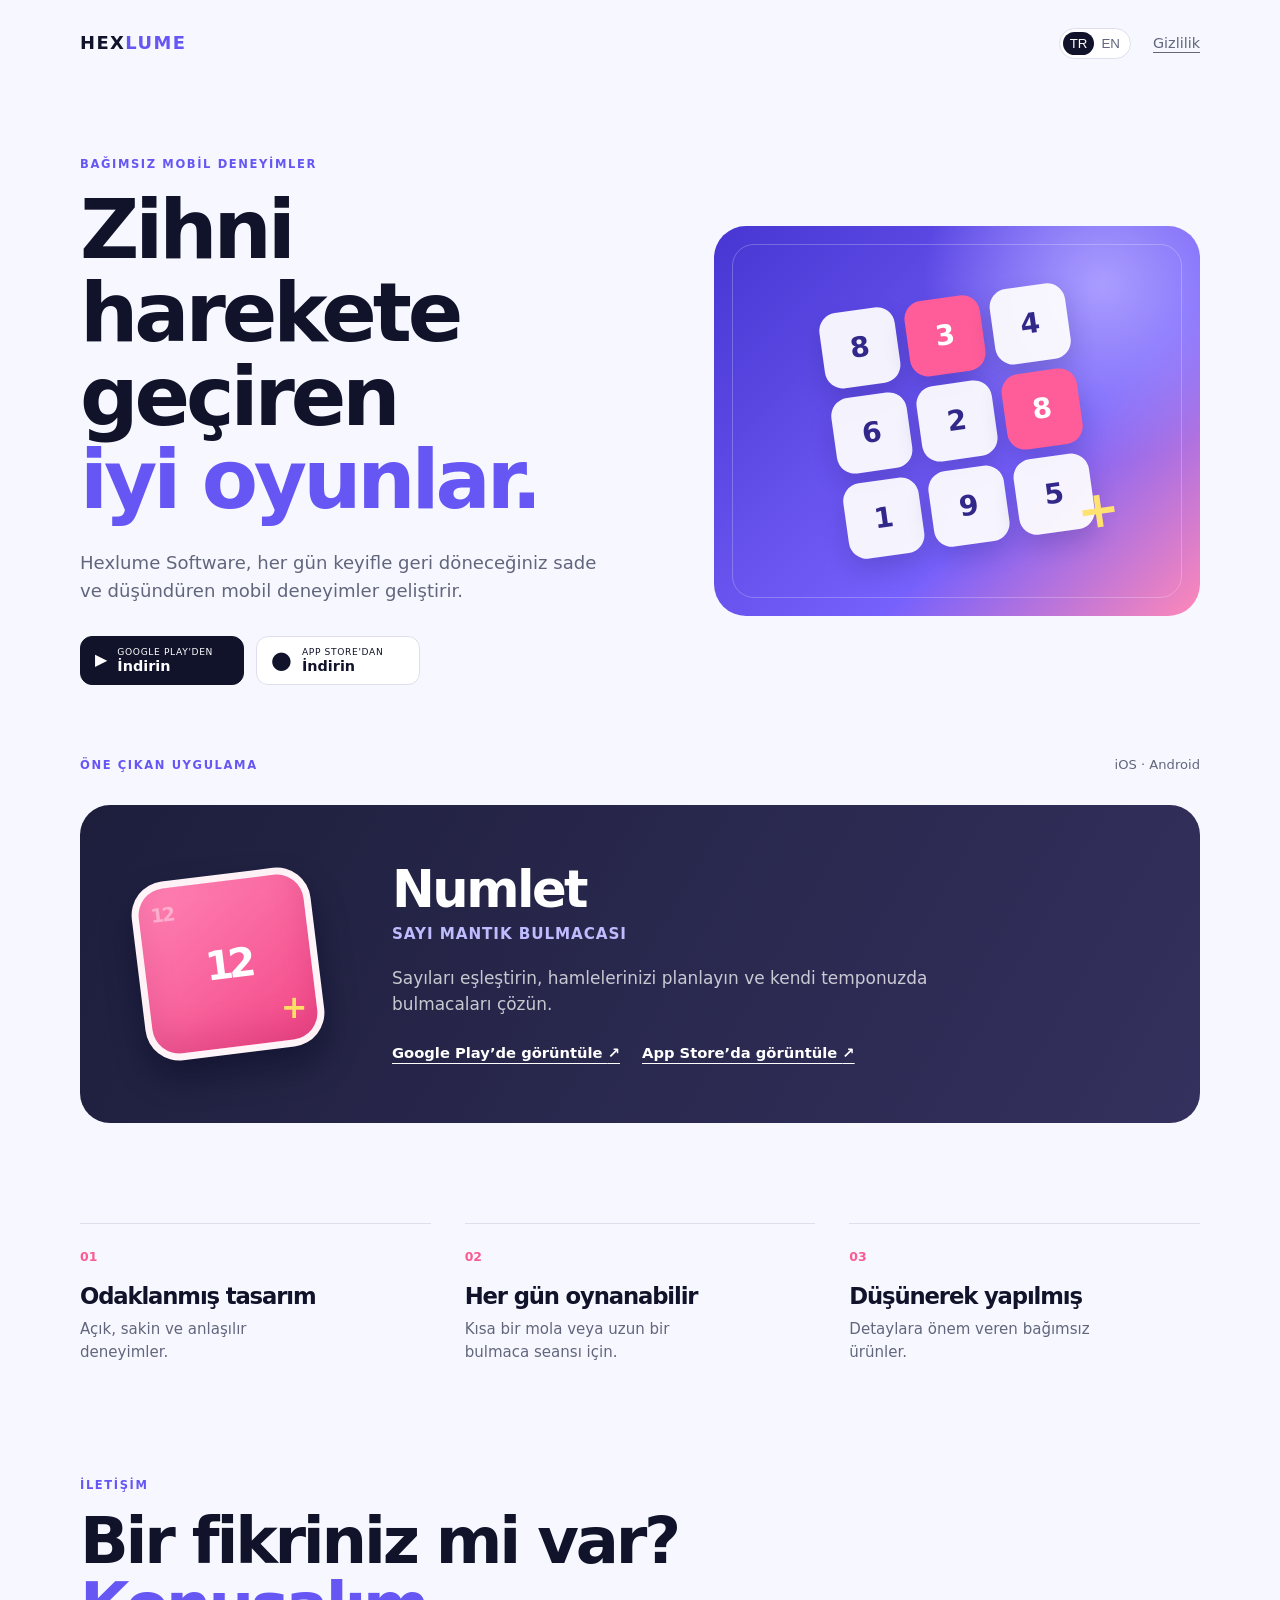
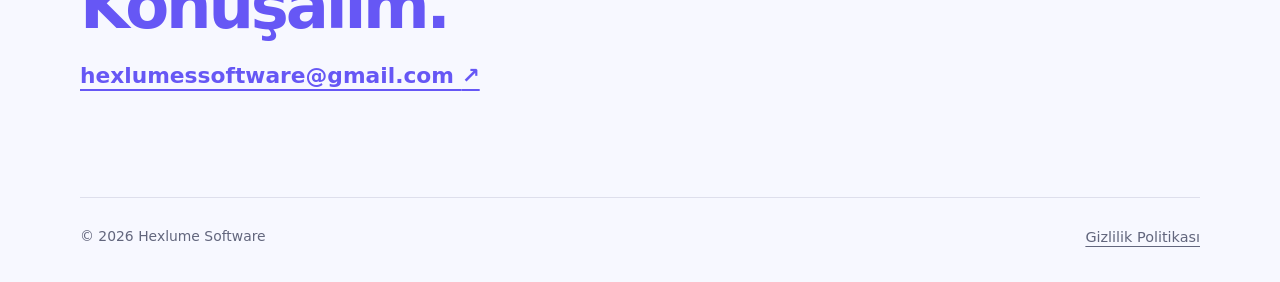
<file: index.html>
<!doctype html>
<html lang="tr">
  <head>
    <meta charset="utf-8">
    <meta name="viewport" content="width=device-width, initial-scale=1">
    <meta name="description" content="Hexlume Software — thoughtful mobile games and apps.">
    <title>Hexlume Software — Numlet</title>
    <link rel="stylesheet" href="styles.css">
  </head>
  <body>
    <header class="site-header">
      <a class="brand" href="index.html" aria-label="Hexlume Software home">HEX<span>LUME</span></a>
      <div class="header-actions">
        <div class="language-switcher" role="group" aria-label="Language selection">
          <button class="language active" type="button" data-language="tr" aria-pressed="true">TR</button>
          <button class="language" type="button" data-language="en" aria-pressed="false">EN</button>
        </div>
        <a class="header-link" href="privacy.html" data-i18n="privacyNav">Gizlilik</a>
      </div>
    </header>
    <main>
      <section class="hero" aria-labelledby="page-title">
        <div class="hero-copy">
          <p class="eyebrow" data-i18n="eyebrow">BAĞIMSIZ MOBİL DENEYİMLER</p>
          <h1 id="page-title" data-i18n-html="headline">Zihni harekete geçiren<br><em>iyi oyunlar.</em></h1>
          <p class="intro" data-i18n="intro">Hexlume Software, her gün keyifle geri döneceğiniz sade ve düşündüren mobil deneyimler geliştirir.</p>
          <div class="store-row" aria-label="Download Numlet">
            <a class="store-button primary" href="https://play.google.com/store/apps/details?id=com.numbermatchpuzzle.app" target="_blank" rel="noopener noreferrer"><span class="store-mark">▶</span><span><small data-i18n="googleSmall">GOOGLE PLAY'DEN</small><strong data-i18n="googleName">İndirin</strong></span></a>
            <a class="store-button" href="https://apps.apple.com/cy/app/numlet-number-logic-puzzle/id6760181329?l=tr" target="_blank" rel="noopener noreferrer"><span class="apple-mark">●</span><span><small data-i18n="appleSmall">APP STORE'DAN</small><strong data-i18n="appleName">İndirin</strong></span></a>
          </div>
        </div>
        <div class="hero-art" aria-hidden="true"><div class="number-grid"><span>8</span><span>3</span><span>4</span><span>6</span><span>2</span><span>8</span><span>1</span><span>9</span><span>5</span><i>+</i></div></div>
      </section>
      <section class="app-section" aria-labelledby="app-title">
        <div class="section-heading"><p class="eyebrow" data-i18n="featured">ÖNE ÇIKAN UYGULAMA</p><span data-i18n="available">iOS · Android</span></div>
        <article class="app-card">
          <div class="app-icon" aria-hidden="true"><span>12</span><b>+</b><em>12</em></div>
          <div class="app-copy">
            <h2 id="app-title">Numlet</h2>
            <p class="app-subtitle" data-i18n="appSubtitle">Sayı Mantık Bulmacası</p>
            <p data-i18n="appDescription">Sayıları eşleştirin, hamlelerinizi planlayın ve kendi temponuzda bulmacaları çözün.</p>
            <div class="card-links"><a href="https://play.google.com/store/apps/details?id=com.numbermatchpuzzle.app" target="_blank" rel="noopener noreferrer" data-i18n-html="googleLink">Google Play’de görüntüle <span aria-hidden="true">↗</span></a><a href="https://apps.apple.com/cy/app/numlet-number-logic-puzzle/id6760181329?l=tr" target="_blank" rel="noopener noreferrer" data-i18n-html="appleLink">App Store’da görüntüle <span aria-hidden="true">↗</span></a></div>
          </div>
        </article>
      </section>
      <section class="values" aria-label="Hexlume approach">
        <div><span>01</span><h2 data-i18n="valueOneTitle">Odaklanmış tasarım</h2><p data-i18n="valueOneText">Açık, sakin ve anlaşılır deneyimler.</p></div>
        <div><span>02</span><h2 data-i18n="valueTwoTitle">Her gün oynanabilir</h2><p data-i18n="valueTwoText">Kısa bir mola veya uzun bir bulmaca seansı için.</p></div>
        <div><span>03</span><h2 data-i18n="valueThreeTitle">Düşünerek yapılmış</h2><p data-i18n="valueThreeText">Detaylara önem veren bağımsız ürünler.</p></div>
      </section>
      <section class="contact" aria-labelledby="contact-title"><p class="eyebrow" data-i18n="contactEyebrow">İLETİŞİM</p><h2 id="contact-title" data-i18n-html="contactTitle">Bir fikriniz mi var?<br><em>Konuşalım.</em></h2><a class="email" href="mailto:hexlumessoftware@gmail.com">hexlumessoftware@gmail.com <span aria-hidden="true">↗</span></a></section>
    </main>
    <footer><span>© <span id="year"></span> Hexlume Software</span><a href="privacy.html" data-i18n="privacyFooter">Gizlilik Politikası</a></footer>
    <script src="script.js"></script>
  </body>
</html>
</file>
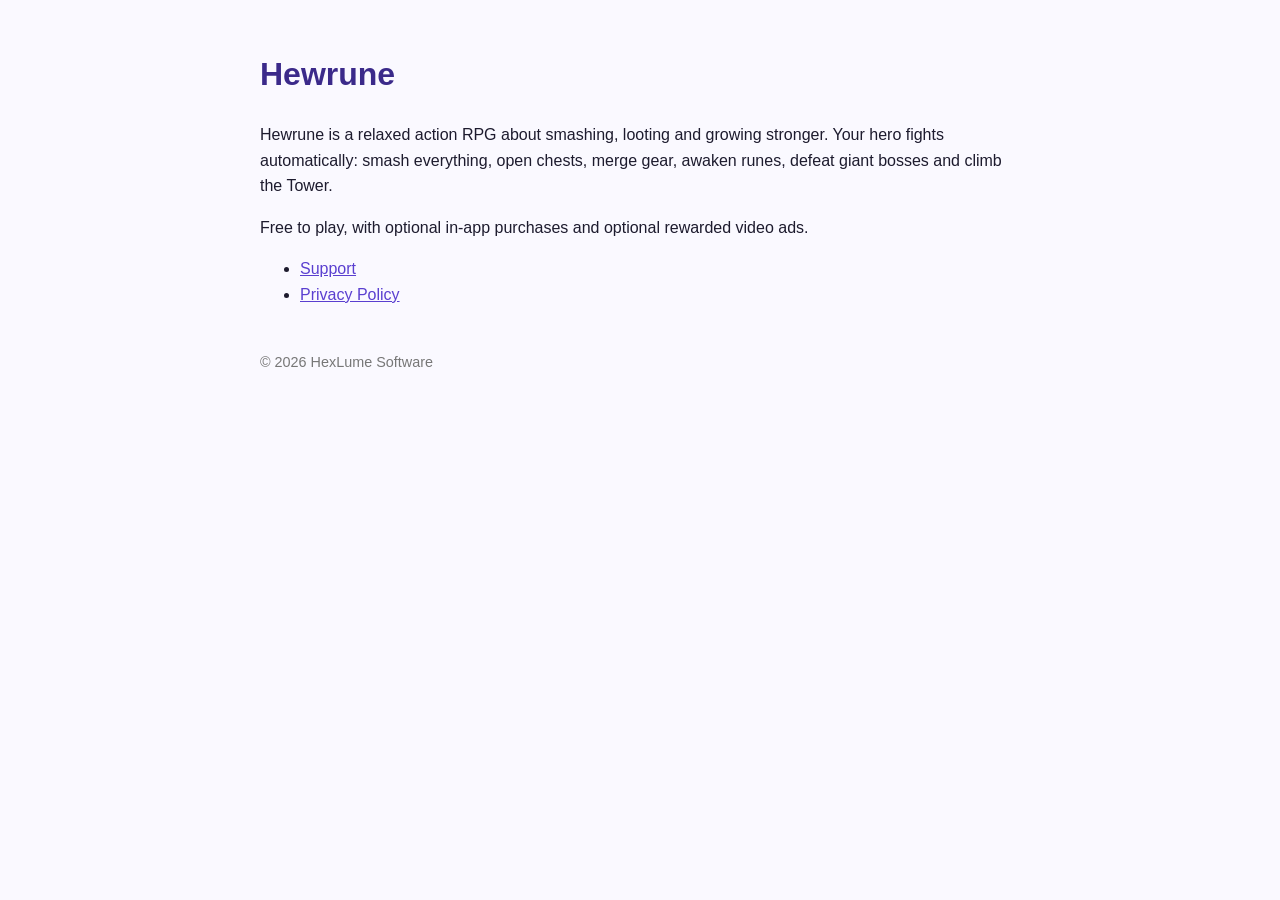
<file: hewrune/index.html>
<!doctype html><html lang="en"><head><meta charset="utf-8"><meta name="viewport" content="width=device-width,initial-scale=1"><title>Hewrune</title><style>body{font-family:-apple-system,Segoe UI,Roboto,sans-serif;max-width:760px;margin:0 auto;padding:28px 18px;line-height:1.6;color:#1d1b2e;background:#faf9ff}h1,h2{color:#3b2a8a}h2{margin-top:1.6em}a{color:#5a3fd0}footer{margin-top:3em;color:#777;font-size:.9em}</style></head><body><h1>Hewrune</h1>
<p>Hewrune is a relaxed action RPG about smashing, looting and growing stronger. Your hero fights automatically: smash everything, open chests, merge gear, awaken runes, defeat giant bosses and climb the Tower.</p>
<p>Free to play, with optional in-app purchases and optional rewarded video ads.</p>
<ul><li><a href="support/">Support</a></li><li><a href="privacy/">Privacy Policy</a></li></ul><footer>&copy; 2026 HexLume Software</footer></body></html>
</file>
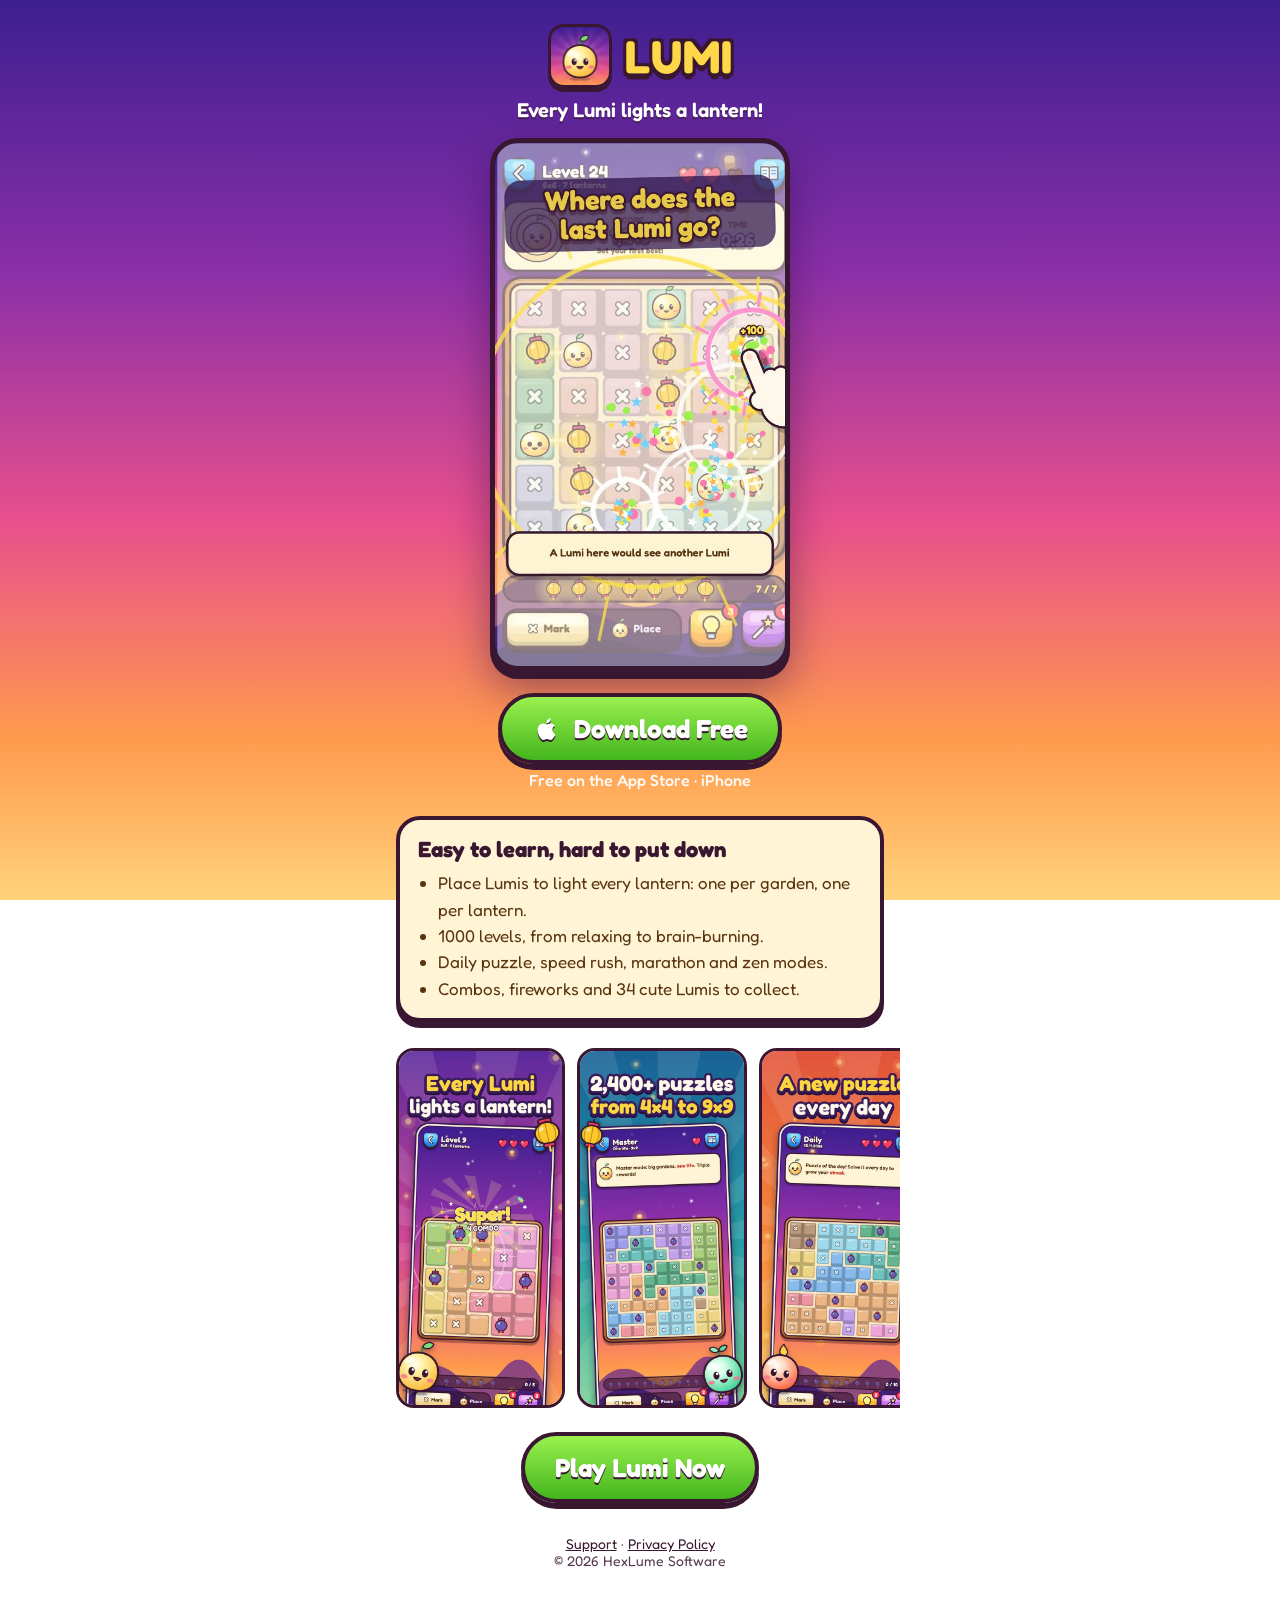
<file: lumi/index.html>
<!doctype html>
<html lang="en">
<head>
<meta charset="utf-8">
<meta name="viewport" content="width=device-width,initial-scale=1,viewport-fit=cover">
<title>Lumi: Lantern Logic Puzzle</title>
<meta name="description" content="Every Lumi lights a lantern! A cozy daily logic puzzle that is easy to learn and hard to put down. Free on the App Store.">
<meta property="og:title" content="Lumi: Lantern Logic Puzzle">
<meta property="og:description" content="Every Lumi lights a lantern! Free on the App Store.">
<meta property="og:image" content="https://feridunkarakas.github.io/hexlume-software/lumi/assets/poster_en.jpg">
<meta name="apple-itunes-app" content="app-id=6833493516">
<link rel="icon" href="assets/icon.png">
<link rel="preconnect" href="https://fonts.googleapis.com">
<link rel="preconnect" href="https://fonts.gstatic.com" crossorigin>
<link href="https://fonts.googleapis.com/css2?family=Fredoka:wght@500;600;700&display=swap" rel="stylesheet">
<style>
:root{--ink:#3a1730;--cream:#fff4d6;--green1:#9bf04f;--green2:#43b61d}
*{box-sizing:border-box}
html,body{margin:0}
body{font-family:Fredoka,-apple-system,Segoe UI,Roboto,sans-serif;color:#fff;min-height:100vh;
  background:linear-gradient(180deg,#3d1f8f 0%,#8a2fa8 30%,#e8508c 58%,#ff9a4d 82%,#ffd27a 100%) fixed}
.wrap{max-width:520px;margin:0 auto;padding:20px 16px 40px;text-align:center}
.top{display:flex;align-items:center;justify-content:center;gap:12px;margin-top:4px}
.top img{width:64px;height:64px;border-radius:16px;border:3px solid var(--ink);box-shadow:0 4px 0 var(--ink)}
.top h1{margin:0;font-size:46px;font-weight:700;color:#ffd84a;letter-spacing:1px;
  text-shadow:0 0 0 var(--ink),-3px -3px 0 var(--ink),3px -3px 0 var(--ink),-3px 3px 0 var(--ink),3px 3px 0 var(--ink),0 6px 0 var(--ink)}
.tag{font-size:20px;font-weight:600;margin:10px 0 16px;text-shadow:0 2px 0 rgba(58,23,48,.6)}
.phone{width:min(300px,78vw);aspect-ratio:9/16;margin:0 auto;border-radius:28px;overflow:hidden;
  border:5px solid var(--ink);box-shadow:0 8px 0 var(--ink),0 18px 40px rgba(40,10,60,.45);background:#2a1450}
.phone video{width:100%;height:100%;object-fit:cover;display:block}
.cta{display:inline-flex;align-items:center;gap:12px;margin:22px auto 6px;padding:16px 30px;border-radius:999px;
  background:linear-gradient(180deg,var(--green1),var(--green2));color:#fff;text-decoration:none;font-size:26px;font-weight:700;
  border:4px solid var(--ink);box-shadow:0 6px 0 var(--ink);text-shadow:0 2px 0 var(--ink);animation:pulse 1.6s ease-in-out infinite}
.cta svg{width:30px;height:30px;fill:#fff;filter:drop-shadow(0 2px 0 var(--ink))}
.cta:active{transform:translateY(4px);box-shadow:0 2px 0 var(--ink)}
@keyframes pulse{50%{transform:scale(1.05)}}
.free{font-size:16px;font-weight:500;opacity:.95;margin-bottom:26px}
.feat{background:var(--cream);color:#5a3410;border:4px solid var(--ink);border-radius:24px;box-shadow:0 6px 0 var(--ink);
  padding:16px 18px;text-align:left;margin:0 0 22px}
.feat h2{margin:0 0 8px;font-size:22px;color:var(--ink)}
.feat ul{margin:0;padding-left:20px;font-size:17px;line-height:1.55}
.shots{display:flex;gap:12px;overflow-x:auto;scroll-snap-type:x mandatory;padding:4px 2px 14px;margin:0 -16px;padding-left:16px}
.shots img{height:360px;border-radius:18px;border:3px solid var(--ink);scroll-snap-align:center;flex:none}
.cta2{margin-top:10px}
footer{margin-top:26px;font-size:14px;color:rgba(58,23,48,.85)}
footer a{color:var(--ink)}
</style>
</head>
<body>
<div class="wrap">
  <div class="top"><img src="assets/icon.png" alt="Lumi"><h1>LUMI</h1></div>
  <div class="tag" data-t="tag">Every Lumi lights a lantern!</div>
  <div class="phone"><video id="tr" autoplay muted loop playsinline preload="auto" poster="assets/poster_en.jpg"><source src="assets/trailer_en.mp4" type="video/mp4"></video></div>
  <a class="cta" href="https://apps.apple.com/app/id6833493516" id="dl">
    <svg viewBox="0 0 24 24" aria-hidden="true"><path d="M16.37 12.6c-.02-2.2 1.8-3.26 1.88-3.31-1.03-1.5-2.62-1.7-3.18-1.73-1.35-.14-2.65.8-3.33.8-.7 0-1.75-.78-2.88-.76-1.48.02-2.85.86-3.61 2.19-1.54 2.67-.39 6.62 1.1 8.79.74 1.06 1.61 2.25 2.75 2.2 1.11-.04 1.52-.71 2.86-.71 1.33 0 1.71.71 2.88.69 1.19-.02 1.94-1.07 2.66-2.14.84-1.23 1.19-2.42 1.2-2.48-.03-.01-2.31-.89-2.33-3.54zM14.18 6.13c.6-.74 1.01-1.75.9-2.77-.87.04-1.94.59-2.56 1.32-.56.64-1.05 1.68-.92 2.67.98.08 1.97-.49 2.58-1.22z"/></svg>
    <span data-t="cta">Download Free</span>
  </a>
  <div class="free" data-t="free">Free on the App Store · iPhone</div>
  <div class="feat">
    <h2 data-t="h">Easy to learn, hard to put down</h2>
    <ul>
      <li data-t="f1">Place Lumis to light every lantern: one per garden, one per lantern.</li>
      <li data-t="f2">1000 levels, from relaxing to brain-burning.</li>
      <li data-t="f3">Daily puzzle, speed rush, marathon and zen modes.</li>
      <li data-t="f4">Combos, fireworks and 34 cute Lumis to collect.</li>
    </ul>
  </div>
  <div class="shots" id="shots"></div>
  <a class="cta cta2" href="https://apps.apple.com/app/id6833493516"><span data-t="cta2">Play Lumi Now</span></a>
  <footer><a href="support/" data-t="sup">Support</a> · <a href="privacy/" data-t="priv">Privacy Policy</a><br>&copy; 2026 HexLume Software</footer>
</div>
<script>
(function(){
  var T={tr:{tag:"Her Lumi bir fener yakar!",cta:"Ücretsiz İndir",free:"App Store'da ücretsiz · iPhone",h:"Öğrenmesi kolay, bırakması zor",
    f1:"Lumileri yerleştir, bütün fenerleri yak: her bahçeye bir, her fenere bir Lumi.",f2:"Rahatlatıcıdan beyin yakana 1000 bölüm.",
    f3:"Günlük bulmaca, Hız Turu, Maraton ve Rahat mod.",f4:"Kombolar, havai fişekler ve toplanacak 34 sevimli Lumi.",cta2:"Hemen Oyna",sup:"Destek",priv:"Gizlilik Politikası"}};
  var q=new URLSearchParams(location.search).get("lang");
  var lang=q||((navigator.language||"en").toLowerCase().indexOf("tr")===0?"tr":"en");
  if(lang==="tr"){document.documentElement.lang="tr";
    document.querySelectorAll("[data-t]").forEach(function(e){var k=e.getAttribute("data-t");if(T.tr[k])e.textContent=T.tr[k];});
    var v=document.getElementById("tr");v.poster="assets/poster_tr.jpg";v.querySelector("source").src="assets/trailer_tr.mp4";v.load();}
  var s=document.getElementById("shots");
  ["1_fener","2_bulmaca","3_gunluk","6_koleksiyon"].forEach(function(n){var i=new Image();i.loading="lazy";i.alt="Lumi";i.src="assets/"+(lang==="tr"?"tr":"en")+"_"+n+".jpg";s.appendChild(i);});
})();
</script>
</body>
</html>
</file>
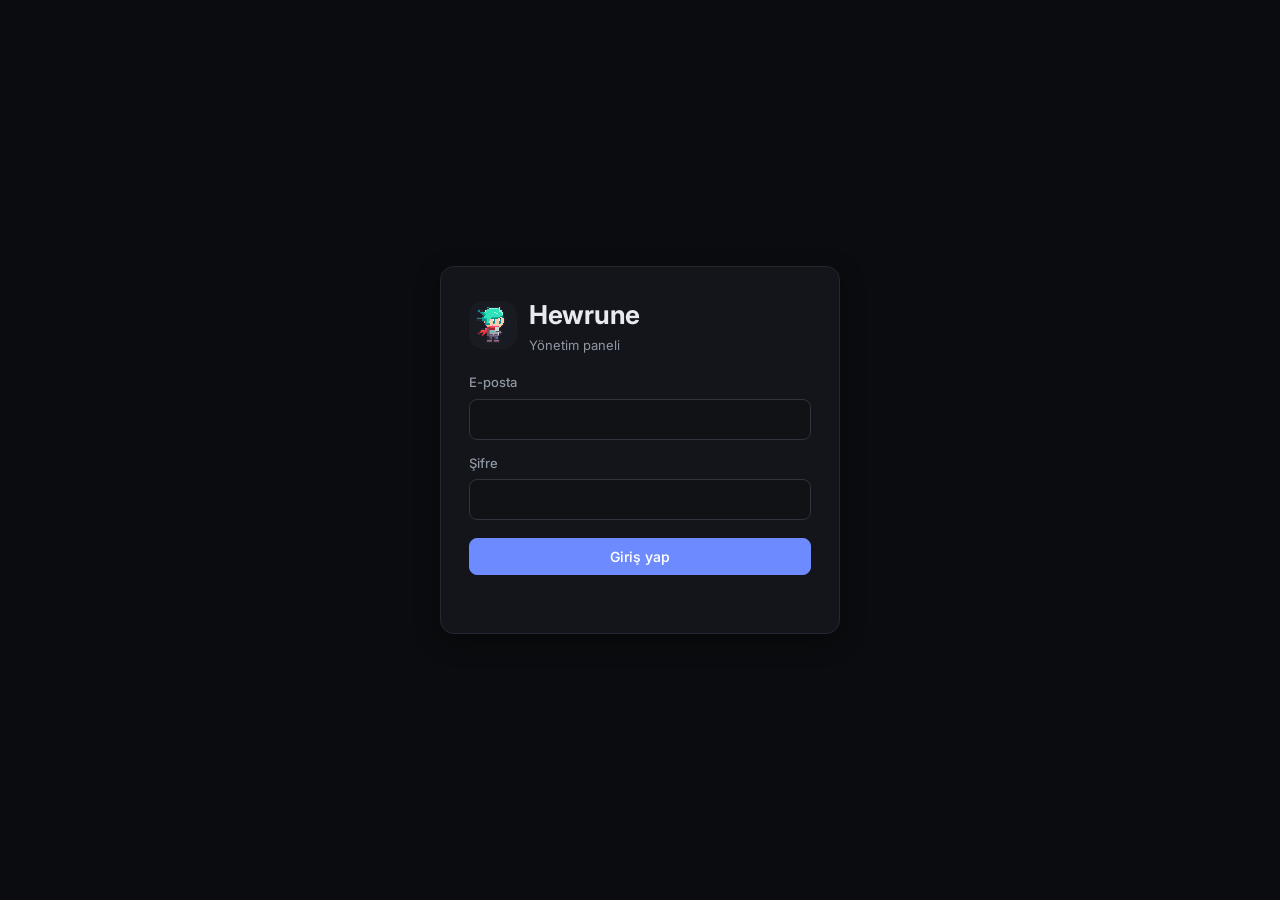
<file: hewrune/admin/index.html>
<!doctype html>
<html lang="tr">
<head>
<meta charset="utf-8">
<meta name="viewport" content="width=device-width, initial-scale=1">
<meta name="robots" content="noindex, nofollow">
<title>Hewrune Admin</title>
<!-- Tur 74: Hewrune admin paneli; Tur 76: yeni görünüm (yan menü, görsel etkinlik kartları, modal onaylar) + 3 yeni etkinlik türü.
     Kaynak: rune-hunter/docs/admin/index.html; yayın: hexlume-software/hewrune/admin/.
     Sunucu: supabase/migrations/0007_admin_liveops.sql + 0011_more_events.sql (her işlem sunucuda rh_is_admin ile denetlenir).
     Harici betik yok: Supabase Auth + REST uçlarına doğrudan fetch. Kullanıcı verisi yalnız textContent ile yazılır.
     İkonlar oyunun kendi çizimleri (data URI). -->
<link rel="preconnect" href="https://fonts.googleapis.com">
<link rel="preconnect" href="https://fonts.gstatic.com" crossorigin>
<link href="https://fonts.googleapis.com/css2?family=Fredoka:wght@500;600;700&family=Inter:wght@400;500;600&display=swap" rel="stylesheet">
<style>
:root {
	--bg: #0f0b1a; --bg2: #151025; --panel: #1b1530; --panel2: #231b3d; --panel3: #2c2350; --line: #342a55; --line2: #463a70;
	--text: #efeafc; --muted: #a39bc2; --dim: #776f96;
	--accent: #8b5cf6; --accent2: #5ab4ff; --good: #3fcf7f; --bad: #f05d5d; --gold: #f9c22b;
	--radius: 18px; --shadow: 0 10px 30px rgba(0, 0, 0, .35);
}
* { box-sizing: border-box; }
html, body { margin: 0; }
body { background: radial-gradient(1200px 600px at 80% -10%, #2a1a52 0%, transparent 60%), var(--bg); color: var(--text);
	font: 15px/1.5 Inter, -apple-system, BlinkMacSystemFont, "Segoe UI", Roboto, sans-serif; min-height: 100vh; }
h1, h2, h3, .brand, .stat b, .ev-name { font-family: Fredoka, Inter, sans-serif; letter-spacing: .2px; }
img.px { image-rendering: pixelated; }
button { font: inherit; font-weight: 600; color: var(--text); background: var(--panel2); border: 1px solid var(--line2); border-radius: 12px;
	padding: 9px 16px; cursor: pointer; transition: transform .08s, border-color .15s, background .15s; }
button:hover { border-color: var(--accent); }
button:active { transform: translateY(1px); }
button.primary { background: linear-gradient(180deg, #9a6cff, #7646e8); border-color: #9a6cff; box-shadow: 0 4px 14px rgba(139, 92, 246, .35); }
button.danger { background: linear-gradient(180deg, #e8555c, #c23a45); border-color: #f06a70; }
button.ghost { background: transparent; }
button.soft-danger { background: rgba(240, 93, 93, .12); border-color: rgba(240, 93, 93, .5); color: #ffb3b3; }
button.soft-ok { background: rgba(63, 207, 127, .12); border-color: rgba(63, 207, 127, .5); color: #a6f0c6; }
button:disabled { opacity: .5; cursor: default; transform: none; }
input, select { font: inherit; color: var(--text); background: var(--bg2); border: 1px solid var(--line2); border-radius: 12px; padding: 10px 12px; width: 100%; }
input:focus, select:focus { outline: none; border-color: var(--accent); box-shadow: 0 0 0 3px rgba(139, 92, 246, .25); }
label { display: block; color: var(--muted); font-size: 13px; font-weight: 500; margin: 14px 0 6px; }
.hidden { display: none !important; }
.muted { color: var(--muted); }
.small { font-size: 13px; }

/* giriş */
#login { min-height: 100vh; display: grid; place-items: center; padding: 16px; }
.login-card { width: 100%; max-width: 400px; background: var(--panel); border: 1px solid var(--line); border-radius: 24px; padding: 28px; box-shadow: var(--shadow); }
.login-card .logo { display: flex; align-items: center; gap: 12px; margin-bottom: 18px; }
.login-card .logo img { width: 48px; height: 48px; background: var(--panel2); border-radius: 14px; padding: 6px; }
.login-card h1 { margin: 0; font-size: 26px; }

/* iskelet */
.shell { display: grid; grid-template-columns: 250px 1fr; min-height: 100vh; }
aside { background: rgba(21, 16, 37, .85); border-right: 1px solid var(--line); padding: 20px 14px; position: sticky; top: 0; height: 100vh; display: flex; flex-direction: column; gap: 6px; }
.brand { display: flex; align-items: center; gap: 10px; font-size: 22px; font-weight: 700; padding: 0 8px 18px; }
.brand img { width: 38px; height: 38px; background: var(--panel2); border-radius: 12px; padding: 5px; }
.brand small { display: inline-block; font: 600 11px Inter, sans-serif; color: #d9c8ff; background: rgba(139, 92, 246, .25); border: 1px solid rgba(139, 92, 246, .5); padding: 2px 8px; border-radius: 99px; margin-left: 2px; }
nav#tabs { display: flex; flex-direction: column; gap: 4px; }
nav#tabs button { display: flex; align-items: center; gap: 12px; text-align: left; background: transparent; border: 1px solid transparent; color: var(--muted); padding: 11px 12px; }
nav#tabs button svg { width: 20px; height: 20px; flex: none; }
nav#tabs button:hover { color: var(--text); background: var(--panel); }
nav#tabs button.on { color: var(--text); background: var(--panel2); border-color: var(--line2); }
nav#tabs button.on svg { color: var(--accent); }
.side-foot { margin-top: auto; border-top: 1px solid var(--line); padding: 14px 8px 0; }
.side-foot .who { font-size: 13px; color: var(--muted); overflow: hidden; text-overflow: ellipsis; white-space: nowrap; margin-bottom: 10px; }
main { padding: 28px 32px 60px; max-width: 1080px; width: 100%; }
.page-head { display: flex; align-items: flex-end; justify-content: space-between; gap: 12px; flex-wrap: wrap; margin-bottom: 20px; }
.page-head h1 { font-size: 30px; margin: 0; }
.page-head p { margin: 2px 0 0; color: var(--muted); }

.card { background: var(--panel); border: 1px solid var(--line); border-radius: var(--radius); padding: 20px; margin-bottom: 18px; }
.card h2 { font-size: 19px; margin: 0 0 4px; }
.card .sub { color: var(--muted); font-size: 13px; margin: 0 0 14px; }
.card.danger-zone { border-color: rgba(240, 93, 93, .55); background: linear-gradient(180deg, rgba(240, 93, 93, .06), transparent 60%), var(--panel); }
.row { display: flex; gap: 10px; flex-wrap: wrap; align-items: flex-end; }
.row > * { flex: 1 1 160px; }
.row > .fit { flex: 0 0 auto; }
textarea { width: 100%; min-height: 70px; resize: vertical; font: inherit; color: inherit; background: var(--panel2); border: 1px solid var(--line2); border-radius: 10px; padding: 10px; }
.grant-grid { display: grid; grid-template-columns: repeat(auto-fill, minmax(130px, 1fr)); gap: 8px; }
.grant-grid label { margin: 0 0 4px; font-size: 12px; }

/* özet */
.stats { display: grid; grid-template-columns: repeat(auto-fit, minmax(170px, 1fr)); gap: 12px; margin-bottom: 18px; }
.stat { background: var(--panel); border: 1px solid var(--line); border-radius: 16px; padding: 16px; position: relative; overflow: hidden; }
.stat::before { content: ""; position: absolute; inset: 0 auto 0 0; width: 4px; background: var(--c, var(--accent)); }
.stat b { display: block; font-size: 30px; font-weight: 600; line-height: 1.1; }
.stat span { color: var(--muted); font-size: 13px; }
.live-box { display: flex; align-items: center; gap: 16px; flex-wrap: wrap; }
.live-box .ev-icon { width: 64px; height: 64px; }
.live-box .info { flex: 1 1 220px; }

/* etkinlik kartları */
.ev-grid { display: grid; grid-template-columns: repeat(auto-fill, minmax(160px, 1fr)); gap: 12px; }
.ev-card { text-align: left; display: flex; flex-direction: column; gap: 8px; padding: 14px; border-radius: 16px; background: var(--panel2); border: 2px solid var(--line); min-height: 150px; }
.ev-card:hover { border-color: var(--c); }
.ev-card.sel { border-color: var(--c); background: linear-gradient(180deg, color-mix(in srgb, var(--c) 18%, transparent), transparent 70%), var(--panel2); box-shadow: 0 0 0 4px color-mix(in srgb, var(--c) 18%, transparent); }
.ev-icon { width: 48px; height: 48px; border-radius: 50%; display: grid; place-items: center; background: color-mix(in srgb, var(--c) 22%, transparent); border: 2px solid color-mix(in srgb, var(--c) 70%, transparent); flex: none; }
.ev-icon img { width: 62%; height: 62%; object-fit: contain; }
.ev-name { font-size: 17px; font-weight: 600; }
.ev-desc { color: var(--muted); font-size: 13px; font-weight: 400; line-height: 1.4; }
.seg { display: flex; flex-wrap: wrap; gap: 6px; }
.seg button { padding: 8px 14px; border-radius: 99px; background: var(--bg2); }
.seg button.on { background: var(--accent); border-color: var(--accent); }
.preview { display: flex; align-items: center; gap: 14px; background: var(--bg2); border: 1px dashed var(--line2); border-radius: 16px; padding: 14px; margin-top: 18px; }
.preview .pill { display: flex; align-items: center; gap: 12px; background: #140e24; border: 3px solid var(--c); border-radius: 18px; padding: 8px 18px 8px 10px; box-shadow: 0 0 18px color-mix(in srgb, var(--c) 35%, transparent); }
.preview .pill .ev-icon { width: 40px; height: 40px; }
.preview .pill small { display: block; font-weight: 700; font-size: 11px; letter-spacing: .6px; color: color-mix(in srgb, var(--c) 60%, white); }
.preview .pill b { font-family: Fredoka, sans-serif; font-size: 18px; }

.list-item { display: flex; gap: 14px; align-items: flex-start; padding: 14px; border-radius: 14px; background: var(--panel2); border: 1px solid var(--line); margin-top: 10px; border-left: 4px solid var(--c, var(--line2)); }
.list-item .grow { flex: 1 1 auto; min-width: 0; }
.list-item .top { display: flex; justify-content: space-between; gap: 8px; flex-wrap: wrap; align-items: center; }
.list-item .meta { color: var(--muted); font-size: 13px; }
.actions { display: flex; gap: 6px; flex-wrap: wrap; margin-top: 10px; }
.actions button { padding: 6px 12px; font-size: 13px; border-radius: 10px; }
.badge { display: inline-flex; align-items: center; gap: 5px; font-size: 12px; font-weight: 600; padding: 2px 9px; border-radius: 99px; margin-left: 8px; background: var(--bg2); border: 1px solid var(--line2); vertical-align: middle; }
.badge.active { border-color: var(--good); color: #a6f0c6; }
.badge.active::before { content: ""; width: 7px; height: 7px; border-radius: 50%; background: var(--good); box-shadow: 0 0 8px var(--good); }
.badge.scheduled { border-color: var(--accent2); color: #b6dcff; }
.badge.ended { color: var(--dim); }
.badge.banned { border-color: var(--bad); color: #ffb3b3; }
.badge.hidden-b { border-color: var(--gold); color: #ffe08a; }
.badge.gc { border-color: var(--good); color: #a6f0c6; }
.section-title { font-size: 13px; font-weight: 600; text-transform: uppercase; letter-spacing: .8px; color: var(--dim); margin: 18px 0 2px; }
.avatar { width: 42px; height: 42px; border-radius: 12px; display: grid; place-items: center; font: 700 18px Fredoka, sans-serif; background: var(--panel3); flex: none; }
.empty { text-align: center; color: var(--muted); padding: 26px 10px; }
.chips { display: flex; flex-wrap: wrap; gap: 6px; margin-top: 12px; }
.chip { display: inline-flex; align-items: center; gap: 6px; background: var(--panel2); border: 1px solid var(--line2); border-radius: 99px; padding: 4px 6px 4px 12px; font-size: 13px; }
.chip button { padding: 0 8px; border-radius: 99px; font-size: 13px; line-height: 20px; }
.chip.allow { border-color: rgba(63, 207, 127, .5); }
.toggle { display: inline-flex; align-items: center; gap: 10px; }
.switch { width: 50px; height: 28px; border-radius: 99px; background: var(--line2); position: relative; border: none; padding: 0; }
.switch::after { content: ""; position: absolute; top: 3px; left: 3px; width: 22px; height: 22px; border-radius: 50%; background: white; transition: left .15s; }
.switch.on { background: var(--good); }
.switch.on::after { left: 25px; }
pre { white-space: pre-wrap; word-break: break-word; margin: 6px 0 0; font-size: 12px; color: var(--muted); background: var(--bg2); border-radius: 10px; padding: 8px 10px; }
.msg { min-height: 20px; margin-top: 10px; font-size: 14px; }
.msg.err { color: #ff9d8a; }
.msg.good { color: #a6f0c6; }

/* bildirim + modal */
#toast { position: fixed; left: 50%; bottom: 24px; transform: translateX(-50%) translateY(20px); background: var(--panel3); border: 1px solid var(--line2); border-radius: 14px; padding: 12px 18px; box-shadow: var(--shadow); opacity: 0; transition: .2s; pointer-events: none; z-index: 30; max-width: calc(100% - 32px); }
#toast.show { opacity: 1; transform: translateX(-50%); }
#toast.err { border-color: var(--bad); }
#toast.good { border-color: var(--good); }
#modal { position: fixed; inset: 0; background: rgba(8, 5, 16, .7); backdrop-filter: blur(4px); display: grid; place-items: center; padding: 16px; z-index: 40; }
#modal .box { width: 100%; max-width: 440px; background: var(--panel); border: 1px solid var(--line2); border-radius: 22px; padding: 22px; box-shadow: var(--shadow); }
#modal h3 { margin: 0 0 8px; font-size: 21px; }
#modal p { margin: 0; color: var(--muted); }
#modal .btns { display: flex; justify-content: flex-end; gap: 8px; margin-top: 20px; }

/* oyuncu incele (0016_save_history) */
#inspect { position: fixed; inset: 0; background: rgba(8, 5, 16, .7); backdrop-filter: blur(4px); z-index: 35; overflow-y: auto; padding: 24px 16px; }
#inspect .box { max-width: 860px; margin: 0 auto; background: var(--bg2); border: 1px solid var(--line2); border-radius: 22px; padding: 22px; box-shadow: var(--shadow); }
#inspect .head { display: flex; justify-content: space-between; align-items: flex-start; gap: 12px; margin-bottom: 14px; }
#inspect .head h2 { margin: 0; font-size: 24px; }
#inspect .stats { grid-template-columns: repeat(auto-fit, minmax(150px, 1fr)); }
#inspect .stat b { font-size: 22px; }
.tbl { width: 100%; border-collapse: collapse; font-size: 13px; }
.tbl th { text-align: left; color: var(--dim); font-weight: 600; padding: 6px 8px; border-bottom: 1px solid var(--line); }
.tbl td { padding: 7px 8px; border-bottom: 1px solid var(--line); vertical-align: top; }
.tbl-wrap { overflow-x: auto; }
.note { color: var(--dim); font-size: 12px; margin-top: 8px; }

@media (max-width: 820px) {
	.shell { grid-template-columns: 1fr; grid-template-rows: auto 1fr; align-content: start; }
	aside { position: sticky; top: 0; height: auto; z-index: 10; flex-direction: row; align-items: center; padding: 10px 12px; gap: 8px; border-right: 0; border-bottom: 1px solid var(--line); }
	.brand { padding: 0; font-size: 18px; }
	.brand img { width: 32px; height: 32px; }
	.brand span, .brand small { display: none; }
	nav#tabs { flex-direction: row; overflow-x: auto; flex: 1; scrollbar-width: none; }
	nav#tabs button { flex: none; padding: 8px 10px; gap: 6px; font-size: 14px; }
	nav#tabs button span { display: none; }
	nav#tabs button.on span { display: inline; }
	.side-foot { margin: 0; border: 0; padding: 0; }
	.side-foot .who { display: none; }
	.side-foot button { padding: 8px 10px; }
	main { padding: 18px 16px 50px; }
	.page-head h1 { font-size: 24px; }
}

/* ===== 2026-11-20 modern tema (Feridun: "admin paneli biraz daha modern olsun, karıştı") =====
   Nötr koyu yüzeyler, tek vurgu rengi, düz düğmeler, Inter; oyuncu satırında yalnız ana işlemler, gerisi "⋯" menüsünde. */
:root {
	--bg: #0b0c0f; --bg2: #101216; --panel: #13151a; --panel2: #181b21; --panel3: #20242c; --line: #23272f; --line2: #2e333d;
	--text: #e8eaef; --muted: #9097a3; --dim: #6b7280;
	--accent: #6d8bff; --accent2: #5ab4ff; --good: #34c38f; --bad: #ef5b5b; --gold: #e6b450;
	--radius: 12px; --shadow: 0 8px 24px rgba(0, 0, 0, .35);
}
body { background: var(--bg); font-size: 14px; }
h1, h2, h3, .brand, .stat b, .ev-name, .avatar, .preview .pill b { font-family: Inter, -apple-system, BlinkMacSystemFont, "Segoe UI", Roboto, sans-serif; letter-spacing: -.01em; }
button { border-radius: 8px; padding: 7px 13px; font-weight: 550; background: var(--panel2); border-color: var(--line2); }
button:hover { border-color: #3a404c; background: var(--panel3); }
button.primary { background: var(--accent); border-color: var(--accent); box-shadow: none; color: #fff; }
button.primary:hover { background: #5b7bff; }
button.danger { background: transparent; border-color: rgba(239, 91, 91, .45); color: #ff8f8f; }
button.danger:hover { background: rgba(239, 91, 91, .12); border-color: var(--bad); }
#modal button.danger, #mYes.danger { background: var(--bad); border-color: var(--bad); color: #fff; }
button.soft-danger { background: transparent; border-color: rgba(239, 91, 91, .35); color: #ff9c9c; }
button.soft-ok { background: transparent; border-color: rgba(52, 195, 143, .4); color: #8fe3c2; }
button.ghost { border-color: transparent; color: var(--muted); }
button.ghost:hover { color: var(--text); background: var(--panel2); }
input, select, textarea { border-radius: 8px; background: var(--bg2); border-color: var(--line2); padding: 9px 11px; }
input:focus, select:focus, textarea:focus { border-color: var(--accent); box-shadow: 0 0 0 3px rgba(109, 139, 255, .2); }
.login-card, #modal .box, #inspect .box { border-radius: 14px; }
aside { background: var(--bg2); padding: 18px 12px; }
.brand { font-size: 16px; font-weight: 650; padding: 0 8px 16px; }
.brand img { width: 30px; height: 30px; border-radius: 8px; padding: 3px; }
.brand small { background: var(--panel3); border-color: var(--line2); color: var(--muted); font-weight: 600; }
nav#tabs { gap: 2px; }
nav#tabs button { padding: 8px 10px; gap: 10px; font-weight: 500; border-radius: 8px; }
nav#tabs button svg { width: 17px; height: 17px; }
nav#tabs button.on { background: var(--panel3); border-color: transparent; }
main { padding: 28px 36px 60px; max-width: 1160px; }
.page-head { margin-bottom: 18px; padding-bottom: 14px; border-bottom: 1px solid var(--line); }
.page-head h1 { font-size: 22px; font-weight: 650; }
.page-head p { font-size: 13px; }
.card { border-radius: var(--radius); padding: 18px 20px; }
.card h2 { font-size: 15px; font-weight: 650; }
.card.danger-zone { background: var(--panel); border-color: rgba(239, 91, 91, .35); }
.stats { gap: 10px; }
.stat { border-radius: 10px; padding: 14px 16px; }
.stat::before { display: none; }
.stat b { font-size: 24px; font-weight: 650; }
.stat span { font-size: 12px; text-transform: uppercase; letter-spacing: .04em; }
.list-item { border-radius: 10px; background: var(--panel); border-left-width: 1px; border-left-color: var(--line); padding: 14px 16px; gap: 14px; position: relative; }
.list-item::before { content: ""; position: absolute; left: -1px; top: 12px; bottom: 12px; width: 3px; border-radius: 3px; background: var(--c); opacity: .9; }
.list-item .top b { font-size: 14px; font-weight: 650; }
.list-item .meta { font-size: 12.5px; }
.avatar { width: 36px; height: 36px; border-radius: 50%; font-size: 14px; background: var(--panel3); color: var(--muted); }
.actions { gap: 6px; margin-top: 10px; align-items: center; }
.actions button { padding: 5px 11px; font-size: 12.5px; border-radius: 7px; }
.badge { font-size: 11px; font-weight: 600; padding: 1px 8px; background: transparent; }
.ev-card { border-radius: 10px; border-width: 1px; }
.ev-card.sel { box-shadow: 0 0 0 2px color-mix(in srgb, var(--c) 60%, transparent); }
.seg button { border-radius: 8px; }
.seg button.on { background: var(--accent); }
.tbl th { font-size: 11.5px; text-transform: uppercase; letter-spacing: .04em; }
.tbl tbody tr:hover td { background: var(--panel2); }
#toast { border-radius: 10px; background: var(--panel2); }
/* "⋯" işlem menüsü */
.more { position: relative; }
.more > summary { list-style: none; cursor: pointer; padding: 4px 10px; border: 1px solid var(--line2); border-radius: 7px; color: var(--muted); font-weight: 700; line-height: 20px; user-select: none; }
.more > summary::-webkit-details-marker { display: none; }
.more > summary:hover { color: var(--text); background: var(--panel3); }
.more[open] > summary { color: var(--text); background: var(--panel3); }
.more .menu { position: absolute; right: 0; top: calc(100% + 6px); z-index: 20; min-width: 210px; background: var(--panel2); border: 1px solid var(--line2); border-radius: 10px; padding: 6px; box-shadow: var(--shadow); display: flex; flex-direction: column; gap: 2px; }
.more .menu button { text-align: left; border: 0; background: transparent; padding: 8px 10px; border-radius: 6px; font-size: 13px; color: var(--text); }
.more .menu button:hover { background: var(--panel3); }
.more .menu hr { border: 0; border-top: 1px solid var(--line); margin: 4px 2px; }
.more .menu button.danger { color: #ff8f8f; }
.more .menu button.danger:hover { background: rgba(239, 91, 91, .12); }
</style>
</head>
<body>

<section id="login">
	<div class="login-card">
		<div class="logo"><img class="px" id="loginLogo" alt=""><div><h1>Hewrune</h1><span class="muted small">Yönetim paneli</span></div></div>
		<label for="email">E-posta</label>
		<input id="email" type="email" autocomplete="username">
		<label for="password">Şifre</label>
		<input id="password" type="password" autocomplete="current-password">
		<div style="margin-top:18px"><button class="primary" id="loginBtn" style="width:100%">Giriş yap</button></div>
		<div class="msg" id="loginMsg"></div>
	</div>
</section>

<div id="app" class="shell hidden">
	<aside>
		<div class="brand"><img class="px" id="brandLogo" alt=""><span>Hewrune</span><small>Admin</small></div>
		<nav id="tabs">
			<button data-tab="overview" class="on"><svg viewBox="0 0 24 24" fill="none" stroke="currentColor" stroke-width="2" stroke-linecap="round" stroke-linejoin="round"><rect x="3" y="3" width="7" height="9" rx="2"/><rect x="14" y="3" width="7" height="5" rx="2"/><rect x="14" y="12" width="7" height="9" rx="2"/><rect x="3" y="16" width="7" height="5" rx="2"/></svg><span>Özet</span></button>
			<button data-tab="events"><svg viewBox="0 0 24 24" fill="none" stroke="currentColor" stroke-width="2" stroke-linecap="round" stroke-linejoin="round"><path d="M12 2l2.9 6.3 6.9.7-5.2 4.6 1.5 6.8L12 17l-6.1 3.4 1.5-6.8L2.2 9l6.9-.7z"/></svg><span>Etkinlikler</span></button>
			<button data-tab="players"><svg viewBox="0 0 24 24" fill="none" stroke="currentColor" stroke-width="2" stroke-linecap="round" stroke-linejoin="round"><circle cx="9" cy="8" r="4"/><path d="M2 21c0-3.9 3.1-7 7-7s7 3.1 7 7"/><path d="M16 4.5a4 4 0 0 1 0 7"/><path d="M19 14.5c1.8 1 3 3.1 3 5.5"/></svg><span>Oyuncular</span></button>
			<button data-tab="settings"><svg viewBox="0 0 24 24" fill="none" stroke="currentColor" stroke-width="2" stroke-linecap="round" stroke-linejoin="round"><circle cx="12" cy="12" r="3"/><path d="M19.4 15a1.7 1.7 0 0 0 .3 1.8l.1.1a2 2 0 1 1-2.8 2.8l-.1-.1a1.7 1.7 0 0 0-1.8-.3 1.7 1.7 0 0 0-1 1.5V21a2 2 0 1 1-4 0v-.1a1.7 1.7 0 0 0-1.1-1.5 1.7 1.7 0 0 0-1.8.3l-.1.1a2 2 0 1 1-2.8-2.8l.1-.1a1.7 1.7 0 0 0 .3-1.8 1.7 1.7 0 0 0-1.5-1H3a2 2 0 1 1 0-4h.1a1.7 1.7 0 0 0 1.5-1.1 1.7 1.7 0 0 0-.3-1.8l-.1-.1a2 2 0 1 1 2.8-2.8l.1.1a1.7 1.7 0 0 0 1.8.3H9a1.7 1.7 0 0 0 1-1.5V3a2 2 0 1 1 4 0v.1a1.7 1.7 0 0 0 1 1.5 1.7 1.7 0 0 0 1.8-.3l.1-.1a2 2 0 1 1 2.8 2.8l-.1.1a1.7 1.7 0 0 0-.3 1.8V9a1.7 1.7 0 0 0 1.5 1H21a2 2 0 1 1 0 4h-.1a1.7 1.7 0 0 0-1.5 1z"/></svg><span>Ayarlar</span></button>
			<button data-tab="mail"><svg viewBox="0 0 24 24" fill="none" stroke="currentColor" stroke-width="2" stroke-linecap="round" stroke-linejoin="round"><rect x="2" y="4" width="20" height="16" rx="2"/><path d="m22 6-10 7L2 6"/></svg><span>Kodlar</span></button>
			<button data-tab="feedback"><svg viewBox="0 0 24 24" fill="none" stroke="currentColor" stroke-width="2" stroke-linecap="round" stroke-linejoin="round"><path d="M21 15a2 2 0 0 1-2 2H7l-4 4V5a2 2 0 0 1 2-2h14a2 2 0 0 1 2 2z"/><path d="M8 9h8"/><path d="M8 13h5"/></svg><span>Geri bildirim</span><b class="badge hidden" id="fbBadge" style="margin-left:auto">0</b></button>
			<button data-tab="logs"><svg viewBox="0 0 24 24" fill="none" stroke="currentColor" stroke-width="2" stroke-linecap="round" stroke-linejoin="round"><path d="M12 9v4"/><path d="M12 17h.01"/><path d="M10.3 3.9 1.8 18a2 2 0 0 0 1.7 3h17a2 2 0 0 0 1.7-3L13.7 3.9a2 2 0 0 0-3.4 0z"/></svg><span>Loglar</span></button>
			<button data-tab="log"><svg viewBox="0 0 24 24" fill="none" stroke="currentColor" stroke-width="2" stroke-linecap="round" stroke-linejoin="round"><path d="M14 2H6a2 2 0 0 0-2 2v16a2 2 0 0 0 2 2h12a2 2 0 0 0 2-2V8z"/><path d="M14 2v6h6"/><path d="M8 13h8M8 17h5"/></svg><span>İşlem kaydı</span></button>
		</nav>
		<div class="side-foot">
			<div class="who" id="who"></div>
			<button id="logout" class="ghost" title="Çıkış">Çıkış</button>
		</div>
	</aside>

	<main>
		<!-- ÖZET -->
		<section data-page="overview">
			<div class="page-head"><div><h1>Özet</h1><p>Oyunun şu anki durumu</p></div><button id="refreshStats" class="ghost">Yenile</button></div>
			<div class="stats" id="stats"></div>
			<div class="card">
				<h2>Şu an oyunda</h2>
				<p class="sub">Süren etkinlik oyunda Menü panelinin en üstünde görünür</p>
				<div id="liveNow"></div>
			</div>
		</section>

		<!-- ETKİNLİKLER -->
		<section data-page="events" class="hidden">
			<div class="page-head"><div><h1>Etkinlikler</h1><p>Başlat, planla, bitir</p></div></div>
			<div class="card">
				<h2>Yeni etkinlik</h2>
				<p class="sub">1. Etkinliği seç</p>
				<div class="ev-grid" id="evKinds"></div>
				<p class="sub" style="margin-top:20px">2. Gücünü ve süresini ayarla</p>
				<label>Çarpan</label>
				<div class="row">
					<div class="seg" id="multSeg" style="flex:3 1 260px"></div>
					<input id="evMult" type="number" min="1" max="10" step="1" value="2" class="fit" style="width:90px" aria-label="Çarpan">
				</div>
				<label>Süre</label>
				<div class="seg" id="durSeg"></div>
				<div class="row">
					<div><label for="evStart">Başlangıç (boş = hemen)</label><input id="evStart" type="datetime-local"></div>
					<div><label for="evNote">Not (yalnız panelde görünür)</label><input id="evNote" maxlength="200" placeholder="ör. 1 Kasım kampanyası"></div>
				</div>
				<div class="preview" id="evPreview"></div>
				<div class="row" style="margin-top:16px;align-items:center">
					<p class="muted small" style="margin:0;flex:3 1 260px">Oyuncular oyunu açınca ya da en geç 10 dakika içinde görür. Panel etkinliği sürerken hafta sonu takvimindeki etkinliğin yerine geçer.</p>
					<button class="primary fit" id="evSave">Etkinliği başlat</button>
				</div>
				<div class="msg" id="evMsg"></div>
			</div>
			<div class="card"><h2>Etkinlik listesi</h2><div id="events"></div></div>
		</section>

		<!-- OYUNCULAR -->
		<section data-page="players" class="hidden">
			<div class="page-head"><div><h1>Oyuncular</h1><p>Ara, yasakla, sıralamadan gizle</p></div></div>
			<div class="card">
				<div class="row">
					<input id="q" placeholder="Ad parçası ya da RH-XXXXXX (boş = son görülenler)" style="flex:3 1 240px">
					<button class="primary fit" id="qBtn">Ara</button>
				</div>
				<div class="msg" id="plMsg"></div>
				<div id="players"><div class="empty">Son görülen oyuncular için boş bırakıp Ara'ya bas.</div></div>
			</div>
		</section>

		<!-- AYARLAR -->
		<section data-page="settings" class="hidden">
			<div class="page-head"><div><h1>Ayarlar</h1><p>Oyun genelindeki kurallar</p></div></div>
			<div class="card">
				<h2>Hafta sonu takvimi</h2>
				<p class="sub">Açıkken her cumartesi-pazar sırayla 2x Boss Ödülü ya da Altın Ağaç Festivali otomatik başlar.</p>
				<div class="toggle"><button class="switch" id="calBtn" aria-label="Hafta sonu takvimi"></button><span id="calText" class="muted"></span></div>
			</div>
			<div class="card">
				<h2>Ad değiştirme</h2>
				<p class="sub">İki ücretsiz ad değişikliği arasındaki süre. Arada değiştirmek isteyen 500 elmas öder.</p>
				<div class="row">
					<div><label for="nickD">Bekleme (gün)</label><input id="nickD" type="number" min="0" step="1"></div>
					<button id="nickSave" class="fit">Kaydet</button>
				</div>
				<div class="msg" id="setMsg"></div>
			</div>
			<div class="card">
				<h2>Yasaklı kelimeler</h2>
				<p class="sub">Oyuncu adlarında. Yalnız a-z harfleri; "izin ver" bir kelimeyi listeden muaf tutar.</p>
				<div class="row">
					<input id="word" placeholder="kelime" style="flex:3 1 200px">
					<select id="wordMode" style="flex:1 1 150px">
						<option value="contains">içinde geçerse</option><option value="exact">tam eşleşme</option><option value="allow">izin ver</option>
					</select>
					<button id="wordAdd" class="fit">Ekle</button>
				</div>
				<div class="msg" id="wordMsg"></div>
				<div class="chips" id="words"></div>
			</div>
			<div class="card danger-zone">
				<h2>Oyunu sıfırla</h2>
				<p class="sub">Admin hesapları dışındaki bütün oyuncular silinir: hesaplar, profiller, sıralama skorları, Game Center bağlantıları, bulut kayıtları, yasaklar. Oyuncunun telefonundaki oyun da bir sonraki açılışta baştan başlar (build 19 ve sonrası; satın alımlar kalır). Etkinlikler, ayarlar, yasaklı kelimeler ve işlem kaydı kalır. Geri alınamaz.</p>
				<div class="row">
					<div><label for="resetConfirm">Onaylamak için SIFIRLA yaz</label><input id="resetConfirm" autocomplete="off"></div>
					<button class="danger fit" id="resetBtn">Oyunu sıfırla</button>
				</div>
				<div class="msg" id="resetMsg"></div>
			</div>
		</section>

		<!-- İŞLEM KAYDI -->
		<!-- PROMOSYON KODLARI (2026-11-03, supabase/migrations/0014_mailbox.sql; Feridun: panelden tek oyuncuya / herkese doğrudan ödül
		     gönderilmez, yalnız kod oluşturulur, kod paylaşılır, kodu giren ödülü alır) -->
		<section data-page="mail" class="hidden">
			<div class="page-head"><div><h1>Promosyon kodları</h1><p>Kod oluştur, ödülünü belirle, kodu paylaş; kodu giren oyuncu ödülü alır</p></div><button id="refreshMail" class="ghost">Yenile</button></div>
			<div class="card">
				<h2>Yeni kod</h2>
				<p class="sub">Oyuncu kodu oyunda Profil &gt; Ayarlar &gt; Promosyon Kodu &gt; Kod Gir ile yazar; ödül Posta Kutusu'na düşer, "Al" ile alır. Her oyuncu bir kodu bir kez kullanabilir.</p>
				<div class="row">
					<div style="flex:2 1 280px"><label for="pcCode">Kod (A-Z, 0-9, _ -)</label><div class="row" style="gap:8px;flex-wrap:nowrap"><input id="pcCode" maxlength="24" placeholder="ör. HEWRUNE2026" style="text-transform:uppercase;flex:1 1 auto;min-width:0"><button class="ghost fit" id="pcRandom" type="button" title="Rastgele kod">Rastgele</button></div></div>
					<div><label for="pcMax">Kaç kişi kullanabilir (0 = sınırsız)</label><input id="pcMax" type="number" min="0" value="0"></div>
					<div><label for="pcDays">Kaç gün geçerli (0 = süresiz)</label><input id="pcDays" type="number" min="0" max="365" value="30"></div>
				</div>
				<label for="pcTitle">Oyuncunun göreceği başlık</label><input id="pcTitle" maxlength="80" placeholder="Promosyon hediyesi">
				<label for="pcBody">Mesaj metni</label><textarea id="pcBody" maxlength="600" placeholder="İsteğe bağlı, ör. Facebook grubumuza hoş geldin!"></textarea>
				<label>Ödül (en az biri)</label><div class="grant-grid" id="pcGrant"></div>
				<div class="row" style="margin-top:16px;align-items:center">
					<p class="muted small" style="margin:0;flex:3 1 260px" id="pcPreview"></p>
					<button class="primary fit" id="pcCreate">Kodu oluştur</button>
				</div>
				<div class="msg" id="pcMsg"></div>
			</div>
			<div class="card"><h2>Kodlar</h2><div id="promoList"></div></div>
		</section>

		<!-- GERİ BİLDİRİM (2026-11-03, supabase/migrations/0015_feedback.sql; oyunda Profil > Ayarlar > Hata / Öneri > Bildir) -->
		<section data-page="feedback" class="hidden">
			<div class="page-head"><div><h1>Geri bildirim</h1><p>Oyuncuların oyundan gönderdiği hata ve öneriler</p></div><button id="refreshFb" class="ghost">Yenile</button></div>
			<div class="card">
				<div class="row" style="align-items:center">
					<div class="seg" id="fbStatus" style="flex:2 1 300px"><button data-s="new" class="on">Yeni</button><button data-s="read">Okundu</button><button data-s="done">Çözüldü</button><button data-s="">Hepsi</button></div>
					<div class="seg" id="fbKind" style="flex:1 1 260px;justify-content:flex-end"><button data-k="" class="on">Tümü</button><button data-k="bug">Hata</button><button data-k="idea">Öneri</button><button data-k="other">Diğer</button></div>
				</div>
				<div id="fbList" style="margin-top:14px"></div>
			</div>
		</section>

		<!-- LOGLAR (2026-11-02, supabase/migrations/0012_client_logs.sql) -->
		<section data-page="logs" class="hidden">
			<div class="page-head"><div><h1>Loglar</h1><p>Oturumlar, hatalar, çökmeler ve oyuncuların nerede bıraktığı</p></div><button id="refreshLogs" class="ghost">Yenile</button></div>
			<div class="card">
				<div class="row">
					<select id="logKind" style="flex:1 1 160px"><option value="sessions" selected>Oturumlar</option><option value="error">Hatalar</option><option value="crash">Çökmeler</option><option value="event">Olaylar</option></select>
					<select id="logDays" style="flex:1 1 140px"><option value="1">Son 24 saat</option><option value="7" selected>Son 7 gün</option><option value="30">Son 30 gün</option></select>
				</div>
				<div class="msg" id="logsMsg"></div>
				<div id="logStats"></div>
				<div id="logGroups"></div>
			</div>
			<div class="card"><h3 style="margin:0 0 6px">Oyuncular nerede bırakıyor</h3><p class="muted" style="margin:0 0 10px">Her oyuncunun ulaştığı en yüksek bölüm</p><div id="logChapters"></div></div>
		</section>

		<section data-page="log" class="hidden">
			<div class="page-head"><div><h1>İşlem kaydı</h1><p>Paneldeki son 100 işlem</p></div><button id="refreshLog" class="ghost">Yenile</button></div>
			<div class="card"><div id="log"></div></div>
		</section>
	</main>
</div>

<div id="toast"></div>
<div id="inspect" class="hidden">
	<div class="box">
		<div class="head"><div><h2 id="inName"></h2><div class="meta" id="inSub" style="color:var(--muted);font-size:13px"></div></div><button class="ghost fit" id="inClose">Kapat</button></div>
		<div class="msg" id="inMsg"></div>
		<div id="inBody"></div>
	</div>
</div>
<div id="modal" class="hidden">
	<div class="box">
		<h3 id="mTitle"></h3>
		<p id="mText"></p>
		<input id="mInput" class="hidden" style="margin-top:14px">
		<div class="btns"><button id="mNo" class="ghost">Vazgeç</button><button id="mYes" class="primary">Tamam</button></div>
	</div>
</div>

<script>
"use strict";
const URL_BASE = "https://ritbwgflitrirtxwtuqw.supabase.co";
const KEY = "sb_publishable_sjep8e4_UVK3cj9QSbmAtg_IMZKjmfC";  // oyunla aynı herkese açık anahtar (data/backend.json > anon_key)
const STORE = "hewrune_admin_session";
const ICONS = {"boss_x2": "[data-uri]", "golden_tree": "[data-uri]", "coin_rain": "[data-uri]", "egg_hunt": "[data-uri]", "rune_fest": "[data-uri]", "events": "[data-uri]", "hero": "[data-uri]"};
// Oyundaki karşılığı: data/economy.json > weekend_event > events (sınırlar sunucuda: 0011_more_events.sql > rh_event_params_ok)
const KINDS = {
	coin_rain: { name: "Altın Yağmuru", param: "coin_mult", max: 10, def: 2, presets: [2, 3, 5], card: "Kırılan nesnelerden daha çok coin düşer.", color: "#ffd84a",
		desc: (m) => `Nesnelerden ${m} kat coin düşer.` },
	egg_hunt: { name: "Yumurta Avı", param: "egg_mult", max: 10, def: 3, presets: [2, 3, 5], card: "Boss ve kule katlarında Pet Yumurtası daha sık düşer.", color: "#7ee07a",
		desc: (m) => `Boss ve kule katlarında Pet Yumurtası şansı ${m} katı (normalde %5).` },
	rune_fest: { name: "Rün Festivali", param: "rune_mult", max: 5, def: 2, presets: [2, 3], card: "Doğuşta (rebirth) daha çok rün kazanılır.", color: "#b98cff",
		desc: (m) => `Doğuşta kazanılan rün ${m} katı.` },
	boss_x2: { name: "Boss Ödülü", param: "mult", max: 10, def: 2, presets: [2, 3, 5], card: "Boss ödülleri (elmas, taş, coin) katlanır.", color: "#ff7a5c",
		desc: (m) => `Boss ödülleri (elmas, taş, coin) ${m} katı.` },
	golden_tree: { name: "Altın Ağaç", param: "golden_mult", max: 20, def: 5, presets: [3, 5, 10], card: "Altın ağaçlar daha sık çıkar.", color: "#f9c22b",
		desc: (m) => `Altın ağaçlar ${m} kat sık çıkar.` },
};
const DURATIONS = [[1, "1 saat"], [3, "3 saat"], [6, "6 saat"], [24, "1 gün"], [48, "2 gün"], [72, "3 gün"], [168, "7 gün"]];
let session = null;
let evKind = "coin_rain";
let evDur = 24;

const $ = (id) => document.getElementById(id);
function el(tag, cls, text) { const e = document.createElement(tag); if (cls) e.className = cls; if (text != null) e.textContent = text; return e; }
function say(id, text, kind) { const m = $(id); m.textContent = text || ""; m.className = "msg" + (kind ? " " + kind : ""); }
function fmt(ts) { if (!ts) return "-"; return new Date(ts).toLocaleString("tr-TR", { dateStyle: "medium", timeStyle: "short" }); }
function ago(ts) {
	if (!ts) return "-";
	const s = (Date.now() - new Date(ts).getTime()) / 1000;
	if (s < 120) return "az önce";
	if (s < 7200) return Math.round(s / 60) + " dk önce";
	if (s < 172800) return Math.round(s / 3600) + " sa önce";
	return Math.round(s / 86400) + " gün önce";
}
function left(ts) {
	const s = Math.max(0, (new Date(ts).getTime() - Date.now()) / 1000);
	const d = Math.floor(s / 86400), h = Math.floor((s % 86400) / 3600), m = Math.floor((s % 3600) / 60);
	return d ? `${d} gün ${h} sa` : h ? `${h} sa ${m} dk` : `${m} dk`;
}
// Tur 86: oyunun hafta sonu takvimi (economy.json > weekend_event: TR saati, cumartesi-pazar, haftalar sırayla boss_x2 / golden_tree).
function weekendNow() {
	const day = Math.floor((Date.now() / 1000 + 3 * 3600) / 86400);
	const wd = ((day + 3) % 7 + 7) % 7;
	if (wd !== 5 && wd !== 6) return null;
	const rot = ["boss_x2", "golden_tree"];
	const kind = rot[((Math.floor((day + 3) / 7)) % rot.length + rot.length) % rot.length];
	const endDay = day + (6 - wd) + 1;
	return { kind, ends: new Date((endDay * 86400 - 3 * 3600) * 1000) };
}
function multOf(e) { const k = KINDS[e.kind]; const p = e.params || {}; return k ? Number(p[k.param] ?? k.def) : null; }
function evTitle(kind, m) { const k = KINDS[kind]; return k ? `${m}x ${k.name}` : kind; }
function evIcon(kind, size) {
	const k = KINDS[kind];
	const box = el("div", "ev-icon");
	box.style.setProperty("--c", k ? k.color : "#8b5cf6");
	if (size) { box.style.width = box.style.height = size + "px"; }
	const img = el("img", "px"); img.alt = ""; img.src = ICONS[kind] || ICONS.events;
	box.append(img);
	return box;
}

// --- bildirim + modal (tarayıcının confirm/prompt kutuları yerine) ---
let toastT = 0;
function toast(text, kind) {
	const t = $("toast"); t.textContent = text; t.className = "show" + (kind ? " " + kind : "");
	clearTimeout(toastT); toastT = setTimeout(() => t.className = "", 2600);
}
function ask(title, text, { yes = "Tamam", danger = false, input = null, placeholder = "Sebep (oyuncuya gösterilir, boş bırakılabilir)" } = {}) {
	return new Promise((resolve) => {
		$("mTitle").textContent = title; $("mText").textContent = text || "";
		$("mInput").classList.toggle("hidden", input === null);
		$("mInput").value = input ?? ""; $("mInput").placeholder = placeholder;
		$("mYes").textContent = yes; $("mYes").className = danger ? "danger" : "primary";
		$("modal").classList.remove("hidden");
		if (input !== null) $("mInput").focus();
		const done = (v) => { $("modal").classList.add("hidden"); $("mYes").onclick = $("mNo").onclick = null; resolve(v); };
		$("mYes").onclick = () => done(input !== null ? $("mInput").value : true);
		$("mNo").onclick = () => done(input !== null ? null : false);
	});
}
document.addEventListener("keydown", (e) => { if (e.key === "Escape" && !$("modal").classList.contains("hidden")) $("mNo").click(); });
document.addEventListener("click", (e) => { document.querySelectorAll("details.more[open]").forEach((d) => { if (!d.contains(e.target)) d.open = false; }); });

function loadSession() { try { session = JSON.parse(localStorage.getItem(STORE) || "null"); } catch (e) { session = null; } }
function saveSession() { try { session ? localStorage.setItem(STORE, JSON.stringify(session)) : localStorage.removeItem(STORE); } catch (e) {} }

// 2026-11-03 (Feridun: "panel sürekli girişe atıyor"): Supabase yenileme anahtarı tek kullanımlık. Aynı anda birkaç istek
// (sekme açılınca Promise.all) ya da iki sekme aynı anahtarı yenileyince ikincisi reddediliyor, start() de her hatada çıkış
// yapıyordu. Artık: yenileme tek seferde (paylaşılan söz), önce başka sekmenin yazdığı yeni oturum okunur, 401'de bir kez yenilenip
// tekrar denenir, süre dolmadan arka planda yenilenir; yalnız sunucu oturumu kesin reddederse girişe dönülür.
class AuthError extends Error {}
async function auth(grant, body) {
	let r;
	try {
		r = await fetch(`${URL_BASE}/auth/v1/token?grant_type=${grant}`, {
			method: "POST", headers: { apikey: KEY, "Content-Type": "application/json" }, body: JSON.stringify(body) });
	} catch (e) { throw new Error("Bağlantı hatası, tekrar dene."); }
	const d = await r.json().catch(() => ({}));
	if (!r.ok || !d.access_token) {
		const m = d.error_description || d.msg || d.error || ("HTTP " + r.status);
		throw r.status >= 400 && r.status < 500 ? new AuthError(m) : new Error(m);
	}
	session = { access_token: d.access_token, refresh_token: d.refresh_token, expires_at: d.expires_at || (Date.now() / 1000 + (d.expires_in || 3600)), email: d.user && d.user.email };
	saveSession();
	scheduleRefresh();
}

let refreshing = null;
function refreshNow() {
	if (!refreshing) refreshing = (async () => {
		const used = session && session.refresh_token;
		loadSession();  // başka sekme yenilemiş olabilir
		if (!session) throw new AuthError("Oturum yok");
		if (session.refresh_token !== used && session.expires_at - 60 > Date.now() / 1000) return scheduleRefresh();
		try { await auth("refresh_token", { refresh_token: session.refresh_token }); }
		catch (e) {
			// Yarış: o arada başka sekme yeni anahtar yazdıysa onu kullan.
			const mine = session && session.refresh_token;
			loadSession();
			if (session && session.refresh_token !== mine && session.expires_at - 60 > Date.now() / 1000) return scheduleRefresh();
			throw e;
		}
	})().finally(() => { refreshing = null; });
	return refreshing;
}
let refreshT = 0;
function scheduleRefresh() {
	clearTimeout(refreshT);
	if (!session) return;
	const ms = Math.max(5000, (session.expires_at - 120) * 1000 - Date.now());
	refreshT = setTimeout(() => refreshNow().catch(onAuthFail), ms);
}
function onAuthFail(e) {
	if (e instanceof AuthError) { say("loginMsg", "Oturum süresi doldu, tekrar giriş yap.", "err"); logout(false); }
}
document.addEventListener("visibilitychange", () => {
	if (document.visibilityState === "visible" && session && session.expires_at - 120 < Date.now() / 1000) refreshNow().catch(onAuthFail);
});
window.addEventListener("storage", (e) => { if (e.key === STORE) { loadSession(); if (session) scheduleRefresh(); else showLogin(); } });

async function ensureToken() {
	if (!session) loadSession();
	if (!session) throw new AuthError("Oturum yok");
	if (session.expires_at - 60 > Date.now() / 1000) return;
	await refreshNow();
}

async function rpc(fn, args, retried = false) {
	await ensureToken().catch((e) => { onAuthFail(e); throw e; });
	let r;
	try {
		r = await fetch(`${URL_BASE}/rest/v1/rpc/${fn}`, {
			method: "POST",
			headers: { apikey: KEY, Authorization: "Bearer " + session.access_token, "Content-Type": "application/json", Accept: "application/json" },
			body: JSON.stringify(args || {}) });
	} catch (e) { throw new Error("Bağlantı hatası, tekrar dene."); }
	const d = await r.json().catch(() => null);
	if (r.status === 401 && !retried) {
		await refreshNow().catch((e) => { onAuthFail(e); throw e; });
		return rpc(fn, args, true);
	}
	if (!r.ok) {
		const m = d && (d.message || d.hint) || ("HTTP " + r.status);
		throw new Error(m === "forbidden" ? "Bu işlem için admin yetkisi gerekiyor" : m);
	}
	return d;
}

function errText(d) {
	const map = { no_player: "Oyuncu bulunamadı", bad_kind_or_params: "Tür ya da çarpan geçersiz (sunucu bu etkinliği tanımıyorsa 0011 SQL'i çalıştırılmalı)",
		bad_time: "Bitiş başlangıçtan sonra olmalı", too_long: "En çok 31 gün sürebilir ve 90 gün içinde bitmeli", no_event: "Etkinlik bulunamadı",
		bad_value: "Geçersiz değer", no_key: "Böyle bir ayar yok", bad_word: "Kelime yalnız a-z harfleri olmalı (2-32)", exhausted: "Yeni ad bulunamadı",
		admin: "Admin hesabı silinemez", not_found: "Oyuncu bulunamadı", confirm: "Onay kodu oyuncunun ID'siyle aynı değil" };
	return map[d && d.error] || (d && d.error) || "Bilinmeyen hata";
}

// --- giriş ---
async function start() {
	loadSession();
	if (!session) return showLogin();
	scheduleRefresh();
	try {
		const me = await rpc("admin_me");
		if (!me.admin) { say("loginMsg", "Bu hesap admin değil.", "err"); logout(false); return; }
		$("who").textContent = me.email || session.email || "";
		$("login").classList.add("hidden");
		$("app").classList.remove("hidden");
		openTab("overview");
		rpc("admin_feedback_list", { p_status: "new", p_limit: 1 }).then((r) => fbBadge(r.counts || {})).catch(() => {});
	} catch (e) {
		// Yalnız oturum kesin geçersizse çıkış; bağlantı / sunucu hatasında oturum korunur, sayfa yenilenince tekrar denenir.
		if (e instanceof AuthError) { say("loginMsg", "Oturum süresi doldu, tekrar giriş yap.", "err"); logout(false); }
		else { showLogin(); say("loginMsg", e.message, "err"); }
	}
}
function showLogin() { $("login").classList.remove("hidden"); $("app").classList.add("hidden"); $("who").textContent = ""; }
function logout(clearMsg = true) { clearTimeout(refreshT); session = null; saveSession(); if (clearMsg) say("loginMsg", ""); showLogin(); }

$("loginBtn").onclick = async () => {
	say("loginMsg", "Giriş yapılıyor…");
	try {
		await auth("password", { email: $("email").value.trim(), password: $("password").value });
		$("password").value = "";
		say("loginMsg", "");
		await start();
	} catch (e) { say("loginMsg", e.message === "Invalid login credentials" ? "E-posta ya da şifre hatalı." : e.message, "err"); }
};
$("password").addEventListener("keydown", (e) => { if (e.key === "Enter") $("loginBtn").click(); });
$("logout").onclick = () => logout();

// --- sekmeler ---
document.querySelectorAll("#tabs button").forEach((b) => b.onclick = () => openTab(b.dataset.tab));
function openTab(name) {
	document.querySelectorAll("#tabs button").forEach((b) => b.classList.toggle("on", b.dataset.tab === name));
	document.querySelectorAll("[data-page]").forEach((p) => p.classList.toggle("hidden", p.dataset.page !== name));
	({ overview: loadStats, events: loadEvents, players: () => {}, settings: loadSettings, logs: loadLogs, mail: loadMail, feedback: loadFeedback, log: loadLog })[name]();
	window.scrollTo(0, 0);
}

// --- özet ---
$("refreshStats").onclick = () => loadStats();
async function loadStats() {
	const box = $("stats");
	box.replaceChildren(el("span", "muted", "Yükleniyor…"));
	try {
		const s = await rpc("admin_stats");
		const items = [["players", "Toplam oyuncu", "#8b5cf6"], ["active_24h", "Son 24 saatte oynayan", "#3fcf7f"], ["active_7d", "Son 7 günde oynayan", "#5ab4ff"],
			["new_24h", "Yeni (24 saat)", "#f9c22b"], ["gc_linked", "Game Center bağlı", "#7ee07a"], ["live_events", "Süren etkinlik", "#ff7a5c"],
			["banned", "Yasaklı", "#f05d5d"], ["hidden", "Sıralamada gizli", "#a39bc2"]];
		box.replaceChildren(...items.map(([k, t, c]) => {
			const d = el("div", "stat"); d.style.setProperty("--c", c);
			d.append(el("b", null, Number(s[k] ?? 0).toLocaleString("tr-TR")), el("span", null, t)); return d;
		}));
	} catch (e) { box.replaceChildren(el("span", "msg err", e.message)); }
	loadLiveNow();
}
async function loadLiveNow() {
	const box = $("liveNow");
	try {
		const list = await rpc("admin_events");
		const act = list.find((e) => e.status === "active");
		const next = list.filter((e) => e.status === "scheduled").sort((a, b) => new Date(a.starts_at) - new Date(b.starts_at))[0];
		const wrap = el("div", "live-box");
		if (act) {
			const k = KINDS[act.kind];
			const info = el("div", "info");
			const t = el("h2", null, evTitle(act.kind, multOf(act))); t.append(el("span", "badge active", "Sürüyor"));
			info.append(t, el("div", "muted", (k ? k.desc(multOf(act)) : "") + ` Bitmesine ${left(act.ends_at)}.`));
			const b = el("button", "soft-danger fit", "Şimdi bitir");
			b.onclick = () => endEvent(act, () => loadStats());
			wrap.append(evIcon(act.kind, 64), info, b);
		} else if (weekendNow() && Number((await rpc("admin_settings")).calendar_events ?? 1) !== 0) {
			// Tur 86: hafta sonu takvimi etkinliği oyunda sürüyor (oyun aynı formülü kullanır: scripts/systems/weekend_event.gd)
			const w = weekendNow();
			const k = KINDS[w.kind];
			const info = el("div", "info");
			const t = el("h2", null, evTitle(w.kind, k.def)); t.append(el("span", "badge active", "Hafta sonu takvimi"));
			info.append(t, el("div", "muted", k.desc(k.def) + ` Bitmesine ${left(w.ends.toISOString())}. Panelden etkinlik başlatırsan onun yerine geçer; kapatmak için Ayarlar > Hafta sonu takvimi.`));
			const b = el("button", "primary fit", "Etkinlik başlat");
			b.onclick = () => openTab("events");
			wrap.append(evIcon(w.kind, 64), info, b);
		} else {
			const info = el("div", "info");
			info.append(el("h2", null, "Panel etkinliği yok"),
				el("div", "muted", "Hafta sonu takvimi açıksa cumartesi-pazar otomatik etkinlik olur." + (next ? ` Sıradaki: ${evTitle(next.kind, multOf(next))}, ${fmt(next.starts_at)}.` : "")));
			const b = el("button", "primary fit", "Etkinlik başlat");
			b.onclick = () => openTab("events");
			wrap.append(evIcon("events", 64), info, b);
		}
		box.replaceChildren(wrap);
	} catch (e) { box.replaceChildren(el("span", "msg err", e.message)); }
}

// --- etkinlikler ---
function buildEventForm() {
	$("evKinds").replaceChildren(...Object.entries(KINDS).map(([id, k]) => {
		const b = el("button", "ev-card" + (id === evKind ? " sel" : ""));
		b.style.setProperty("--c", k.color);
		b.append(evIcon(id), el("div", "ev-name", k.name), el("div", "ev-desc", k.card));
		b.onclick = () => { evKind = id; $("evMult").max = k.max; $("evMult").value = k.def; buildEventForm(); };
		return b;
	}));
	const k = KINDS[evKind];
	const m = Number($("evMult").value);
	$("multSeg").replaceChildren(...k.presets.map((p) => {
		const b = el("button", p === m ? "on" : "", "x" + p);
		b.onclick = () => { $("evMult").value = p; buildEventForm(); };
		return b;
	}));
	$("durSeg").replaceChildren(...DURATIONS.map(([h, t]) => {
		const b = el("button", h === evDur ? "on" : "", t);
		b.onclick = () => { evDur = h; buildEventForm(); };
		return b;
	}));
	renderPreview();
}
function renderPreview() {
	const k = KINDS[evKind];
	const m = Number($("evMult").value) || k.def;
	const pill = el("div", "pill"); pill.style.setProperty("--c", k.color);
	const txt = el("div"); txt.append(el("small", null, "ETKİNLİK AKTİF · " + DURATIONS.find(([h]) => h === evDur)[1]), el("b", null, evTitle(evKind, m)));
	pill.append(evIcon(evKind), txt);
	const note = el("div", "muted small"); note.style.flex = "1 1 200px";
	note.append(el("div", null, "Başlayınca ana ekranda kayan yazıyla duyurulur; sürdüğü boyunca Menü'nün en üstünde bu kart ve açıklaması durur:"),
		el("div", null, "“" + k.desc(m) + "”"));
	$("evPreview").replaceChildren(pill, note);
}
$("evMult").oninput = () => buildEventForm();
$("evSave").onclick = async () => {
	const k = KINDS[evKind];
	const mult = Number($("evMult").value);
	if (!(mult >= 1 && mult <= k.max)) return say("evMsg", `Çarpan 1-${k.max} arası olmalı.`, "err");
	const start = $("evStart").value ? new Date($("evStart").value) : new Date();
	const end = new Date(start.getTime() + evDur * 3600 * 1000);
	try {
		const r = await rpc("admin_event_save", { p_id: null, p_kind: evKind, p_starts: start.toISOString(), p_ends: end.toISOString(),
			p_params: { [k.param]: mult }, p_note: $("evNote").value || null });
		if (!r.ok) return say("evMsg", errText(r), "err");
		say("evMsg", "");
		toast(`${evTitle(evKind, mult)} kaydedildi: ${fmt(start)} – ${fmt(end)}`, "good");
		$("evNote").value = ""; $("evStart").value = "";
		loadEvents();
	} catch (e) { say("evMsg", e.message, "err"); }
};
async function endEvent(e, after) {
	const active = e.status === "active";
	if (!await ask(active ? "Etkinlik bitirilsin mi?" : "Planlanan etkinlik silinsin mi?", evTitle(e.kind, multOf(e)) + (active ? " hemen sona erer." : " hiç başlamaz."),
		{ yes: active ? "Bitir" : "Sil", danger: true })) return;
	try { await rpc("admin_event_end", { p_id: e.id }); toast(active ? "Etkinlik bitirildi." : "Etkinlik silindi.", "good"); after(); } catch (x) { toast(x.message, "err"); }
}

async function loadEvents() {
	buildEventForm();
	const box = $("events");
	box.replaceChildren(el("span", "muted", "Yükleniyor…"));
	try {
		const list = await rpc("admin_events");
		if (!list.length) return box.replaceChildren(el("div", "empty", "Henüz etkinlik yok. Yukarıdan ilkini başlat."));
		const status = { active: "Sürüyor", scheduled: "Planlandı", ended: "Bitti" };
		const groups = [["active", "Süren"], ["scheduled", "Planlanan"], ["ended", "Geçmiş"]];
		const out = [];
		for (const [st, title] of groups) {
			const rows = list.filter((e) => e.status === st);
			if (!rows.length) continue;
			out.push(el("div", "section-title", title));
			for (const e of rows) {
				const k = KINDS[e.kind];
				const it = el("div", "list-item");
				it.style.setProperty("--c", st === "ended" ? "var(--line2)" : (k ? k.color : "var(--accent)"));
				const g = el("div", "grow");
				const top = el("div", "top");
				const t = el("b", null, evTitle(e.kind, multOf(e)));
				t.append(el("span", "badge " + e.status, status[e.status] || e.status));
				top.append(t, el("span", "meta", st === "active" ? `${left(e.ends_at)} kaldı` : st === "scheduled" ? `${left(e.starts_at)} sonra başlar` : ""));
				g.append(top, el("div", "meta", `${fmt(e.starts_at)} – ${fmt(e.ends_at)}`));
				if (e.note) g.append(el("div", "meta", "Not: " + e.note));
				if (st !== "ended") {
					const a = el("div", "actions");
					const b = el("button", "soft-danger", st === "active" ? "Şimdi bitir" : "İptal et");
					b.onclick = () => endEvent(e, loadEvents);
					a.append(b); g.append(a);
				}
				it.append(evIcon(e.kind, 44), g);
				out.push(it);
			}
		}
		box.replaceChildren(...out);
	} catch (e) { box.replaceChildren(el("span", "msg err", e.message)); }
}

// --- oyuncular ---
$("qBtn").onclick = searchPlayers;
$("q").addEventListener("keydown", (e) => { if (e.key === "Enter") searchPlayers(); });
async function searchPlayers() {
	const box = $("players");
	say("plMsg", "Aranıyor…");
	try {
		const list = await rpc("admin_players", { p_query: $("q").value.trim(), p_limit: 50 });
		say("plMsg", list.length ? `${list.length} oyuncu` : "");
		box.replaceChildren(...(list.length ? list.map(playerItem) : [el("div", "empty", "Bu aramayla oyuncu bulunamadı.")]));
	} catch (e) { say("plMsg", e.message, "err"); }
}

function playerItem(p) {
	const it = el("div", "list-item");
	it.style.setProperty("--c", p.banned ? "var(--bad)" : p.hidden ? "var(--gold)" : "var(--line2)");
	const av = el("div", "avatar", (p.nickname || "?").slice(0, 1).toUpperCase());
	const g = el("div", "grow");
	const top = el("div", "top");
	const name = el("b", null, p.nickname);
	if (p.banned) name.append(el("span", "badge banned", "Yasaklı"));
	if (p.hidden) name.append(el("span", "badge hidden-b", "Gizli"));
	if (p.gc_linked) name.append(el("span", "badge gc", "Game Center"));
	top.append(name, el("span", "meta", p.public_id));
	g.append(top);
	const sc = p.scores || {};
	const scoreText = ["chapter", "tower", "sg", "boss"].filter((k) => sc[k] != null)
		.map((k) => {
			// Bölüm skoru = ulaşılan aşama sırası (index + 1); oyundaki gibi "3-4" yaz (bölüm başına 10 aşama, balance.json).
			if (k === "chapter") { const i = Math.max(Number(sc[k]) - 1, 0); return `Aşama ${Math.floor(i / 10) + 1}-${i % 10 + 1}`; }
			return ({ tower: "Kule", sg: "SG", boss: "Boss" })[k] + " " + Number(sc[k]).toLocaleString("tr-TR", { maximumFractionDigits: 0 });
		}).join(" · ");
	g.append(el("div", "meta", `Son görülme ${ago(p.last_seen_at)} · kayıt ${fmt(p.created_at)} · ${p.platform || "?"} ${p.app_version || ""}`));
	g.append(el("div", "meta", scoreText || "Skor yok"));
	if (p.reason) g.append(el("div", "meta", "Sebep: " + p.reason));
	const a = el("div", "actions");
	const act = (label, cls, fn) => { const b = el("button", cls, label); b.onclick = fn; a.append(b); };
	// 2026-11-20: satırda yalnız ana işlemler; diğerleri "⋯" menüsünde (panel karışık görünüyordu)
	const more = el("details", "more");
	more.append(el("summary", null, "⋯"));
	const menu = el("div", "menu");
	more.append(menu);
	const item = (label, cls, fn) => { if (label === "-") { menu.append(el("hr")); return; } const b = el("button", cls, label); b.onclick = () => { more.open = false; fn(); }; menu.append(b); };
	act("İncele", "primary", () => inspectPlayer(p));
	const done = async (promise, okText) => {
		try { const r = await promise; if (r && r.ok === false) return toast(errText(r), "err"); toast(okText, "good"); searchPlayers(); }
		catch (e) { toast(e.message, "err"); }
	};
	if (p.banned) act("Yasağı kaldır", "soft-ok", () => done(rpc("admin_set_flags", { p_user: p.user_id, p_banned: false, p_hidden: p.hidden, p_reason: null }), "Yasak kaldırıldı."));
	else act("Yasakla", "soft-danger", async () => {
		const why = await ask(`${p.nickname} yasaklansın mı?`, "Skorları silinir ve sıralamaya giremez.", { yes: "Yasakla", danger: true, input: "" });
		if (why === null) return;
		done(rpc("admin_set_flags", { p_user: p.user_id, p_banned: true, p_hidden: p.hidden, p_reason: why }), "Yasaklandı.");
	});
	item(p.hidden ? "Sıralamada göster" : "Sıralamada gizle", null, async () => {
		if (!p.hidden && !await ask(`${p.nickname} gizlensin mi?`, "Sıralamada görünmez, skorları silinir.", { yes: "Gizle" })) return;
		done(rpc("admin_set_flags", { p_user: p.user_id, p_banned: p.banned, p_hidden: !p.hidden, p_reason: p.reason }), "Güncellendi.");
	});
	item("Adı sıfırla", null, async () => {
		if (!await ask("Ad sıfırlansın mı?", `"${p.nickname}" rastgele bir adla değiştirilir.`, { yes: "Sıfırla" })) return;
		done(rpc("admin_reset_nickname", { p_user: p.user_id }), "Ad sıfırlandı.");
	});
	item("Skorları sil", null, async () => {
		if (!await ask("Skorlar silinsin mi?", `${p.nickname} oyuncusunun bütün sıralama skorları silinir.`, { yes: "Sil", danger: true })) return;
		done(rpc("admin_delete_scores", { p_user: p.user_id, p_kind: null }), "Skorlar silindi.");
	});
	item("-");
	// 2026-11-20 (Feridun): kullanıcı silme (sunucu: 0017_admin_delete_player.sql). Onay için oyuncunun ID'si yazılır.
	item("Kullanıcıyı sil", "danger", async () => {
		const code = await ask(`${p.nickname} silinsin mi?`,
			`Hesap, skorlar, bulut kaydı ve geçmiş kalıcı olarak silinir; geri alınamaz. Telefondaki yerel kayıt silinemez. Onaylamak için oyuncunun ID'sini yaz: ${p.public_id}`,
			{ yes: "Kalıcı olarak sil", danger: true, input: "", placeholder: p.public_id });
		if (code === null) return;
		done(rpc("admin_delete_player", { p_user: p.user_id, p_confirm: code.trim() }), "Kullanıcı silindi.");
	});
	a.append(more);
	g.append(a);
	it.append(av, g);
	return it;
}

// --- oyuncu incele (sunucu: 0016_save_history.sql > admin_player_history) ---
// Aşama sırası (0'dan) -> "bölüm-aşama"; bölüm başına 10 aşama (balance.json).
function stageText(i) { if (i == null) return "-"; i = Math.max(Number(i), 0); return `${Math.floor(i / 10) + 1}-${i % 10 + 1}`; }
// süre biçimi: aşağıdaki dur() (oturumlar sekmesiyle ortak)
function num(v) { return v == null ? "-" : Number(v).toLocaleString("tr-TR", { maximumFractionDigits: 0 }); }
function big(v) {
	if (v == null) return "-";
	const n = Number(v), u = [[1e12, " T"], [1e9, " Mr"], [1e6, " M"], [1e3, " B"]];
	for (const [d, s] of u) if (Math.abs(n) >= d) return (n / d).toLocaleString("tr-TR", { maximumFractionDigits: 1 }) + s;
	return num(n);
}
const AD_NAMES = { boss: "Boss", speed: "Hız", offline: "Çevrimdışı", rebirth: "Doğuş", tower_floor: "Kule katı", free_chest: "Bedava sandık",
	diamonds: "Elmas", egg: "Yumurta", boost: "Bonus", chest: "Sandık" };
function table(headers, rows) {
	const w = el("div", "tbl-wrap"), t = el("table", "tbl"), hr = el("tr");
	headers.forEach((h) => hr.append(el("th", null, h)));
	t.append(hr);
	rows.forEach((r) => { const tr = el("tr"); r.forEach((c) => { const td = el("td"); c instanceof Node ? td.append(c) : td.textContent = c; tr.append(td); }); t.append(tr); });
	w.append(t); return w;
}
function section(title, sub) { const c = el("div", "card"); c.append(el("h2", null, title)); if (sub) c.append(el("p", "sub", sub)); return c; }

async function inspectPlayer(p) {
	$("inspect").classList.remove("hidden");
	$("inName").textContent = p.nickname || "?";
	$("inSub").textContent = `${p.public_id || ""} · kayıt ${fmt(p.created_at)} · son görülme ${ago(p.last_seen_at)}`;
	$("inBody").replaceChildren();
	say("inMsg", "Yükleniyor…");
	let h;
	try { h = await rpc("admin_player_history", { p_user: p.user_id, p_limit: 600 }); }
	catch (e) { return say("inMsg", e.message, "err"); }
	say("inMsg", "");
	const body = $("inBody");
	if (!h.gc_linked) {
		body.append(el("div", "empty", "Bu oyuncu Game Center'a bağlı değil: bulut kaydı ve geçmişi yok. Yalnız oturumları görünür."));
	}
	const snaps = h.snapshots || [];
	const last = snaps[snaps.length - 1];
	if (last) {
		const iap = Array.isArray(last.iap) ? last.iap : [];
		const st = el("div", "stats");
		const tile = (val, label, c) => { const s = el("div", "stat"); if (c) s.style.setProperty("--c", c); s.append(el("b", null, val), el("span", null, label)); st.append(s); };
		tile(dur(h.save ? h.save.play_seconds : last.play_seconds), "Oyun süresi");
		tile(stageText(last.run_best), "Bu turda en ileri", "var(--accent2)");
		tile(stageText(last.best_ever), "Tüm zamanlar en ileri", "var(--accent2)");
		tile(num(last.rebirths), "Doğuş", "#b98cff");
		tile(big(last.coins), "Coin", "var(--gold)");
		tile(num(last.diamonds), "Elmas", "#5ab4ff");
		tile(iap.length || last.no_ads ? `${iap.length} alım` + (last.no_ads ? " + Reklamsız" : "") : "Yok", "Satın alma", iap.length || last.no_ads ? "var(--good)" : "var(--line2)");
		tile(h.save ? ago(h.save.saved_at) : "-", "Son kayıt");
		body.append(st);
	}

	const rebs = h.rebirths || [];
	const rc = section("Doğuşlar", "Doğuştan hemen önceki kayıtta oyuncunun o turda ulaştığı aşama.");
	rc.append(rebs.length ? table(["#", "Zaman", "Doğuştan önce ulaştığı", "O anki oyun süresi"],
		rebs.map((r) => [String(r.no), fmt(r.at), stageText(r.before_best), dur(r.play_seconds)]))
		: el("div", "empty", last && last.rebirths > 0 ? `${last.rebirths} doğuş var ama hepsi geçmiş tutulmaya başlamadan önce yapılmış.` : "Henüz doğuş yok."));
	body.append(rc);

	const ads = h.ads_days || [];
	const ac = section("İzlenen reklamlar", "Gün gün, türüne göre (oyunun günlük sayacı; gün Türkiye saatiyle).");
	ac.append(ads.length ? table(["Gün", "Toplam", "Dağılım"], ads.map((d) => {
		const chips = el("div", "chips");
		chips.style.marginTop = "0";
		Object.entries(d.counts || {}).sort((a, b) => b[1] - a[1]).forEach(([k, v]) => chips.append(el("span", "chip", `${AD_NAMES[k] || k}: ${num(v)}`)));
		return [d.day, num(d.total), chips];
	})) : el("div", "empty", "Kayıtlı reklam yok."));
	body.append(ac);

	const ses = h.sessions || [];
	const sc = section("Oturumlar", "Son 50 oturum: ne zaman çıktı, önde kaç dakika kaldı, hangi bölümdeydi.");
	sc.append(ses.length ? table(["Çıkış", "Süre", "Bölüm", ""], ses.map((s) => [fmt(s.at), dur(s.sec), s.ch != null && s.ch !== "" && !isNaN(Number(s.ch)) ? String(Math.round(Number(s.ch))) : "-", s.crash ? "Çökme" : ""]))
		: el("div", "empty", "Oturum kaydı yok."));
	body.append(sc);

	if (snaps.length) {
		const pc = section("İlerleme", "Bulut kaydı her yüklendiğinde (oynarken ~90 sn'de bir) alınan kopyalar, en yeni üstte. Son 30.");
		pc.append(table(["Zaman", "Aşama", "Tur en ileri", "Doğuş", "Oyun süresi", "Coin", "Elmas"],
			snaps.slice(-30).reverse().map((s) => [fmt(s.at), s.chapter ? `${s.chapter}-${s.stage}` : "-", stageText(s.run_best), num(s.rebirths), dur(s.play_seconds), big(s.coins), num(s.diamonds)])));
		pc.append(el("div", "note", `Geçmiş 18 Kasım 2026'dan itibaren tutuluyor. Toplam ${snaps.length} kopya gösterildi.`));
		body.append(pc);
	}
}
$("inClose").onclick = () => $("inspect").classList.add("hidden");
$("inspect").addEventListener("click", (e) => { if (e.target === $("inspect")) $("inspect").classList.add("hidden"); });
document.addEventListener("keydown", (e) => { if (e.key === "Escape" && !$("inspect").classList.contains("hidden") && $("modal").classList.contains("hidden")) $("inspect").classList.add("hidden"); });

// --- ayarlar ---
let settings = {};
async function loadSettings() {
	try {
		settings = await rpc("admin_settings");
		const cal = Number(settings.calendar_events ?? 1) !== 0;
		$("calBtn").classList.toggle("on", cal);
		$("calText").textContent = cal ? "Açık" : "Kapalı (yalnız paneldeki etkinlikler)";
		$("nickD").value = Math.round(Number(settings.nickname_change_sec ?? 86400) / 86400);
		const words = await rpc("admin_words");
		const modeName = { contains: "içinde", exact: "tam", allow: "izin" };
		$("words").replaceChildren(...words.map((w) => {
			const c = el("span", "chip" + (w.mode === "allow" ? " allow" : ""), `${w.word} · ${modeName[w.mode] || w.mode}`);
			const x = el("button", "ghost", "×");
			x.title = "Sil";
			x.onclick = async () => {
				if (!await ask("Kelime silinsin mi?", `"${w.word}" listeden çıkarılır.`, { yes: "Sil" })) return;
				try { await rpc("admin_word_remove", { p_word: w.word, p_mode: w.mode }); loadSettings(); } catch (e) { toast(e.message, "err"); }
			};
			c.append(x);
			return c;
		}));
	} catch (e) { say("setMsg", e.message, "err"); }
}
$("calBtn").onclick = async () => {
	const cal = Number(settings.calendar_events ?? 1) !== 0;
	if (!await ask(cal ? "Hafta sonu takvimi kapansın mı?" : "Hafta sonu takvimi açılsın mı?",
		cal ? "Yalnız panelden başlattığın etkinlikler olur." : "Her hafta sonu otomatik etkinlik başlar.", { yes: cal ? "Kapat" : "Aç" })) return;
	try { const r = await rpc("admin_setting_set", { p_key: "calendar_events", p_value: cal ? 0 : 1 }); if (!r.ok) return toast(errText(r), "err"); toast("Kaydedildi.", "good"); loadSettings(); }
	catch (e) { toast(e.message, "err"); }
};
$("nickSave").onclick = async () => {
	const d = Number($("nickD").value);
	if (!(d >= 0)) return say("setMsg", "Geçersiz gün.", "err");
	try { const r = await rpc("admin_setting_set", { p_key: "nickname_change_sec", p_value: Math.round(d * 86400) }); if (!r.ok) return say("setMsg", errText(r), "err"); say("setMsg", ""); toast("Kaydedildi.", "good"); }
	catch (e) { say("setMsg", e.message, "err"); }
};
$("wordAdd").onclick = async () => {
	try {
		const r = await rpc("admin_word_add", { p_word: $("word").value, p_mode: $("wordMode").value });
		if (!r.ok) return say("wordMsg", errText(r), "err");
		$("word").value = ""; say("wordMsg", ""); toast("Eklendi.", "good"); loadSettings();
	} catch (e) { say("wordMsg", e.message, "err"); }
};

$("resetBtn").onclick = async () => {
	if ($("resetConfirm").value.trim() !== "SIFIRLA") return say("resetMsg", "Onay için kutuya SIFIRLA yaz.", "err");
	if (!await ask("Oyun sıfırlansın mı?", "Bütün oyuncular silinecek ve oyun herkes için baştan başlayacak. Geri alınamaz.", { yes: "Evet, sıfırla", danger: true })) return;
	say("resetMsg", "Sıfırlanıyor…");
	try {
		const r = await rpc("admin_reset_game", { p_confirm: "SIFIRLA" });
		if (!r.ok) return say("resetMsg", r.error === "confirm" ? "Onay yazısı hatalı." : errText(r), "err");
		$("resetConfirm").value = "";
		say("resetMsg", `Oyun sıfırlandı: ${r.users} hesap, ${r.profiles} profil, ${r.cloud_saves} bulut kaydı silindi.`, "good");
	} catch (e) { say("resetMsg", e.message, "err"); }
};

// --- işlem kaydı ---
$("refreshLog").onclick = () => loadLog();
function logDetail(a) {
	const d = a.detail || {};
	if (a.action === "event_save") return `${evTitle(d.kind, (d.params || {})[KINDS[d.kind] ? KINDS[d.kind].param : "mult"] ?? "")} · ${fmt(d.starts)} – ${fmt(d.ends)}`;
	if (a.action === "setting_set") return `${d.key} = ${d.value}`;
	if (a.action === "word_add" || a.action === "word_remove") return `${d.word} (${d.mode})`;
	return null;
}
async function loadLog() {
	const box = $("log");
	box.replaceChildren(el("span", "muted", "Yükleniyor…"));
	try {
		const list = await rpc("admin_audit_log", { p_limit: 100 });
		if (!list.length) return box.replaceChildren(el("div", "empty", "Henüz işlem yok."));
		const names = { set_flags: ["Oyuncu bayrağı", "#f9c22b"], delete_scores: ["Skor silme", "#f05d5d"], reset_nickname: ["Ad sıfırlama", "#5ab4ff"],
			event_save: ["Etkinlik kaydı", "#3fcf7f"], event_end: ["Etkinlik bitirme", "#ff7a5c"], setting_set: ["Ayar", "#8b5cf6"],
			word_add: ["Kelime ekleme", "#a39bc2"], word_remove: ["Kelime silme", "#a39bc2"], reset_game: ["Oyunu sıfırlama", "#f05d5d"] };
		box.replaceChildren(...list.map((a, i) => {
			const [n, c] = names[a.action] || [a.action, "#463a70"];
			const it = el("div", "list-item"); it.style.setProperty("--c", c);
			if (i === 0) it.style.marginTop = "0";
			const g = el("div", "grow");
			const top = el("div", "top");
			top.append(el("b", null, n), el("span", "meta", `${fmt(a.at)} · ${a.admin || "?"}`));
			g.append(top);
			const nice = logDetail(a);
			if (nice) g.append(el("div", "meta", nice)); else g.append(el("pre", null, JSON.stringify(a.detail)));
			it.append(g);
			return it;
		}));
	} catch (e) { box.replaceChildren(el("span", "msg err", e.message)); }
}

// --- promosyon kodları (2026-11-03, 0014_mailbox.sql) ---
// Panelden doğrudan ödül gönderilmez (Feridun); admin_mail_send SQL'de duruyor ama panel kullanmıyor.
// Ödül biçimi oyunla aynı (data/shop.json): tek parça {type, amount} ya da {type: "bundle", parts: [...]}.
const GRANT_KINDS = [["diamonds", "Elmas"], ["stones", "Yükseltme Taşı"], ["ench_stones", "Efsun Taşı"], ["keys", "Boss Anahtarı"],
	["premium_keys", "Premium Anahtar"], ["tower_tickets", "Kule Bileti"], ["pet_egg", "Pet Yumurtası"]];
const GRANT_NAME = Object.fromEntries(GRANT_KINDS);
function buildGrantInputs(box, onChange) {
	box.replaceChildren(...GRANT_KINDS.map(([k, label]) => {
		const d = el("div"); const l = el("label", null, label); const i = el("input");
		i.type = "number"; i.min = "0"; i.max = "100000"; i.value = "0"; i.dataset.kind = k; i.oninput = onChange;
		d.append(l, i); return d;
	}));
}
function readGrant(box) {
	const parts = [...box.querySelectorAll("input")].map((i) => ({ type: i.dataset.kind, amount: Math.floor(Number(i.value) || 0) })).filter((p) => p.amount > 0);
	if (!parts.length) return null;
	return parts.length === 1 ? parts[0] : { type: "bundle", parts };
}
function grantText(g) {
	if (!g) return "ödülsüz";
	const parts = g.type === "bundle" ? g.parts : [g];
	return parts.map((p) => `${Number(p.amount).toLocaleString("tr-TR")} ${GRANT_NAME[p.type] || p.type}`).join(" + ");
}
function promoPreview() {
	const max = Number($("pcMax").value) || 0, days = Number($("pcDays").value) || 0;
	$("pcPreview").textContent = `${$("pcCode").value.trim().toUpperCase() || "KOD"}: ${grantText(readGrant($("pcGrant")))} · ${max ? max + " kişi" : "sınırsız kişi"} · ${days ? days + " gün" : "süresiz"}`;
}
// Karışmayan harfler (0/O, 1/I yok): HEW-XXXXX
function randomCode() {
	const abc = "ABCDEFGHJKLMNPQRSTUVWXYZ23456789", b = new Uint32Array(5);
	crypto.getRandomValues(b);
	return "HEW-" + [...b].map((n) => abc[n % abc.length]).join("");
}
async function copyCode(code) {
	try { await navigator.clipboard.writeText(code); toast(`${code} kopyalandı`, "good"); } catch (e) { toast("Kopyalanamadı: " + code, "err"); }
}
buildGrantInputs($("pcGrant"), promoPreview);
$("pcCode").oninput = $("pcMax").oninput = $("pcDays").oninput = promoPreview;
$("pcRandom").onclick = () => { $("pcCode").value = randomCode(); promoPreview(); };
$("refreshMail").onclick = () => loadMail();
const MAIL_ERR = { bad_grant: "Ödül geçersiz.", bad_code: "Kod 3-24 karakter olmalı: A-Z, 0-9, _ ve -.", exists: "Bu kod zaten var." };
function mailErr(e) {
	return /mail|promo/.test(e.message) && /function|does not exist|404/.test(e.message) ? "Posta tabloları yok: supabase/migrations/0014_mailbox.sql çalıştırılmalı." : e.message;
}
$("pcCreate").onclick = async () => {
	const code = $("pcCode").value.trim().toUpperCase(), title = $("pcTitle").value.trim() || "Promosyon hediyesi", grant = readGrant($("pcGrant"));
	if (!/^[A-Z0-9_-]{3,24}$/.test(code)) return say("pcMsg", MAIL_ERR.bad_code, "err");
	if (!grant) return say("pcMsg", "En az bir ödül gir.", "err");
	say("pcMsg", "Oluşturuluyor…");
	try {
		const r = await rpc("admin_promo_create", { p_code: code, p_title: title, p_body: $("pcBody").value, p_grant: grant,
			p_max_uses: Number($("pcMax").value) || null, p_days: Number($("pcDays").value) || null });
		if (!r.ok) return say("pcMsg", MAIL_ERR[r.error] || r.error, "err");
		say("pcMsg", `${r.code} oluşturuldu. Kodu paylaşabilirsin.`, "good");
		copyCode(r.code);
		$("pcCode").value = $("pcTitle").value = $("pcBody").value = "";
		buildGrantInputs($("pcGrant"), promoPreview); promoPreview();
		loadMail();
	} catch (e) { say("pcMsg", mailErr(e), "err"); }
};
async function loadMail() {
	promoPreview();
	try {
		const codes = await rpc("admin_promo_list", {});
		$("promoList").replaceChildren(...(codes.length ? codes.map((c) => {
			const expired = c.expires_at && new Date(c.expires_at) < new Date(), full = c.max_uses && c.uses >= c.max_uses;
			const state = !c.active ? "kapalı" : expired ? "süresi doldu" : full ? "doldu" : "açık";
			const it = el("div", "list-item"); it.style.setProperty("--c", state === "açık" ? "#5fe08a" : "var(--line2)");
			const g = el("div", "grow"); const top = el("div", "top");
			top.append(el("b", null, c.code), el("span", "meta", `${c.uses}${c.max_uses ? " / " + c.max_uses : ""} kişi kullandı · ${state}`));
			g.append(top, el("div", "meta", `${grantText(c.grant)} · ${c.title}${c.expires_at ? " · bitiş " + fmt(c.expires_at) : " · süresiz"}`));
			const a = el("div", "actions");
			const cp = el("button", "ghost", "Kopyala"); cp.onclick = () => copyCode(c.code);
			const tg = el("button", c.active ? "danger" : "ghost", c.active ? "Kapat" : "Aç");
			tg.onclick = async () => {
				try { await rpc("admin_promo_set_active", { p_code: c.code, p_active: !c.active }); loadMail(); } catch (e) { toast(e.message, "err"); }
			};
			a.append(cp, tg); g.append(a); it.append(g); return it;
		}) : [el("div", "empty", "Henüz kod yok.")]));
	} catch (e) { $("promoList").replaceChildren(el("div", "msg err", mailErr(e))); }
}

// --- geri bildirim (2026-11-03, 0015_feedback.sql) ---
const FB_KIND = { bug: ["Hata", "#f05d5d"], idea: ["Öneri", "#f9c22b"], other: ["Diğer", "#5ab4ff"] };
const FB_STATUS = { new: "Yeni", read: "Okundu", done: "Çözüldü" };
let fbStatus = "new", fbKind = "";
document.querySelectorAll("#fbStatus button").forEach((b) => b.onclick = () => {
	fbStatus = b.dataset.s; document.querySelectorAll("#fbStatus button").forEach((x) => x.classList.toggle("on", x === b)); loadFeedback();
});
document.querySelectorAll("#fbKind button").forEach((b) => b.onclick = () => {
	fbKind = b.dataset.k; document.querySelectorAll("#fbKind button").forEach((x) => x.classList.toggle("on", x === b)); loadFeedback();
});
$("refreshFb").onclick = () => loadFeedback();
function fbBadge(counts) {
	const n = (counts && counts.new) || 0;
	$("fbBadge").textContent = n; $("fbBadge").classList.toggle("hidden", !n);
	document.querySelectorAll("#fbStatus button").forEach((b) => {
		const c = b.dataset.s ? (counts[b.dataset.s] || 0) : Object.values(counts).reduce((a, x) => a + x, 0);
		b.textContent = `${b.dataset.s ? FB_STATUS[b.dataset.s] : "Hepsi"} (${c})`;
	});
}
async function setFb(id, status) {
	try { await rpc("admin_feedback_set_status", { p_id: id, p_status: status }); loadFeedback(); } catch (e) { toast(e.message, "err"); }
}
async function loadFeedback() {
	const box = $("fbList");
	box.replaceChildren(el("span", "muted", "Yükleniyor…"));
	try {
		const r = await rpc("admin_feedback_list", { p_status: fbStatus || null, p_limit: 300 });
		fbBadge(r.counts || {});
		const items = (r.items || []).filter((f) => !fbKind || f.kind === fbKind);
		if (!items.length) return box.replaceChildren(el("div", "empty", fbStatus === "new" ? "Yeni mesaj yok." : "Mesaj yok."));
		box.replaceChildren(...items.map((f, i) => {
			const [kn, kc] = FB_KIND[f.kind] || [f.kind, "#463a70"];
			const it = el("div", "list-item"); it.style.setProperty("--c", kc);
			if (i === 0) it.style.marginTop = "0";
			const g = el("div", "grow"); const top = el("div", "top");
			top.append(el("b", null, kn), el("span", "meta", `${f.nickname || "?"} ${f.public_id || ""} · ${fmt(f.at)} · ${FB_STATUS[f.status] || f.status}`));
			const msg = el("div", null, f.message); msg.style.cssText = "white-space:pre-wrap;margin:6px 0;line-height:1.45";
			g.append(top, msg, el("div", "meta", `Bölüm ${f.chapter ?? "?"} · ${f.device || f.platform || "?"} · ${f.app_version || ""}`));
			const a = el("div", "actions");
			const add = (label, cls, fn) => { const b = el("button", cls, label); b.onclick = fn; a.append(b); };
			if (f.status !== "read") add("Okundu", "ghost", () => setFb(f.id, "read"));
			if (f.status !== "done") add("Çözüldü", "ghost", () => setFb(f.id, "done"));
			if (f.status !== "new") add("Yeniye al", "ghost", () => setFb(f.id, "new"));
			if (f.public_id) add("Kimliği kopyala", "ghost", () => copyCode(f.public_id));
			add("Sil", "danger", async () => {
				if (!(await ask("Mesaj silinsin mi?", f.message.slice(0, 120), { yes: "Sil", danger: true }))) return;
				try { await rpc("admin_feedback_delete", { p_id: f.id }); toast("Silindi", "good"); loadFeedback(); } catch (e) { toast(e.message, "err"); }
			});
			g.append(a); it.append(g); return it;
		}));
	} catch (e) {
		box.replaceChildren(el("div", "msg err", /admin_feedback/.test(e.message) ? "Geri bildirim tablosu yok: supabase/migrations/0015_feedback.sql çalıştırılmalı." : e.message));
	}
}

// --- loglar ---
$("refreshLogs").onclick = () => loadLogs();
$("logKind").onchange = $("logDays").onchange = () => loadLogs();
const KIND_COL = { error: "#f9c22b", crash: "#f05d5d", event: "#5ab4ff" };
const EVENT_NAMES = { session: "Oturum açıldı", session_end: "Oturum kapandı", chapter: "Bölüme ulaştı", ad: "Reklam izlendi", purchase: "Satın alma", rebirth: "Yeniden doğuş", boss: "Boss savaşı", tower: "Kule koşusu" };
async function loadLogs() {
	const kind = $("logKind").value, days = Number($("logDays").value);
	say("logsMsg", "Yükleniyor…");
	try {
		const st = await rpc("admin_log_stats", { p_days: days });
		$("logStats").replaceChildren(el("div", "meta", `${st.players} oyuncu · ${st.errors} hata · ${st.crashes} çökme`));
		renderChapters(st.chapters || []);
		if (kind === "sessions") return await loadSessions(days);
		if (kind === "event") {
			say("logsMsg", "");
			const ev = st.events || [];
			$("logGroups").replaceChildren(...(ev.length ? ev.map((e) => {
				const it = el("div", "list-item"); it.style.setProperty("--c", KIND_COL.event);
				const g = el("div", "grow"); const top = el("div", "top");
				top.append(el("b", null, (EVENT_NAMES[e.name] || e.name) + (e.key ? " · " + e.key : "")), el("span", "meta", `${e.count} kez · ${e.users} oyuncu`));
				g.append(top); it.append(g); return it;
			}) : [el("div", "empty", "Bu aralıkta olay yok.")]));
			return;
		}
		const groups = await rpc("admin_log_groups", { p_kind: kind, p_days: days });
		say("logsMsg", groups.length ? `${groups.length} farklı ${kind === "crash" ? "çökme" : "hata"}` : "");
		$("logGroups").replaceChildren(...(groups.length ? groups.map(logGroupItem) : [el("div", "empty", kind === "crash" ? "Çökme yok." : "Hata yok.")]));
	} catch (e) {
		say("logsMsg", /admin_log_sessions/.test(e.message) ? "Oturum görünümü yok: supabase/migrations/0013_log_sessions.sql çalıştırılmalı."
			: /log_/.test(e.message) ? "Log tablosu yok: supabase/migrations/0012_client_logs.sql çalıştırılmalı." : e.message, "err");
	}
}
// 2026-11-03 (0013_log_sessions): giriş, süre, çıkış. Süre = oyun önde açıkken geçen süre (2 dk'dan kısa arka plan aynı oturum).
function dur(sec) {
	if (sec == null) return "-";
	const m = Math.round(Number(sec) / 60);
	if (m < 1) return `${Math.round(Number(sec))} sn`;
	return m < 60 ? `${m} dk` : `${Math.floor(m / 60)} sa ${m % 60} dk`;
}
function hm(ts) { return ts ? new Date(ts).toLocaleTimeString("tr-TR", { hour: "2-digit", minute: "2-digit" }) : "-"; }
async function loadSessions(days) {
	const r = await rpc("admin_log_sessions", { p_days: days, p_limit: 100 });
	const sm = r.summary || {};
	say("logsMsg", "");
	const head = el("div", "meta", `${sm.sessions || 0} oturum · ${sm.players || 0} oyuncu · ortalama ${dur(sm.avg_sec)} · ortanca ${dur(sm.median_sec)} · toplam ${dur(sm.total_sec)}`);
	head.style.margin = "8px 0";
	const out = [head, el("h3", null, "Son oturumlar")];
	const ss = r.sessions || [];
	out.push(...(ss.length ? ss.map((x) => {
		const it = el("div", "list-item"); it.style.setProperty("--c", x.crash ? KIND_COL.crash : x.sec == null ? "var(--line2)" : KIND_COL.event);
		const g = el("div", "grow"); const top = el("div", "top");
		const end = x.sec == null ? "çıkış yok (açık ya da bilinmiyor)" : `çıkış ${hm(x.end_at)}${x.crash ? " (çöktü)" : ""}`;
		top.append(el("b", null, `${x.nickname || "?"} ${x.public_id || ""}`), el("span", "meta", dur(x.sec)));
		g.append(top, el("div", "meta", `giriş ${fmt(x.start_at)} → ${end} · Bölüm ${x.ch ?? "?"} · ${x.device || x.platform || ""} · ${x.app_version || ""}`));
		it.append(g); return it;
	}) : [el("div", "empty", "Bu aralıkta oturum yok.")]));
	out.push(el("h3", null, "Oyuncular"));
	const ps = r.players || [];
	out.push(...(ps.length ? ps.map((x) => {
		const it = el("div", "list-item"); it.style.setProperty("--c", "var(--accent)");
		const g = el("div", "grow"); const top = el("div", "top");
		top.append(el("b", null, `${x.nickname || "?"} ${x.public_id || ""}`), el("span", "meta", `${x.sessions} oturum · toplam ${dur(x.total_sec)}`));
		g.append(top, el("div", "meta", `ilk giriş ${fmt(x.first_at)} · son giriş ${fmt(x.last_at)} · Bölüm ${x.ch ?? "?"} · ${x.platform || ""}`));
		it.append(g); return it;
	}) : [el("div", "empty", "Henüz oyuncu yok.")]));
	$("logGroups").replaceChildren(...out);
}
function logGroupItem(gr) {
	const it = el("div", "list-item"); it.style.setProperty("--c", KIND_COL[gr.kind] || "var(--line2)");
	const g = el("div", "grow"); const top = el("div", "top");
	top.append(el("b", null, gr.name), el("span", "meta", `${gr.count} kez · ${gr.users} oyuncu · son ${fmt(gr.last_at)}`));
	g.append(top, el("pre", null, gr.message || "-"));
	g.append(el("div", "meta", `Sürüm: ${(gr.versions || []).join(", ") || "?"} · ${(gr.platforms || []).join(", ")} · ilk ${fmt(gr.first_at)}`));
	const detail = el("div");
	const a = el("div", "actions");
	const show = el("button", "ghost", "Son kayıtlar");
	show.onclick = async () => {
		detail.replaceChildren(el("span", "muted", "Yükleniyor…"));
		try {
			const rows = await rpc("admin_log_list", { p_sig: gr.sig, p_limit: 20 });
			detail.replaceChildren(...rows.map((r) => {
				const d = el("div", "meta");
				d.append(el("div", null, `${fmt(r.at)} · ${r.nickname || "?"} ${r.public_id || ""} · ${r.device || ""} · ${r.app_version || ""}`));
				d.append(el("pre", null, JSON.stringify(r.detail)));
				return d;
			}));
		} catch (e) { detail.replaceChildren(el("span", "msg err", e.message)); }
	};
	const clear = el("button", "danger", "Çözüldü (sil)");
	clear.onclick = async () => {
		if (!confirm("Bu gruptaki tüm kayıtlar silinsin mi?")) return;
		try { await rpc("admin_log_clear", { p_sig: gr.sig }); toast("Silindi", "good"); loadLogs(); } catch (e) { toast(e.message, "err"); }
	};
	a.append(show, clear);
	g.append(a, detail);
	it.append(g);
	return it;
}
function renderChapters(list) {
	if (!list.length) return $("logChapters").replaceChildren(el("div", "empty", "Henüz veri yok."));
	const total = list.reduce((s, c) => s + Number(c.users), 0), max = Math.max(...list.map((c) => Number(c.users)));
	$("logChapters").replaceChildren(...list.map((c) => {
		const row = el("div", "row"); row.style.alignItems = "center"; row.style.margin = "4px 0";
		const lab = el("span", "meta", `Bölüm ${c.chapter}`); lab.style.flex = "0 0 80px";
		const bar = el("div"); bar.style.cssText = `flex:1 1 auto;height:14px;border-radius:7px;background:var(--accent);max-width:${Math.max(4, 100 * c.users / max)}%`;
		const n = el("span", "meta", `${c.users} (${Math.round(100 * c.users / total)}%)`); n.style.flex = "0 0 90px"; n.style.textAlign = "right";
		row.append(lab, bar, n); return row;
	}));
}

$("loginLogo").src = $("brandLogo").src = ICONS.hero;
start();
</script>
</body>
</html>
</file>
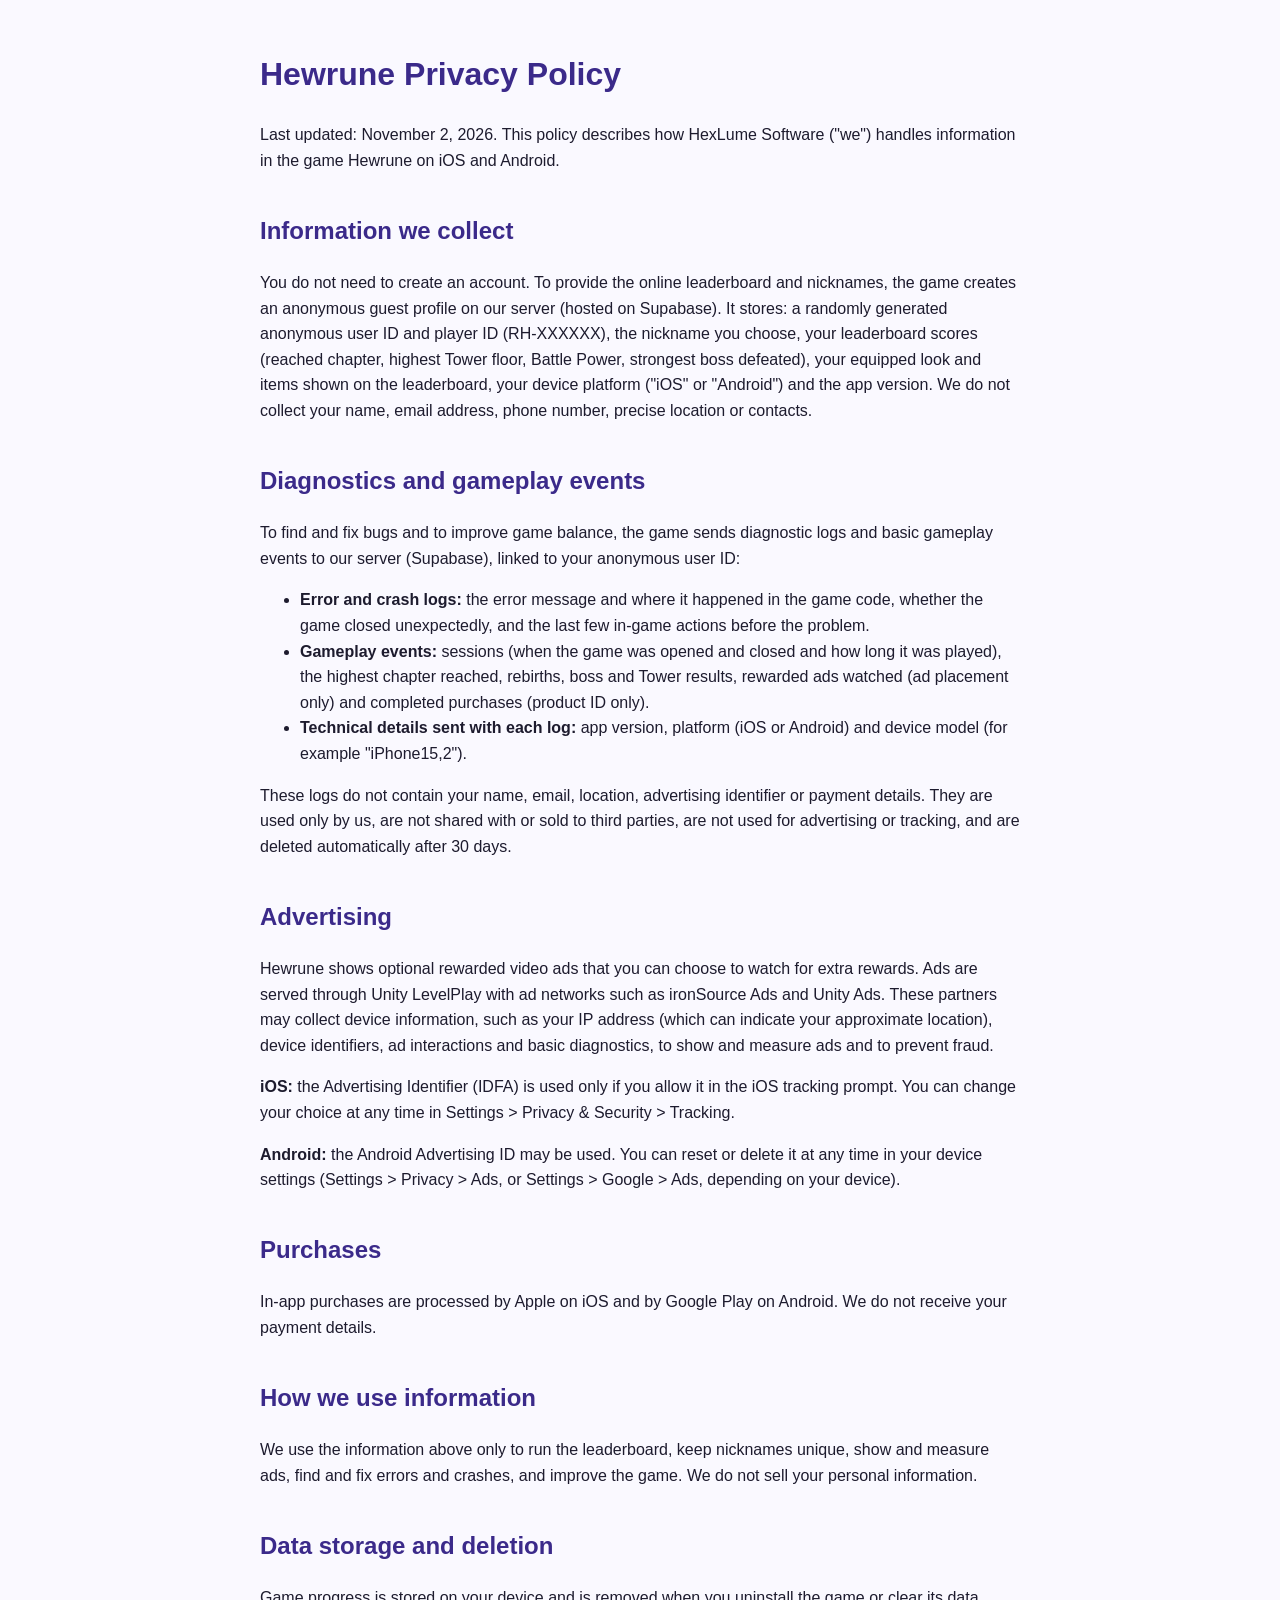
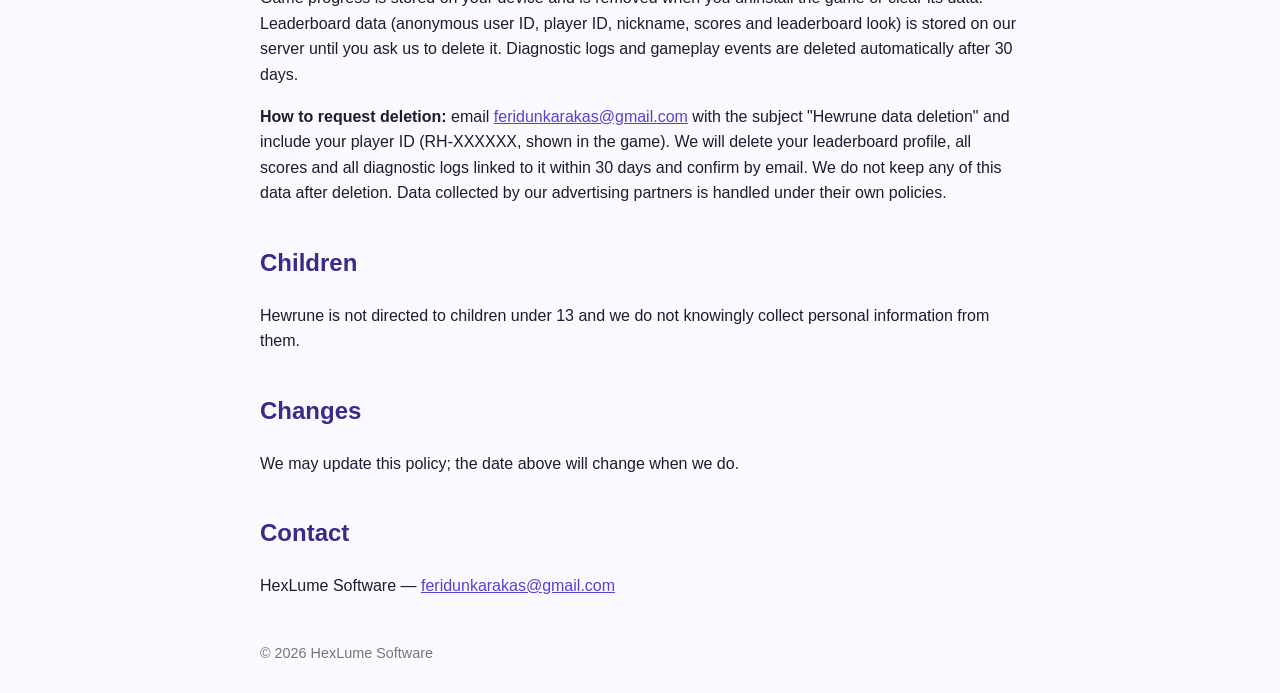
<file: hewrune/privacy/index.html>
<!doctype html><html lang="en"><head><meta charset="utf-8"><meta name="viewport" content="width=device-width,initial-scale=1"><title>Hewrune Privacy Policy</title><style>body{font-family:-apple-system,Segoe UI,Roboto,sans-serif;max-width:760px;margin:0 auto;padding:28px 18px;line-height:1.6;color:#1d1b2e;background:#faf9ff}h1,h2{color:#3b2a8a}h2{margin-top:1.6em}a{color:#5a3fd0}footer{margin-top:3em;color:#777;font-size:.9em}</style></head><body><h1>Hewrune Privacy Policy</h1>
<p>Last updated: November 2, 2026. This policy describes how HexLume Software ("we") handles information in the game Hewrune on iOS and Android.</p>
<h2>Information we collect</h2>
<p>You do not need to create an account. To provide the online leaderboard and nicknames, the game creates an anonymous guest profile on our server (hosted on Supabase). It stores: a randomly generated anonymous user ID and player ID (RH-XXXXXX), the nickname you choose, your leaderboard scores (reached chapter, highest Tower floor, Battle Power, strongest boss defeated), your equipped look and items shown on the leaderboard, your device platform ("iOS" or "Android") and the app version. We do not collect your name, email address, phone number, precise location or contacts.</p>
<h2>Diagnostics and gameplay events</h2>
<p>To find and fix bugs and to improve game balance, the game sends diagnostic logs and basic gameplay events to our server (Supabase), linked to your anonymous user ID:</p>
<ul><li><strong>Error and crash logs:</strong> the error message and where it happened in the game code, whether the game closed unexpectedly, and the last few in-game actions before the problem.</li>
<li><strong>Gameplay events:</strong> sessions (when the game was opened and closed and how long it was played), the highest chapter reached, rebirths, boss and Tower results, rewarded ads watched (ad placement only) and completed purchases (product ID only).</li>
<li><strong>Technical details sent with each log:</strong> app version, platform (iOS or Android) and device model (for example "iPhone15,2").</li></ul>
<p>These logs do not contain your name, email, location, advertising identifier or payment details. They are used only by us, are not shared with or sold to third parties, are not used for advertising or tracking, and are deleted automatically after 30 days.</p>
<h2>Advertising</h2>
<p>Hewrune shows optional rewarded video ads that you can choose to watch for extra rewards. Ads are served through Unity LevelPlay with ad networks such as ironSource Ads and Unity Ads. These partners may collect device information, such as your IP address (which can indicate your approximate location), device identifiers, ad interactions and basic diagnostics, to show and measure ads and to prevent fraud.</p>
<p><strong>iOS:</strong> the Advertising Identifier (IDFA) is used only if you allow it in the iOS tracking prompt. You can change your choice at any time in Settings &gt; Privacy &amp; Security &gt; Tracking.</p>
<p><strong>Android:</strong> the Android Advertising ID may be used. You can reset or delete it at any time in your device settings (Settings &gt; Privacy &gt; Ads, or Settings &gt; Google &gt; Ads, depending on your device).</p>
<h2>Purchases</h2>
<p>In-app purchases are processed by Apple on iOS and by Google Play on Android. We do not receive your payment details.</p>
<h2>How we use information</h2>
<p>We use the information above only to run the leaderboard, keep nicknames unique, show and measure ads, find and fix errors and crashes, and improve the game. We do not sell your personal information.</p>
<h2>Data storage and deletion</h2>
<p id="delete">Game progress is stored on your device and is removed when you uninstall the game or clear its data. Leaderboard data (anonymous user ID, player ID, nickname, scores and leaderboard look) is stored on our server until you ask us to delete it. Diagnostic logs and gameplay events are deleted automatically after 30 days.</p>
<p><strong>How to request deletion:</strong> email <a href="mailto:feridunkarakas@gmail.com?subject=Hewrune%20data%20deletion">feridunkarakas@gmail.com</a> with the subject "Hewrune data deletion" and include your player ID (RH-XXXXXX, shown in the game). We will delete your leaderboard profile, all scores and all diagnostic logs linked to it within 30 days and confirm by email. We do not keep any of this data after deletion. Data collected by our advertising partners is handled under their own policies.</p>
<h2>Children</h2>
<p>Hewrune is not directed to children under 13 and we do not knowingly collect personal information from them.</p>
<h2>Changes</h2>
<p>We may update this policy; the date above will change when we do.</p>
<h2>Contact</h2>
<p>HexLume Software &mdash; <a href="mailto:feridunkarakas@gmail.com">feridunkarakas@gmail.com</a></p><footer>&copy; 2026 HexLume Software</footer></body></html>
</file>
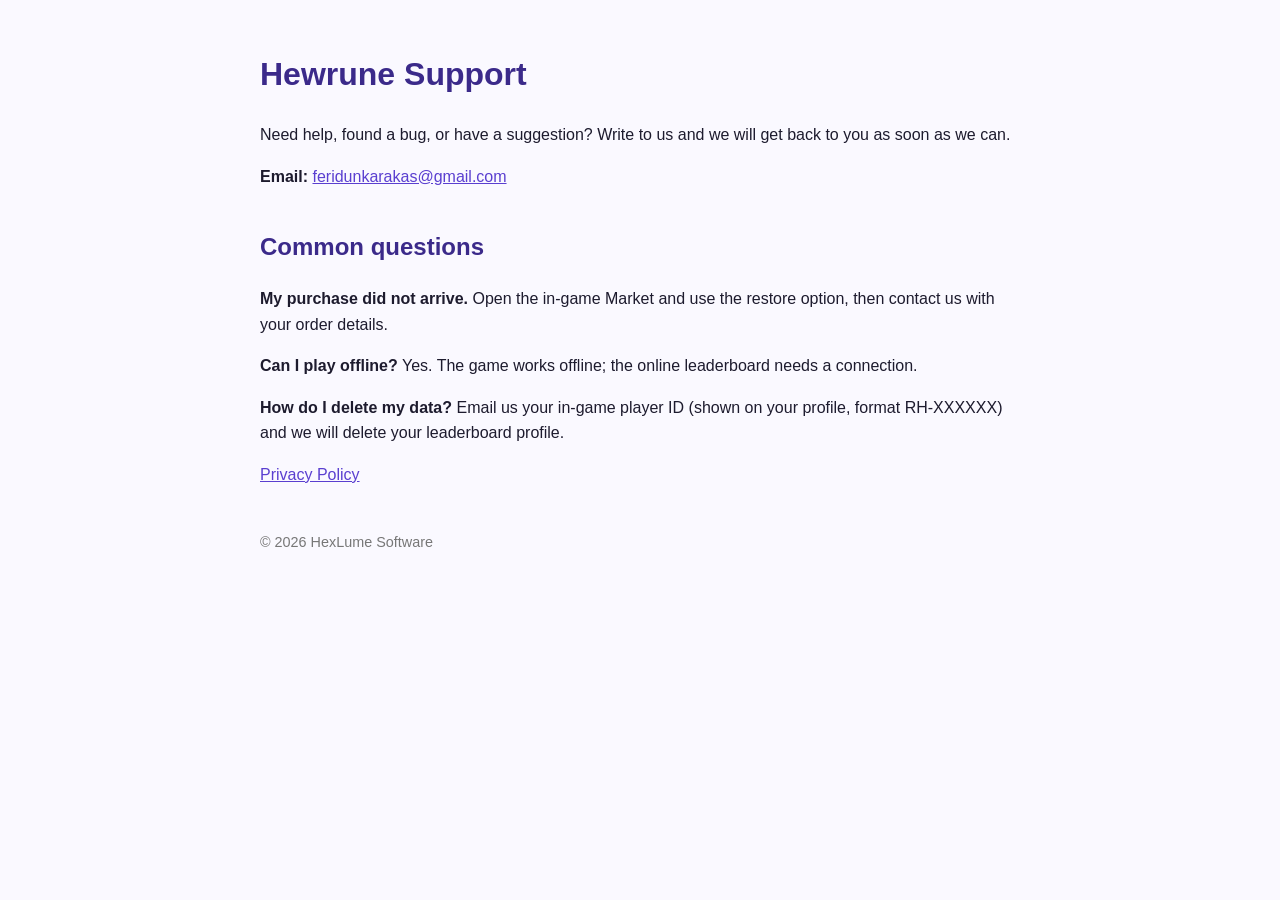
<file: hewrune/support/index.html>
<!doctype html><html lang="en"><head><meta charset="utf-8"><meta name="viewport" content="width=device-width,initial-scale=1"><title>Hewrune Support</title><style>body{font-family:-apple-system,Segoe UI,Roboto,sans-serif;max-width:760px;margin:0 auto;padding:28px 18px;line-height:1.6;color:#1d1b2e;background:#faf9ff}h1,h2{color:#3b2a8a}h2{margin-top:1.6em}a{color:#5a3fd0}footer{margin-top:3em;color:#777;font-size:.9em}</style></head><body><h1>Hewrune Support</h1>
<p>Need help, found a bug, or have a suggestion? Write to us and we will get back to you as soon as we can.</p>
<p><strong>Email:</strong> <a href="mailto:feridunkarakas@gmail.com">feridunkarakas@gmail.com</a></p>
<h2>Common questions</h2>
<p><strong>My purchase did not arrive.</strong> Open the in-game Market and use the restore option, then contact us with your order details.</p>
<p><strong>Can I play offline?</strong> Yes. The game works offline; the online leaderboard needs a connection.</p>
<p><strong>How do I delete my data?</strong> Email us your in-game player ID (shown on your profile, format RH-XXXXXX) and we will delete your leaderboard profile.</p>
<p><a href="../privacy/">Privacy Policy</a></p><footer>&copy; 2026 HexLume Software</footer></body></html>
</file>
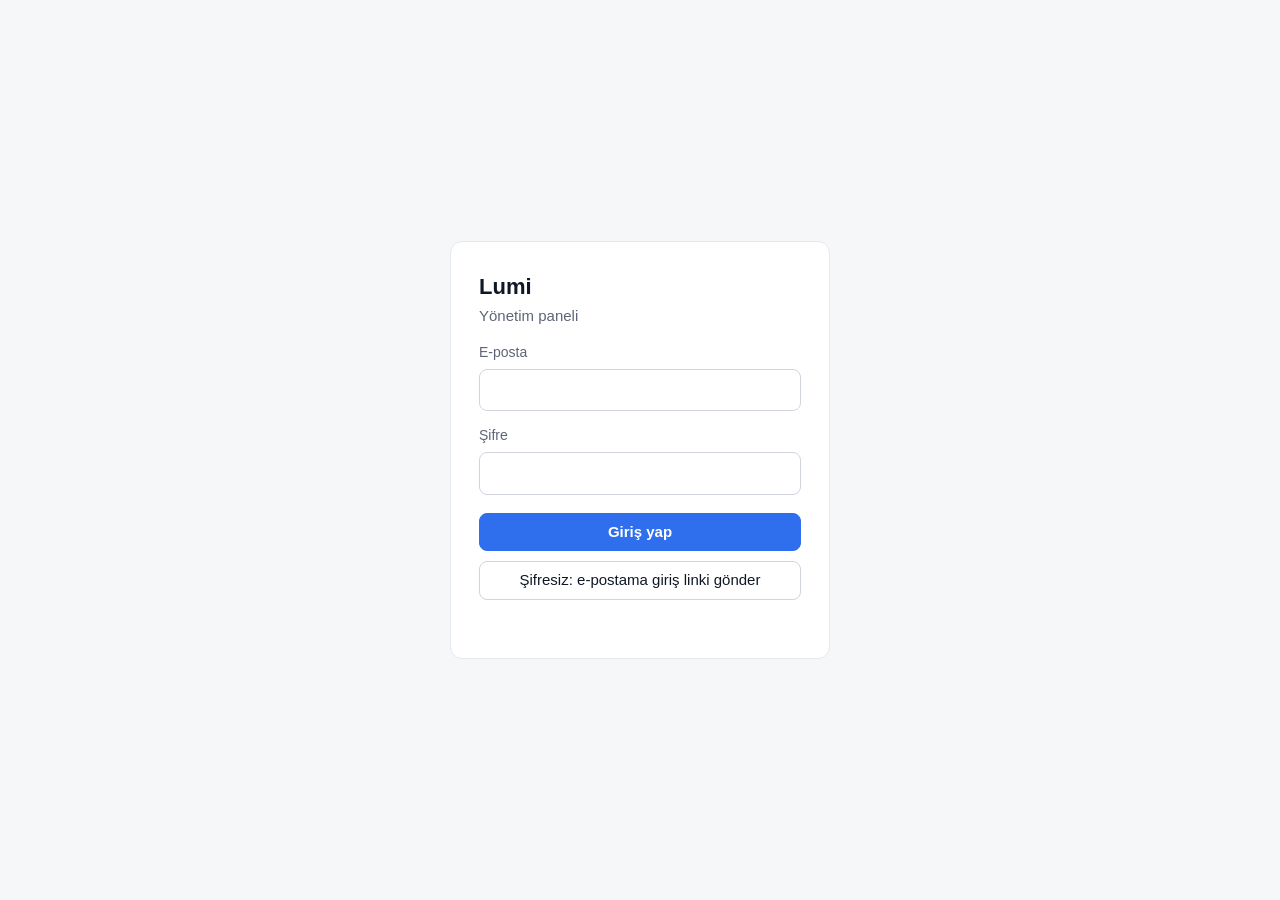
<file: lumi/admin/index.html>
<!doctype html>
<html lang="tr">
<head>
<meta charset="utf-8">
<meta name="viewport" content="width=device-width, initial-scale=1">
<meta name="robots" content="noindex, nofollow">
<title>Lumi Admin</title>
<!-- 2026-11-26: Sade panel (Feridun: "çok karışık, hiçbir şey anlamadım, daha profesyonel olsun").
     Kaynak: lumi/docs/admin/index.html; yayın: hexlume-software/lumi/admin/.
     Veri: lumi/supabase/migrations/0003_dashboard.sql (admin_lumi_dash; her istek sunucuda lumi_require_admin ile denetlenir).
     Giriş kodu önceki panelden aynen alındı. Veriler yalnız textContent ile yazılır. -->
<style>
:root {
	--bg: #f6f7f9; --card: #fff; --line: #e4e7ec; --line2: #d0d5dd;
	--text: #101828; --muted: #5d6676; --dim: #8a93a3;
	--blue: #2f6fed; --blue2: #b9cdf9; --green: #12805c; --red: #c4320a; --amber: #b54708;
}
* { box-sizing: border-box; }
html, body { margin: 0; }
body { background: var(--bg); color: var(--text); font: 15px/1.5 -apple-system, BlinkMacSystemFont, "Segoe UI", Roboto, Helvetica, Arial, sans-serif; }
button { font: inherit; color: var(--text); background: var(--card); border: 1px solid var(--line2); border-radius: 8px; padding: 7px 14px; cursor: pointer; }
button:hover { background: #f2f4f7; }
button.primary { background: var(--blue); border-color: var(--blue); color: #fff; font-weight: 600; }
button.primary:hover { background: #2559c9; }
button.link { border: 0; background: none; color: var(--blue); padding: 0; }
input { font: inherit; color: var(--text); background: #fff; border: 1px solid var(--line2); border-radius: 8px; padding: 9px 11px; width: 100%; }
input:focus { outline: 2px solid var(--blue2); border-color: var(--blue); }
label { display: block; color: var(--muted); font-size: 14px; margin: 14px 0 6px; }
.hidden { display: none !important; }
.msg { min-height: 20px; margin-top: 10px; font-size: 14px; }
.msg.err { color: var(--red); }

#login { min-height: 100vh; display: grid; place-items: center; padding: 16px; }
.login-card { width: 100%; max-width: 380px; background: var(--card); border: 1px solid var(--line); border-radius: 12px; padding: 28px; }
.login-card h1 { margin: 0 0 2px; font-size: 22px; }

main { max-width: 1100px; margin: 0 auto; padding: 24px 24px 64px; }
.top { display: flex; justify-content: space-between; align-items: center; gap: 12px; flex-wrap: wrap; margin-bottom: 6px; }
.top h1 { font-size: 24px; margin: 0; }
.top .right { display: flex; align-items: center; gap: 8px; flex-wrap: wrap; }
.who { color: var(--muted); font-size: 14px; }
.seg { display: inline-flex; border: 1px solid var(--line2); border-radius: 8px; overflow: hidden; background: #fff; }
.seg button { border: 0; border-radius: 0; border-right: 1px solid var(--line2); padding: 7px 12px; }
.seg button:last-child { border-right: 0; }
.seg button.on { background: var(--text); color: #fff; }
.lead { color: var(--muted); margin: 0 0 20px; }

.kpis { display: grid; grid-template-columns: repeat(5, 1fr); gap: 12px; margin-bottom: 16px; }
.kpi { background: var(--card); border: 1px solid var(--line); border-radius: 12px; padding: 16px; }
.kpi .t { font-size: 14px; color: var(--muted); }
.kpi .v { font-size: 30px; font-weight: 650; line-height: 1.2; margin: 4px 0; font-variant-numeric: tabular-nums; }
.kpi .s { font-size: 13px; color: var(--muted); }

.card { background: var(--card); border: 1px solid var(--line); border-radius: 12px; padding: 20px; margin-bottom: 16px; }
.card h2 { font-size: 17px; margin: 0; }
.card .sub { color: var(--muted); font-size: 14px; margin: 2px 0 16px; }
.say { background: #f2f6ff; border-radius: 8px; padding: 10px 12px; font-size: 14px; margin-bottom: 14px; }
.grid2 { display: grid; grid-template-columns: 1fr 1fr; gap: 16px; }
.grid2 > .card { margin-bottom: 0; }
.empty { color: var(--dim); padding: 18px 0; }

table { width: 100%; border-collapse: collapse; font-size: 14px; font-variant-numeric: tabular-nums; }
th { text-align: left; font-weight: 600; color: var(--muted); padding: 8px 10px; border-bottom: 1px solid var(--line); white-space: nowrap; }
th.n, td.n { text-align: right; }
th.sort { cursor: pointer; }
th.sort:hover { color: var(--text); }
td { padding: 9px 10px; border-bottom: 1px solid var(--line); white-space: nowrap; }
tr:last-child td { border-bottom: 0; }
.wrap { overflow-x: auto; }
.tag { display: inline-block; font-size: 12px; padding: 1px 7px; border-radius: 99px; background: #f2f4f7; color: var(--muted); }
.tag.buy { background: #e7f6ef; color: var(--green); }

.hbar { display: grid; grid-template-columns: 130px 1fr 110px; align-items: center; gap: 10px; margin: 7px 0; font-size: 14px; }
.hbar .track { height: 12px; background: #f2f4f7; border-radius: 6px; overflow: hidden; }
.hbar .fill { height: 100%; background: var(--blue); border-radius: 6px; }
.hbar .n { text-align: right; color: var(--muted); font-variant-numeric: tabular-nums; }
.rate { display: inline-flex; align-items: center; gap: 8px; }
.rate .track { width: 70px; height: 8px; background: #f2f4f7; border-radius: 4px; overflow: hidden; }
.rate .fill { height: 100%; border-radius: 4px; }

.chart { position: relative; }
.chart svg { display: block; width: 100%; height: 220px; }
.legend { display: flex; gap: 16px; font-size: 13px; color: var(--muted); margin-top: 8px; }
.legend i { display: inline-block; width: 10px; height: 10px; border-radius: 2px; margin-right: 6px; vertical-align: -1px; }
#tip { position: fixed; pointer-events: none; background: var(--text); color: #fff; font-size: 13px; padding: 6px 9px; border-radius: 6px; opacity: 0; transition: opacity .1s; z-index: 20; }
.foot { color: var(--dim); font-size: 13px; margin-top: 8px; }

@media (max-width: 900px) {
	.kpis { grid-template-columns: repeat(2, 1fr); }
	.kpis .kpi:last-child { grid-column: 1 / -1; }
	.grid2 { grid-template-columns: 1fr; }
	main { padding: 16px 14px 48px; }
	.hbar { grid-template-columns: 100px 1fr 90px; }
}
</style>
</head>
<body>

<section id="login">
	<div class="login-card">
		<h1>Lumi</h1><div style="color:var(--muted)">Yönetim paneli</div>
		<label for="email">E-posta</label>
		<input id="email" type="email" autocomplete="username">
		<label for="password">Şifre</label>
		<input id="password" type="password" autocomplete="current-password">
		<div style="margin-top:18px"><button class="primary" id="loginBtn" style="width:100%">Giriş yap</button></div>
		<div style="margin-top:10px"><button id="linkBtn" style="width:100%">Şifresiz: e-postama giriş linki gönder</button></div>
		<div class="msg" id="loginMsg"></div>
	</div>
</section>

<div id="app" class="hidden">
<main>
	<div class="top">
		<h1>Lumi</h1>
		<div class="right">
			<div class="seg" id="range"><button data-d="1">Bugün</button><button data-d="7">7 gün</button><button data-d="14" class="on">14 gün</button><button data-d="30">30 gün</button><button data-d="90">90 gün</button></div>
			<button id="refresh">Yenile</button>
			<span class="who" id="who"></span>
			<button id="logout">Çıkış</button>
		</div>
	</div>
	<p class="lead" id="lead">Yükleniyor…</p>
	<div class="msg err" id="lumiMsg"></div>

	<div class="kpis" id="kpis"></div>

	<div class="card">
		<h2>Her gün kaç kişi oynadı?</h2>
		<p class="sub">Koyu mavi: o gün ilk kez gelenler. Açık mavi: daha önce gelip tekrar açanlar. Çubuğun üstüne gelince sayılar görünür.</p>
		<div class="chart" id="chart"></div>
		<div class="legend"><span><i style="background:var(--blue)"></i>Yeni oyuncu</span><span><i style="background:var(--blue2)"></i>Geri gelen oyuncu</span></div>
	</div>

	<div class="grid2">
		<div class="card">
			<h2>Oyuncular hangi bölümde?</h2>
			<p class="sub">Herkesin şu an bulunduğu bölüm (oyunu açan tüm oyuncular)</p>
			<div id="progSay"></div>
			<div id="prog"></div>
		</div>
		<div class="card">
			<h2>Para ve reklam</h2>
			<p class="sub">Seçili tarih aralığında</p>
			<div id="money"></div>
		</div>
	</div>
	<div style="height:16px"></div>

	<div class="card">
		<h2>Oyuncuların takıldığı bölümler</h2>
		<p class="sub">Başlayanların en az bitirebildiği bölümler. Bitirme oranı düşükse bölüm zor ya da kafa karıştırıcı olabilir.</p>
		<div id="hardSay"></div>
		<div class="wrap" id="hard"></div>
	</div>

	<div class="card">
		<h2>Oyuncular</h2>
		<p class="sub">Her satır bir telefon (kimlik anonim). Başlığa tıklayınca o sütuna göre sıralanır.</p>
		<div class="wrap" id="players"></div>
		<div id="moreBox" style="margin-top:10px"></div>
	</div>

	<div class="grid2">
		<div class="card"><h2>Modlar</h2><p class="sub">Ana bölümler dışında hangi modlar oynanıyor</p><div id="modes"></div></div>
		<div class="card"><h2>Cihaz ve sürüm</h2><p class="sub">Oyuncuların son kullandığı sürüm</p><div id="plat"></div></div>
	</div>

	<p class="foot">Veriler 25 Kasım 2026'dan beri tutuluyor ve yalnız sürüm 1.0.1 ve sonrasından geliyor; eski sürümü kullananlar güncelleyene kadar görünmez.
	Oyunun içindeki sıralama listesi şimdilik örnek oyunculardan oluşuyor, gerçek oyuncular yalnız bu panelde.</p>
</main>
</div>
<div id="tip"></div>

<script>
const URL_BASE = "https://cgxjsinsejdkvleyyiqi.supabase.co";
const KEY = "sb_publishable_xEKbGGj2FGPA9m-gZpkuFg_UUgjpkku";  // Lumi projesinin herkese açık anahtarı (oyunla aynı)
const STORE = "lumi_admin_session";
let session = null;
const $ = (id) => document.getElementById(id);
function el(tag, cls, text) { const e = document.createElement(tag); if (cls) e.className = cls; if (text != null) e.textContent = text; return e; }
function say(id, text, kind) { const m = $(id); m.textContent = text || ""; m.className = "msg" + (kind ? " " + kind : ""); }

function loadSession() { try { session = JSON.parse(localStorage.getItem(STORE) || "null"); } catch (e) { session = null; } }
function saveSession() { try { session ? localStorage.setItem(STORE, JSON.stringify(session)) : localStorage.removeItem(STORE); } catch (e) {} }

// 2026-11-03 (Feridun: "panel sürekli girişe atıyor"): Supabase yenileme anahtarı tek kullanımlık. Aynı anda birkaç istek
// (sekme açılınca Promise.all) ya da iki sekme aynı anahtarı yenileyince ikincisi reddediliyor, start() de her hatada çıkış
// yapıyordu. Artık: yenileme tek seferde (paylaşılan söz), önce başka sekmenin yazdığı yeni oturum okunur, 401'de bir kez yenilenip
// tekrar denenir, süre dolmadan arka planda yenilenir; yalnız sunucu oturumu kesin reddederse girişe dönülür.
class AuthError extends Error {}
async function auth(grant, body) {
	let r;
	try {
		r = await fetch(`${URL_BASE}/auth/v1/token?grant_type=${grant}`, {
			method: "POST", headers: { apikey: KEY, "Content-Type": "application/json" }, body: JSON.stringify(body) });
	} catch (e) { throw new Error("Bağlantı hatası, tekrar dene."); }
	const d = await r.json().catch(() => ({}));
	if (!r.ok || !d.access_token) {
		const m = d.error_description || d.msg || d.error || ("HTTP " + r.status);
		throw r.status >= 400 && r.status < 500 ? new AuthError(m) : new Error(m);
	}
	session = { access_token: d.access_token, refresh_token: d.refresh_token, expires_at: d.expires_at || (Date.now() / 1000 + (d.expires_in || 3600)), email: d.user && d.user.email };
	saveSession();
	scheduleRefresh();
}

let refreshing = null;
function refreshNow() {
	if (!refreshing) refreshing = (async () => {
		const used = session && session.refresh_token;
		loadSession();  // başka sekme yenilemiş olabilir
		if (!session) throw new AuthError("Oturum yok");
		if (session.refresh_token !== used && session.expires_at - 60 > Date.now() / 1000) return scheduleRefresh();
		try { await auth("refresh_token", { refresh_token: session.refresh_token }); }
		catch (e) {
			// Yarış: o arada başka sekme yeni anahtar yazdıysa onu kullan.
			const mine = session && session.refresh_token;
			loadSession();
			if (session && session.refresh_token !== mine && session.expires_at - 60 > Date.now() / 1000) return scheduleRefresh();
			throw e;
		}
	})().finally(() => { refreshing = null; });
	return refreshing;
}
let refreshT = 0;
function scheduleRefresh() {
	clearTimeout(refreshT);
	if (!session) return;
	const ms = Math.max(5000, (session.expires_at - 120) * 1000 - Date.now());
	refreshT = setTimeout(() => refreshNow().catch(onAuthFail), ms);
}
function onAuthFail(e) {
	if (e instanceof AuthError) { say("loginMsg", "Oturum süresi doldu, tekrar giriş yap.", "err"); logout(false); }
}
document.addEventListener("visibilitychange", () => {
	if (document.visibilityState === "visible" && session && session.expires_at - 120 < Date.now() / 1000) refreshNow().catch(onAuthFail);
});
window.addEventListener("storage", (e) => { if (e.key === STORE) { loadSession(); if (session) scheduleRefresh(); else showLogin(); } });

async function ensureToken() {
	if (!session) loadSession();
	if (!session) throw new AuthError("Oturum yok");
	if (session.expires_at - 60 > Date.now() / 1000) return;
	await refreshNow();
}

async function rpc(fn, args, retried = false) {
	await ensureToken().catch((e) => { onAuthFail(e); throw e; });
	let r;
	try {
		r = await fetch(`${URL_BASE}/rest/v1/rpc/${fn}`, {
			method: "POST",
			headers: { apikey: KEY, Authorization: "Bearer " + session.access_token, "Content-Type": "application/json", Accept: "application/json" },
			body: JSON.stringify(args || {}) });
	} catch (e) { throw new Error("Bağlantı hatası, tekrar dene."); }
	const d = await r.json().catch(() => null);
	if (r.status === 401 && !retried) {
		await refreshNow().catch((e) => { onAuthFail(e); throw e; });
		return rpc(fn, args, true);
	}
	if (!r.ok) {
		const m = d && (d.message || d.hint) || ("HTTP " + r.status);
		throw new Error(m === "forbidden" ? "Bu işlem için admin yetkisi gerekiyor" : m);
	}
	return d;
}


// E-postadaki giriş / davet linki: Supabase oturumu adres çubuğunun # kısmında gelir (#access_token=...&refresh_token=...).
function takeHashSession() {
	const h = new URLSearchParams(location.hash.slice(1));
	if (h.get("error_description")) { say("loginMsg", h.get("error_description"), "err"); history.replaceState(null, "", location.pathname); return; }
	const at = h.get("access_token"), rt = h.get("refresh_token");
	if (!at || !rt) return;
	session = { access_token: at, refresh_token: rt, expires_at: Number(h.get("expires_at")) || (Date.now() / 1000 + Number(h.get("expires_in") || 3600)), email: "" };
	saveSession();
	history.replaceState(null, "", location.pathname);
}
async function start() {
	takeHashSession();
	loadSession();
	if (!session) return showLogin();
	scheduleRefresh();
	try {
		const me = await rpc("admin_me");
		if (!me.admin) { say("loginMsg", "Bu hesap admin değil.", "err"); logout(false); return; }
		$("who").textContent = me.email || session.email || "";
		$("login").classList.add("hidden");
		$("app").classList.remove("hidden");
		loadLumi();
	} catch (e) {
		if (e instanceof AuthError) { say("loginMsg", "Oturum süresi doldu, tekrar giriş yap.", "err"); logout(false); }
		else { showLogin(); say("loginMsg", e.message, "err"); }
	}
}
function showLogin() { $("login").classList.remove("hidden"); $("app").classList.add("hidden"); $("who").textContent = ""; }
function logout(clearMsg = true) { clearTimeout(refreshT); session = null; saveSession(); if (clearMsg) say("loginMsg", ""); showLogin(); }
$("logout").onclick = () => logout();
$("loginBtn").onclick = async () => {
	say("loginMsg", "Giriş yapılıyor…");
	try {
		await auth("password", { email: $("email").value.trim(), password: $("password").value });
		$("password").value = "";
		say("loginMsg", "");
		await start();
	} catch (e) { say("loginMsg", e.message === "Invalid login credentials" ? "E-posta ya da şifre hatalı." : e.message, "err"); }
};
$("linkBtn").onclick = async () => {
	const email = $("email").value.trim();
	if (!email) return say("loginMsg", "Önce e-postanı yaz.", "err");
	say("loginMsg", "Gönderiliyor…");
	try {
		const r = await fetch(`${URL_BASE}/auth/v1/otp?redirect_to=${encodeURIComponent(location.origin + location.pathname)}`, {
			method: "POST", headers: { apikey: KEY, "Content-Type": "application/json" }, body: JSON.stringify({ email, create_user: false }) });
		if (!r.ok) { const d = await r.json().catch(() => ({})); throw new Error(d.msg || d.error_description || ("HTTP " + r.status)); }
		say("loginMsg", "Giriş linki e-postana gönderildi. Linke bu cihazda tıkla.");
	} catch (e) { say("loginMsg", e.message, "err"); }
};
$("password").addEventListener("keydown", (e) => { if (e.key === "Enter") $("loginBtn").click(); });

// ===== Sade panel (0003_dashboard.sql, admin_lumi_dash) =====
const PLACE = { hint: "İpucu almak için", revive: "Can bitince devam için", x2: "Ödülü 2 katına çıkarmak için", spin: "Çark çevirmek için",
	shop: "Mağazada bedava altın için", other: "Diğer" };
const MODE = { daily: "Günlük bulmaca", rush: "Hız Turu", usta: "Usta", zen: "Rahat", relax: "Rahat", marathon: "Maraton" };
const PRODUCT = { noads: "Reklamları kaldır", starter: "Başlangıç paketi", piggy: "Kumbara", coins500: "500 altın", coins1500: "1500 altın",
	coins5000: "5000 altın", chest1: "Sandık", chest2: "Büyük sandık" };
const PLAT = { ios: "iPhone", android: "Android", macos: "Mac (test)", windows: "Windows (test)" };
let days = 14, data = null, sortKey = "cur", showAll = false;

const fmt = (n) => Number(n || 0).toLocaleString("tr-TR");
const pctN = (a, b) => b ? Math.round(100 * a / b) : null;
function dur(sec) {
	sec = Number(sec || 0);
	if (sec < 60) return sec ? `${Math.round(sec)} sn` : "-";
	const m = Math.round(sec / 60);
	return m < 60 ? `${m} dk` : `${Math.floor(m / 60)} sa ${m % 60} dk`;
}
const dayName = (d) => new Date(d + "T12:00:00").toLocaleDateString("tr-TR", { day: "numeric", month: "short" });
function ago(ts) {
	const s = (Date.now() - new Date(ts).getTime()) / 1000;
	if (s < 120) return "şimdi";
	if (s < 3600) return `${Math.round(s / 60)} dk önce`;
	if (s < 86400) return `${Math.round(s / 3600)} saat önce`;
	const d = Math.round(s / 86400);
	return d === 1 ? "dün" : `${d} gün önce`;
}
function table(cols, rows) {
	// cols: [{t, n (sağa yasla), k (sıralama anahtarı)}]; rows: hücre dizileri (metin ya da düğüm)
	const tb = el("table"), hr = el("tr");
	cols.forEach((c) => {
		const th = el("th", (c.n ? "n " : "") + (c.k ? "sort" : ""), c.t + (c.k && c.k === sortKey ? " ↓" : ""));
		if (c.k) th.onclick = () => { sortKey = c.k; renderPlayers(); };
		hr.append(th);
	});
	const thead = el("thead"); thead.append(hr); tb.append(thead);
	const body = el("tbody");
	rows.forEach((r) => { const tr = el("tr"); r.forEach((v, i) => { const td = el("td", cols[i].n ? "n" : ""); v instanceof Node ? td.append(v) : (td.textContent = String(v)); tr.append(td); }); body.append(tr); });
	tb.append(body);
	return tb;
}
function hbars(box, list) {
	// list: [{label, n}]
	const max = Math.max(1, ...list.map((x) => x.n)), total = list.reduce((s, x) => s + x.n, 0);
	box.replaceChildren(...list.map((x) => {
		const row = el("div", "hbar"), tr = el("div", "track"), f = el("div", "fill");
		f.style.width = (x.n ? Math.max(1.5, 100 * x.n / max) : 0) + "%"; tr.append(f);
		row.append(el("span", null, x.label), tr, el("span", "n", `${fmt(x.n)} kişi · %${pctN(x.n, total) ?? 0}`));
		return row;
	}));
}
function rate(p) {
	const w = el("span", "rate"), tr = el("span", "track"), f = el("span", "fill");
	f.style.width = (p ?? 0) + "%"; f.style.background = p == null ? "transparent" : p < 50 ? "var(--red)" : p < 75 ? "var(--amber)" : "var(--green)";
	tr.append(f); w.append(tr, el("span", null, p == null ? "-" : `%${p}`));
	return w;
}
function kpi(t, v, s) { const d = el("div", "kpi"); d.append(el("div", "t", t), el("div", "v", v), el("div", "s", s)); return d; }
const tip = $("tip");
function showTip(e, text) { tip.textContent = text; tip.style.opacity = 1; tip.style.left = (e.clientX + 12) + "px"; tip.style.top = (e.clientY - 34) + "px"; }
function hideTip() { tip.style.opacity = 0; }

document.querySelectorAll("#range button").forEach((b) => b.onclick = () => {
	document.querySelectorAll("#range button").forEach((x) => x.classList.toggle("on", x === b));
	days = Number(b.dataset.d); loadLumi();
});
$("refresh").onclick = () => loadLumi();

async function loadLumi() {
	$("lumiMsg").textContent = "";
	try {
		data = await rpc("admin_lumi_dash", { p_days: days });
	} catch (e) {
		$("lumiMsg").textContent = /admin_lumi_dash/.test(e.message) ? "Panel fonksiyonu yok: lumi/supabase/migrations/0003_dashboard.sql Supabase'de çalıştırılmalı." : e.message;
		$("lead").textContent = "";
		return;
	}
	render();
}

function render() {
	const s = data, period = days === 1 ? "bugün" : `son ${days} günde`;
	$("lead").textContent = `${period[0].toUpperCase() + period.slice(1)} ${fmt(s.active)} kişi oynadı, bunların ${fmt(s.new)} tanesi yeni. Şu ana kadar toplam ${fmt(s.players)} oyuncu.`;

	const rp = pctN(s.ret_back, s.ret_base);
	$("kpis").replaceChildren(
		kpi("Toplam oyuncu", fmt(s.players), "Oyunu en az bir kez açan telefon"),
		kpi("Bugün oynayan", fmt(s.today), "Bugün oyunu açan kişi"),
		kpi("Ertesi gün geri gelen", rp == null ? "-" : `%${rp}`, s.ret_base ? `Yeni gelen ${fmt(s.ret_base)} kişiden ${fmt(s.ret_back)} tanesi ertesi gün tekrar açtı` : "Henüz ertesi günü gelmiş yeni oyuncu yok"),
		kpi("Günlük oyun süresi", dur(s.avg_secs), "Oynayan biri bir günde ortalama bu kadar oynuyor"),
		kpi("En ileri oyuncu", s.top_level ? `Bölüm ${fmt(s.top_level)}` : "-", "Şu an en ileride olan oyuncunun bölümü"));

	renderChart(s.daily || []);
	renderProgress(s.progress || []);
	renderMoney(s);
	renderHard(s.levels || []);
	renderPlayers();
	const modes = s.modes || [];
	$("modes").replaceChildren(modes.length ? table([{ t: "Mod" }, { t: "Oynanma", n: 1 }, { t: "Oyuncu", n: 1 }], modes.map((m) => [MODE[m.k] || m.k || "?", fmt(m.n), fmt(m.u)])) : el("div", "empty", "Bu aralıkta mod oynanmadı."));
	const pl = s.platforms || [];
	$("plat").replaceChildren(pl.length ? table([{ t: "Cihaz" }, { t: "Sürüm" }, { t: "Oyuncu", n: 1 }], pl.map((p) => [PLAT[p.p] || p.p || "?", p.v || "?", fmt(p.n)])) : el("div", "empty", "Veri yok."));
}

function renderChart(daily) {
	const box = $("chart");
	if (!daily.length || !daily.some((d) => d.active)) return box.replaceChildren(el("div", "empty", "Bu aralıkta kimse oynamadı."));
	const W = Math.max(320, box.clientWidth || 1000), H = 220, L = 34, B = 26, T = 10, n = daily.length;
	const max = Math.max(1, ...daily.map((d) => d.active));
	const step = Math.max(1, Math.ceil(max / 4)), top = step * Math.ceil(max / step);
	const ns = "http://www.w3.org/2000/svg", svg = document.createElementNS(ns, "svg");
	svg.setAttribute("viewBox", `0 0 ${W} ${H}`);
	const mk = (tag, a) => { const e = document.createElementNS(ns, tag); for (const k in a) e.setAttribute(k, a[k]); return e; };
	const y = (v) => T + (H - T - B) * (1 - v / top);
	for (let v = 0; v <= top; v += step) {
		svg.append(mk("line", { x1: L, x2: W, y1: y(v), y2: y(v), stroke: "#e4e7ec", "stroke-width": 1 }));
		const t = mk("text", { x: L - 8, y: y(v) + 4, "text-anchor": "end", "font-size": 12, fill: "#8a93a3" }); t.textContent = v; svg.append(t);
	}
	const slot = (W - L) / n, bw = Math.min(46, slot * 0.66);
	const every = Math.ceil(n / Math.max(2, Math.floor(W / 70)));
	daily.forEach((d, i) => {
		const x = L + slot * i + (slot - bw) / 2, ret = Math.max(0, d.active - d.new), nw = Math.min(d.new, d.active);
		const g = mk("g", {});
		g.append(mk("rect", { x, y: y(d.active), width: bw, height: y(nw) - y(d.active), fill: "#b9cdf9", rx: 2 }));
		g.append(mk("rect", { x, y: y(nw), width: bw, height: y(0) - y(nw), fill: "#2f6fed", rx: 2 }));
		g.append(mk("rect", { x: L + slot * i, y: T, width: slot, height: H - T - B, fill: "transparent" }));
		const text = `${dayName(d.day)}: ${d.active} kişi oynadı (${nw} yeni, ${ret} geri gelen), ${d.wins} bölüm bitirildi`;
		g.addEventListener("mousemove", (e) => showTip(e, text)); g.addEventListener("mouseleave", hideTip);
		svg.append(g);
		if (i % every === 0 || i === n - 1) {
			const t = mk("text", { x: L + slot * i + slot / 2, y: H - 6, "text-anchor": "middle", "font-size": 12, fill: "#8a93a3" });
			t.textContent = dayName(d.day); svg.append(t);
		}
	});
	box.replaceChildren(svg);
}

function renderProgress(prog) {
	const buckets = [[1, 1, "Bölüm 1"], [2, 5, "Bölüm 2-5"], [6, 10, "Bölüm 6-10"], [11, 25, "Bölüm 11-25"], [26, 50, "Bölüm 26-50"],
		[51, 100, "Bölüm 51-100"], [101, 200, "Bölüm 101-200"], [201, 1e9, "Bölüm 201+"]];
	const total = prog.reduce((s, x) => s + Number(x.n), 0);
	if (!total) { $("progSay").replaceChildren(); return $("prog").replaceChildren(el("div", "empty", "Henüz veri yok.")); }
	const list = buckets.map(([a, b, label]) => ({ label, n: prog.filter((x) => Math.max(1, x.cur) >= a && Math.max(1, x.cur) <= b).reduce((s, x) => s + Number(x.n), 0) }));
	while (list.length > 4 && list[list.length - 1].n === 0) list.pop();
	hbars($("prog"), list);
	// ortanca
	let acc = 0, med = 1;
	for (const x of prog) { acc += Number(x.n); if (acc >= total / 2) { med = Math.max(1, x.cur); break; } }
	const past10 = prog.filter((x) => x.cur > 10).reduce((s, x) => s + Number(x.n), 0);
	$("progSay").replaceChildren(el("div", "say", `Oyuncuların yarısı ${med}. bölümde ya da daha geride. ${fmt(past10)} kişi (%${pctN(past10, total)}) 10. bölümü geçti.`));
}

function renderMoney(s) {
	const a = s.ads || {}, buys = s.buys || [], places = s.ad_places || [];
	const box = $("money"), rows = [];
	rows.push(["İzlenen reklam", fmt(a.watched), `${fmt(a.viewers)} farklı kişi`]);
	rows.push(["Yarıda kapatılan reklam", fmt(a.skipped), "Ödül verilmedi"]);
	rows.push(["Reklam hazır değildi", fmt(a.not_ready), a.not_ready ? "Oyuncu istedi ama reklam gelmedi" : ""]);
	const nb = buys.reduce((t, b) => t + Number(b.n), 0);
	rows.push(["Satın alma", fmt(nb), buys.map((b) => `${PRODUCT[b.k] || b.k} ×${b.n}`).join(", ")]);
	const parts = [table([{ t: "" }, { t: "Adet", n: 1 }, { t: "" }], rows)];
	if (places.length) {
		const h = el("div", null); h.style.cssText = "margin:16px 0 6px;font-weight:600;font-size:14px"; h.textContent = "Reklam neden istendi?";
		const b = el("div");
		hbars(b, places.map((p) => ({ label: PLACE[p.k] || p.k, n: Number(p.n) })));
		b.querySelectorAll(".n").forEach((x) => x.textContent = x.textContent.replace(" kişi", ""));
		b.querySelectorAll(".hbar").forEach((x) => x.style.gridTemplateColumns = "200px 1fr 80px");
		parts.push(h, b);
	}
	box.replaceChildren(...parts);
}

function renderHard(levels) {
	const box = $("hard");
	const enough = levels.filter((l) => l.started >= 3);
	const pool = (enough.length >= 3 ? enough : levels.filter((l) => l.started >= 1));
	if (!pool.length) { $("hardSay").replaceChildren(); return box.replaceChildren(el("div", "empty", "Henüz yeterli veri yok.")); }
	const list = pool.map((l) => ({ ...l, p: pctN(l.won, l.started) })).sort((a, b) => (a.p ?? 0) - (b.p ?? 0) || b.started - a.started).slice(0, 8);
	const w = list[0];
	$("hardSay").replaceChildren(el("div", "say", enough.length >= 3
		? `En çok takılınan: Bölüm ${w.level}. Başlayan ${w.started} kişiden ${w.won} tanesi bitirdi (%${w.p}).`
		: "Henüz az oyuncu var; bir bölümün zor olduğunu söylemek için en az 3 kişinin başlaması gerekiyor. Şimdilik elde olan veri gösteriliyor."));
	box.replaceChildren(table([{ t: "Bölüm" }, { t: "Başlayan", n: 1 }, { t: "Bitiren", n: 1 }, { t: "Bitirme oranı" }, { t: "Canı biten", n: 1 }, { t: "Yarıda bırakan", n: 1 }, { t: "Ortalama süre", n: 1 }],
		list.map((l) => [`Bölüm ${l.level}`, fmt(l.started), fmt(l.won), rate(l.p), fmt(l.fails), fmt(l.quits), l.avg_secs == null ? "-" : dur(l.avg_secs)])));
}

function renderPlayers() {
	const all = (data && data.list) || [];
	if (!all.length) { $("moreBox").replaceChildren(); return $("players").replaceChildren(el("div", "empty", "Henüz oyuncu yok.")); }
	const key = { last: (p) => new Date(p.last).getTime(), cur: (p) => p.cur, play: (p) => p.play, wins: (p) => p.wins, first: (p) => new Date(p.first).getTime() }[sortKey];
	const list = all.slice().sort((a, b) => key(b) - key(a));
	const shown = showAll ? list : list.slice(0, 25);
	$("players").replaceChildren(table(
		[{ t: "Oyuncu" }, { t: "Bulunduğu bölüm", n: 1, k: "cur" }, { t: "Bitirdiği bölüm", n: 1, k: "wins" }, { t: "Toplam süre", n: 1, k: "play" },
			{ t: "Reklam", n: 1 }, { t: "Satın alma" }, { t: "Cihaz" }, { t: "İlk geliş", k: "first" }, { t: "Son görülme", k: "last" }],
		shown.map((p) => {
			const buy = p.buys ? el("span", "tag buy", `${p.buys} kez`) : el("span", "tag", "yok");
			return ["#" + p.id, p.cur ? `Bölüm ${fmt(p.cur)}` : "-", fmt(p.wins), dur(p.play), fmt(p.ads), buy,
				`${PLAT[p.p] || p.p || "?"} · ${p.v || "?"}`, dayName(p.first), ago(p.last)];
		})));
	const mb = $("moreBox");
	if (list.length > 25) {
		const b = el("button", "link", showAll ? "Daha az göster" : `Tümünü göster (${list.length})`);
		b.onclick = () => { showAll = !showAll; renderPlayers(); };
		mb.replaceChildren(b);
	} else mb.replaceChildren();
}

let rzT = 0;
window.addEventListener("resize", () => { clearTimeout(rzT); rzT = setTimeout(() => data && renderChart(data.daily || []), 150); });

start();
</script>
</body>
</html>
</file>
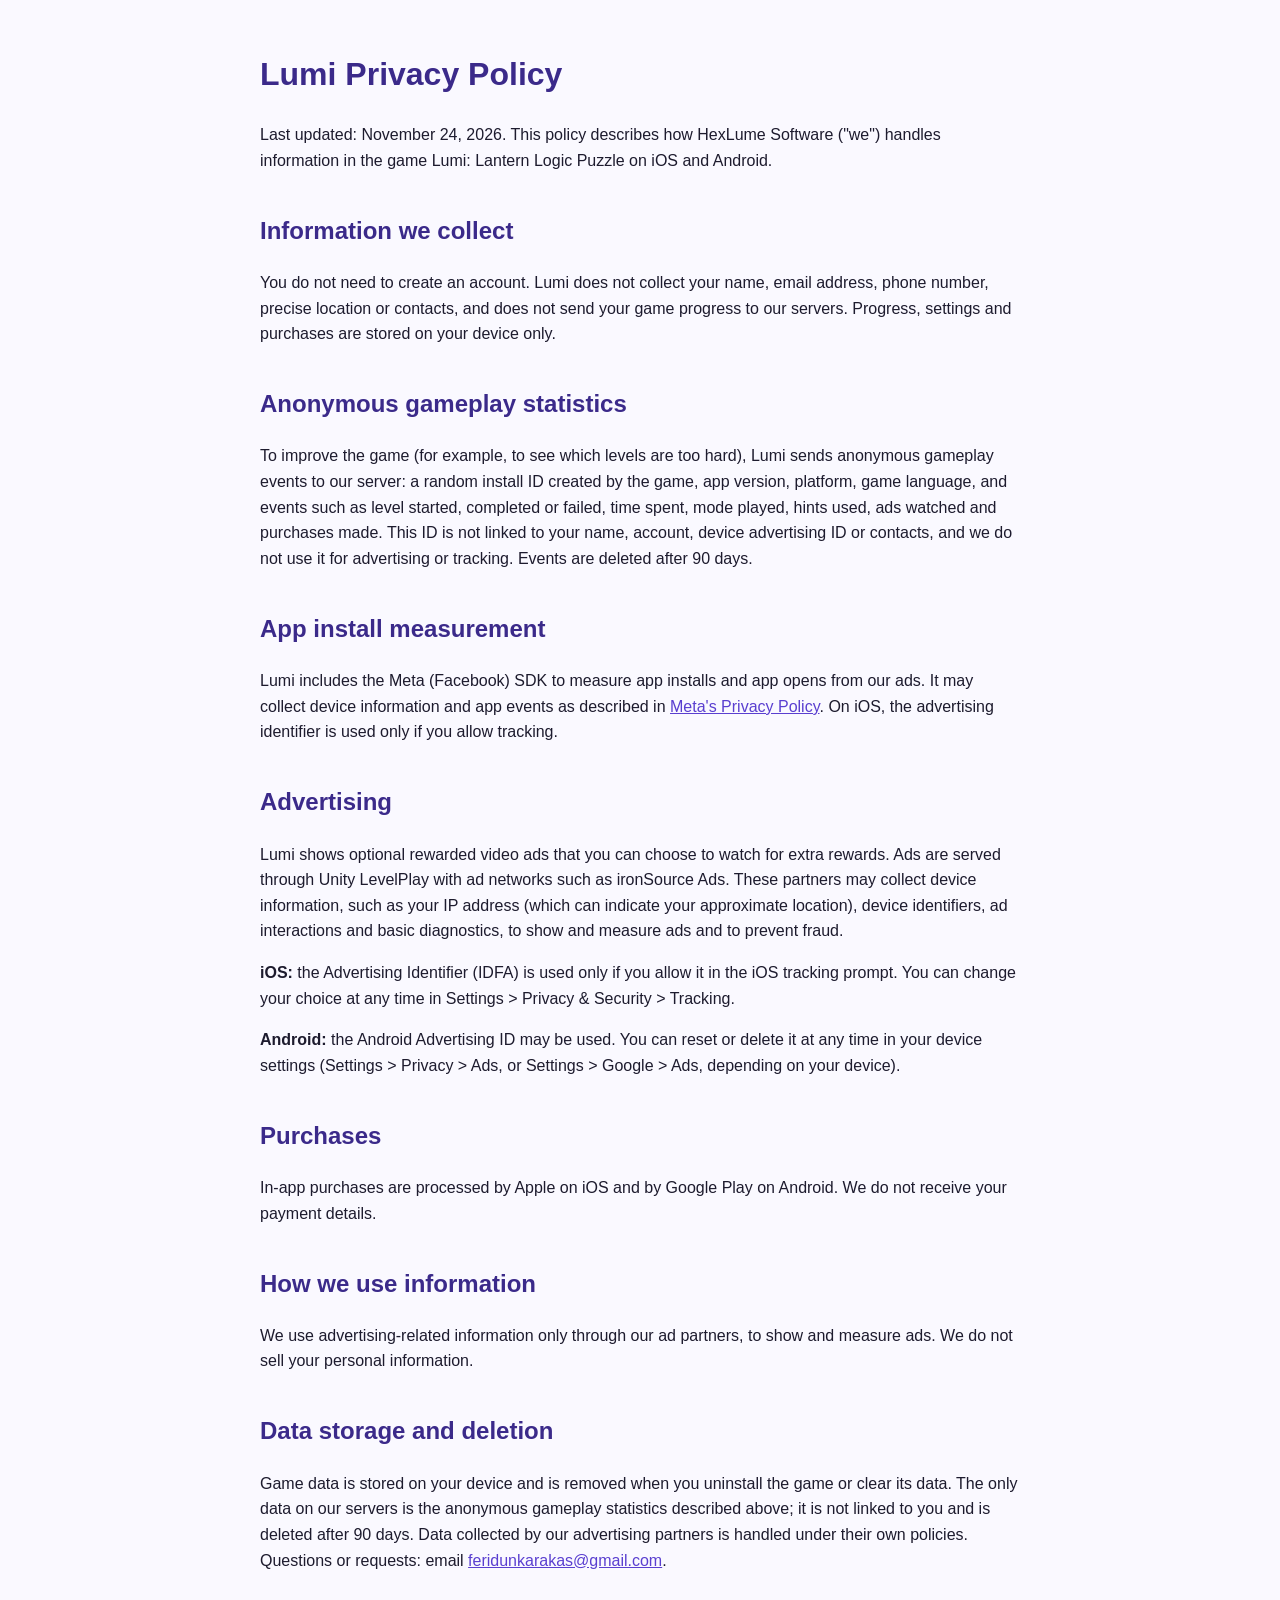
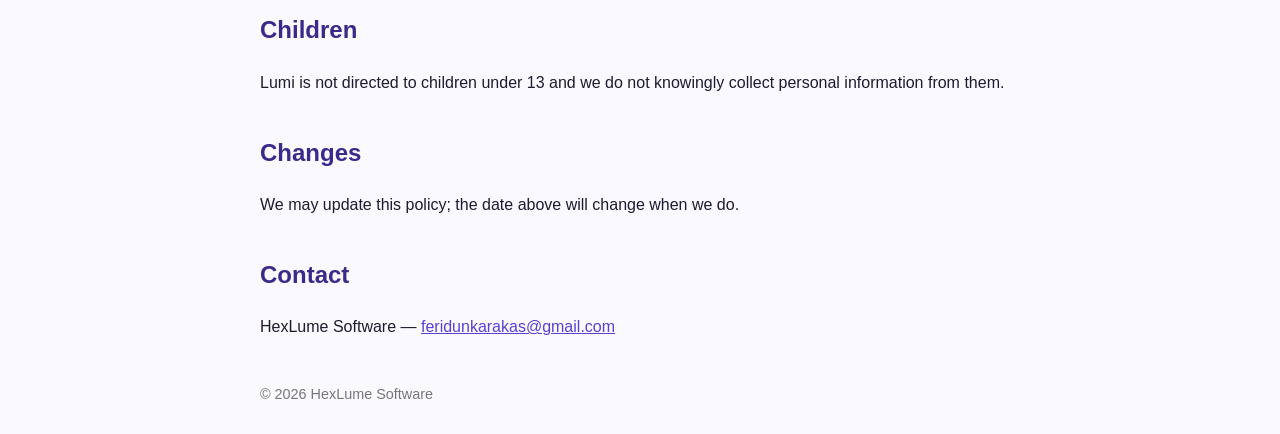
<file: lumi/privacy/index.html>
<!doctype html><html lang="en"><head><meta charset="utf-8"><meta name="viewport" content="width=device-width,initial-scale=1"><title>Lumi Privacy Policy</title><style>body{font-family:-apple-system,Segoe UI,Roboto,sans-serif;max-width:760px;margin:0 auto;padding:28px 18px;line-height:1.6;color:#1d1b2e;background:#faf9ff}h1,h2{color:#3b2a8a}h2{margin-top:1.6em}a{color:#5a3fd0}footer{margin-top:3em;color:#777;font-size:.9em}</style></head><body><h1>Lumi Privacy Policy</h1>
<p>Last updated: November 24, 2026. This policy describes how HexLume Software ("we") handles information in the game Lumi: Lantern Logic Puzzle on iOS and Android.</p>
<h2>Information we collect</h2>
<p>You do not need to create an account. Lumi does not collect your name, email address, phone number, precise location or contacts, and does not send your game progress to our servers. Progress, settings and purchases are stored on your device only.</p>
<h2>Anonymous gameplay statistics</h2>
<p>To improve the game (for example, to see which levels are too hard), Lumi sends anonymous gameplay events to our server: a random install ID created by the game, app version, platform, game language, and events such as level started, completed or failed, time spent, mode played, hints used, ads watched and purchases made. This ID is not linked to your name, account, device advertising ID or contacts, and we do not use it for advertising or tracking. Events are deleted after 90 days.</p>
<h2>App install measurement</h2>
<p>Lumi includes the Meta (Facebook) SDK to measure app installs and app opens from our ads. It may collect device information and app events as described in <a href="https://www.facebook.com/privacy/policy/">Meta's Privacy Policy</a>. On iOS, the advertising identifier is used only if you allow tracking.</p>
<h2>Advertising</h2>
<p>Lumi shows optional rewarded video ads that you can choose to watch for extra rewards. Ads are served through Unity LevelPlay with ad networks such as ironSource Ads. These partners may collect device information, such as your IP address (which can indicate your approximate location), device identifiers, ad interactions and basic diagnostics, to show and measure ads and to prevent fraud.</p>
<p><strong>iOS:</strong> the Advertising Identifier (IDFA) is used only if you allow it in the iOS tracking prompt. You can change your choice at any time in Settings &gt; Privacy &amp; Security &gt; Tracking.</p>
<p><strong>Android:</strong> the Android Advertising ID may be used. You can reset or delete it at any time in your device settings (Settings &gt; Privacy &gt; Ads, or Settings &gt; Google &gt; Ads, depending on your device).</p>
<h2>Purchases</h2>
<p>In-app purchases are processed by Apple on iOS and by Google Play on Android. We do not receive your payment details.</p>
<h2>How we use information</h2>
<p>We use advertising-related information only through our ad partners, to show and measure ads. We do not sell your personal information.</p>
<h2>Data storage and deletion</h2>
<p id="delete">Game data is stored on your device and is removed when you uninstall the game or clear its data. The only data on our servers is the anonymous gameplay statistics described above; it is not linked to you and is deleted after 90 days. Data collected by our advertising partners is handled under their own policies. Questions or requests: email <a href="mailto:feridunkarakas@gmail.com?subject=Lumi%20data%20request">feridunkarakas@gmail.com</a>.</p>
<h2>Children</h2>
<p>Lumi is not directed to children under 13 and we do not knowingly collect personal information from them.</p>
<h2>Changes</h2>
<p>We may update this policy; the date above will change when we do.</p>
<h2>Contact</h2>
<p>HexLume Software &mdash; <a href="mailto:feridunkarakas@gmail.com">feridunkarakas@gmail.com</a></p><footer>&copy; 2026 HexLume Software</footer></body></html>
</file>
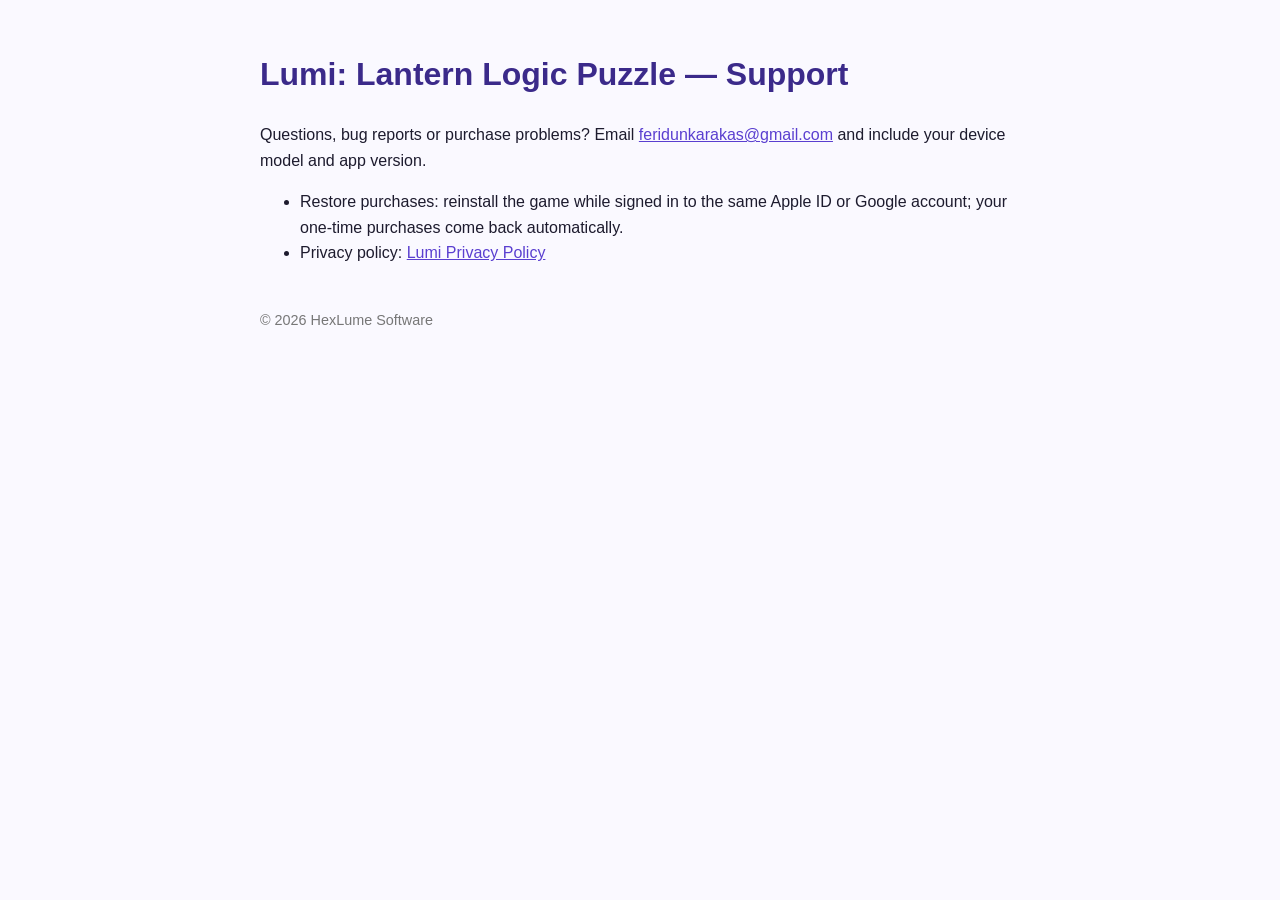
<file: lumi/support/index.html>
<!doctype html><html lang="en"><head><meta charset="utf-8"><meta name="viewport" content="width=device-width,initial-scale=1"><title>Lumi Support</title><style>body{font-family:-apple-system,Segoe UI,Roboto,sans-serif;max-width:760px;margin:0 auto;padding:28px 18px;line-height:1.6;color:#1d1b2e;background:#faf9ff}h1,h2{color:#3b2a8a}h2{margin-top:1.6em}a{color:#5a3fd0}footer{margin-top:3em;color:#777;font-size:.9em}</style></head><body><h1>Lumi: Lantern Logic Puzzle &mdash; Support</h1>
<p>Questions, bug reports or purchase problems? Email <a href="mailto:feridunkarakas@gmail.com?subject=Lumi%20support">feridunkarakas@gmail.com</a> and include your device model and app version.</p>
<ul><li>Restore purchases: reinstall the game while signed in to the same Apple ID or Google account; your one-time purchases come back automatically.</li>
<li>Privacy policy: <a href="../privacy/">Lumi Privacy Policy</a></li></ul><footer>&copy; 2026 HexLume Software</footer></body></html>
</file>
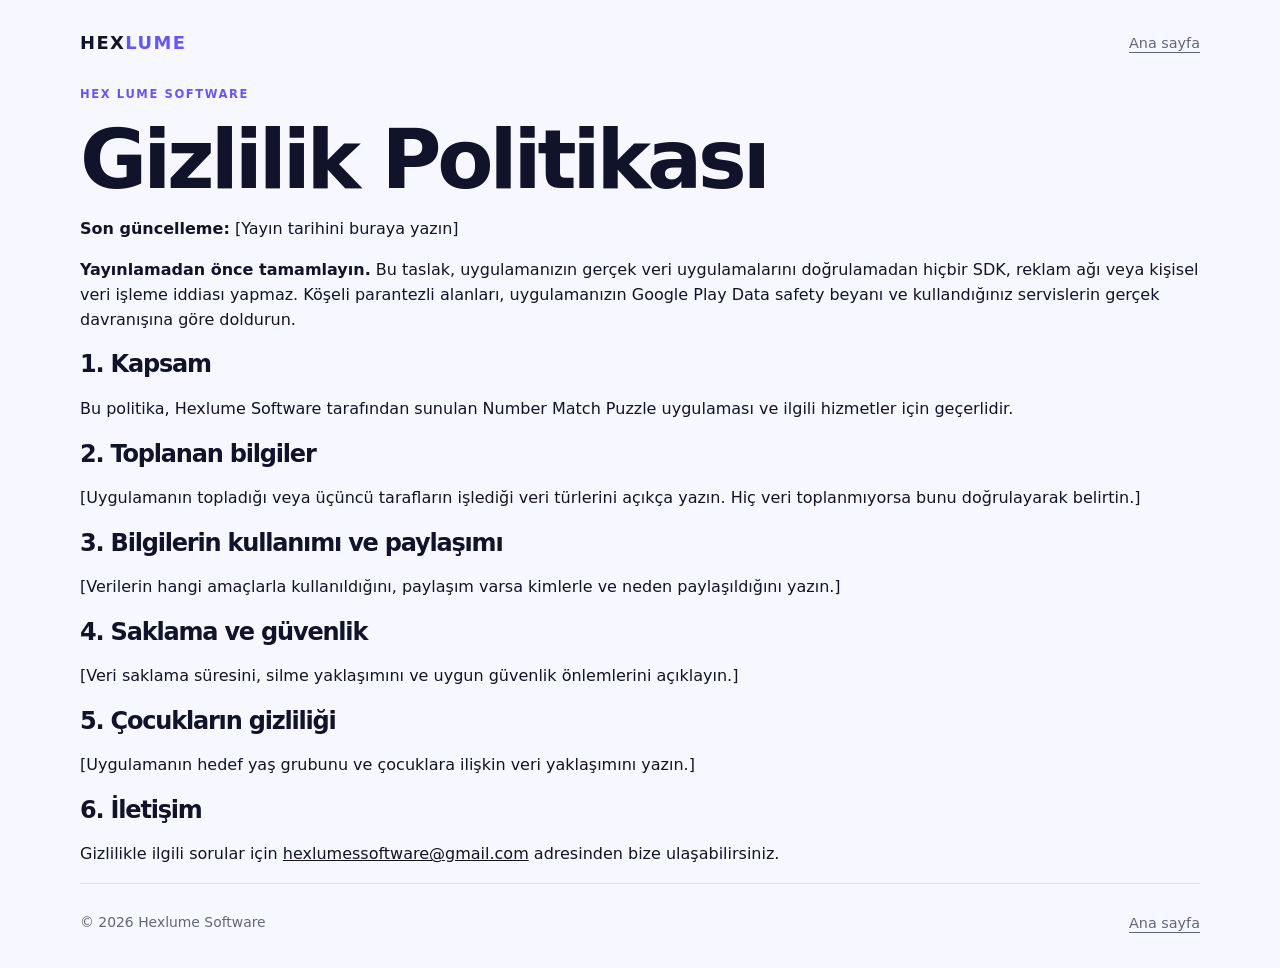
<file: privacy.html>
<!doctype html>
<html lang="tr">
  <head>
    <meta charset="utf-8">
    <meta name="viewport" content="width=device-width, initial-scale=1">
    <meta name="description" content="Hexlume Software gizlilik politikası.">
    <title>Gizlilik Politikası — Hexlume Software</title>
    <link rel="stylesheet" href="styles.css">
  </head>
  <body>
    <header class="site-header">
      <a class="brand" href="index.html" aria-label="Hexlume Software ana sayfa">HEX<span>LUME</span></a>
      <a class="header-link" href="index.html">Ana sayfa</a>
    </header>
    <main class="policy-page">
      <p class="eyebrow">HEX LUME SOFTWARE</p>
      <h1>Gizlilik Politikası</h1>
      <p class="policy-date"><strong>Son güncelleme:</strong> [Yayın tarihini buraya yazın]</p>

      <div class="policy-note">
        <strong>Yayınlamadan önce tamamlayın.</strong> Bu taslak, uygulamanızın gerçek veri uygulamalarını doğrulamadan hiçbir SDK, reklam ağı veya kişisel veri işleme iddiası yapmaz. Köşeli parantezli alanları, uygulamanızın Google Play Data safety beyanı ve kullandığınız servislerin gerçek davranışına göre doldurun.
      </div>

      <section>
        <h2>1. Kapsam</h2>
        <p>Bu politika, Hexlume Software tarafından sunulan Number Match Puzzle uygulaması ve ilgili hizmetler için geçerlidir.</p>
      </section>
      <section>
        <h2>2. Toplanan bilgiler</h2>
        <p>[Uygulamanın topladığı veya üçüncü tarafların işlediği veri türlerini açıkça yazın. Hiç veri toplanmıyorsa bunu doğrulayarak belirtin.]</p>
      </section>
      <section>
        <h2>3. Bilgilerin kullanımı ve paylaşımı</h2>
        <p>[Verilerin hangi amaçlarla kullanıldığını, paylaşım varsa kimlerle ve neden paylaşıldığını yazın.]</p>
      </section>
      <section>
        <h2>4. Saklama ve güvenlik</h2>
        <p>[Veri saklama süresini, silme yaklaşımını ve uygun güvenlik önlemlerini açıklayın.]</p>
      </section>
      <section>
        <h2>5. Çocukların gizliliği</h2>
        <p>[Uygulamanın hedef yaş grubunu ve çocuklara ilişkin veri yaklaşımını yazın.]</p>
      </section>
      <section>
        <h2>6. İletişim</h2>
        <p>Gizlilikle ilgili sorular için <a href="mailto:hexlumessoftware@gmail.com">hexlumessoftware@gmail.com</a> adresinden bize ulaşabilirsiniz.</p>
      </section>
    </main>
    <footer>
      <span>© <span id="year"></span> Hexlume Software</span>
      <a href="index.html">Ana sayfa</a>
    </footer>
    <script src="script.js"></script>
  </body>
</html>
</file>
<file: styles.css>
:root{--ink:#101329;--paper:#f7f8ff;--purple:#6657f5;--pink:#fb5b92;--muted:#62667d;--line:#dedfec}*{box-sizing:border-box}html{scroll-behavior:smooth}body{margin:0;color:var(--ink);background:var(--paper);font-family:Inter,ui-sans-serif,system-ui,-apple-system,BlinkMacSystemFont,"Segoe UI",sans-serif;line-height:1.55}a{color:inherit}.site-header,main,footer{width:min(1120px,calc(100% - 48px));margin-inline:auto}.site-header{min-height:86px;display:flex;align-items:center;justify-content:space-between}.brand{font-size:1.12rem;font-weight:900;letter-spacing:.08em;text-decoration:none}.brand span{color:var(--purple)}.header-actions{display:flex;gap:22px;align-items:center}.header-link,footer a{color:var(--muted);font-size:.9rem;text-underline-offset:4px}.language-switcher{display:flex;padding:3px;border:1px solid var(--line);border-radius:999px;background:white}.language{padding:4px 7px;border:0;border-radius:999px;color:var(--muted);background:transparent;font:800 .7rem/1 inherit;cursor:pointer}.language.active{color:white;background:var(--ink)}.hero{display:grid;grid-template-columns:1.08fr .92fr;gap:5vw;align-items:center;min-height:620px;padding:70px 0}.eyebrow{margin:0 0 14px;color:var(--purple);font-size:.72rem;font-weight:850;letter-spacing:.14em}h1,h2{letter-spacing:-.05em;line-height:1.02}h1{margin:0;font-size:clamp(3.25rem,6.4vw,6.1rem)}h1 em,.contact em{color:var(--purple);font-style:normal}.intro{max-width:535px;margin:27px 0 0;color:var(--muted);font-size:1.13rem}.store-row{display:flex;flex-wrap:wrap;gap:12px;margin-top:31px}.store-button{display:flex;align-items:center;gap:10px;min-width:164px;padding:10px 14px;border:1px solid var(--line);border-radius:12px;background:white;text-decoration:none;transition:transform .18s ease,box-shadow .18s ease}.store-button:hover{transform:translateY(-2px);box-shadow:0 8px 20px #22244014}.store-button.primary{color:white;background:var(--ink);border-color:var(--ink)}.store-button small,.store-button strong{display:block;line-height:1.15}.store-button small{font-size:.57rem;letter-spacing:.07em}.store-button strong{font-size:.9rem}.store-mark,.apple-mark{font-size:1rem}.apple-mark{font-size:1.5rem;line-height:.7}.hero-art{position:relative;display:grid;place-items:center;min-height:390px;overflow:hidden;border-radius:32px;background:radial-gradient(circle at 80% 15%,#aa9dff 0,transparent 35%),linear-gradient(135deg,#4736d2,#7761fc 64%,#ff88b8)}.hero-art:before{position:absolute;inset:18px;border:1px solid #ffffff3d;border-radius:22px;content:""}.number-grid{position:relative;z-index:1;display:grid;grid-template-columns:repeat(3,76px);gap:10px;padding:28px;transform:rotate(-8deg)}.number-grid span{display:grid;place-items:center;height:76px;border-radius:18px;background:#ffffffed;box-shadow:0 12px 25px #16104d2e;color:#32288a;font-size:1.75rem;font-weight:850}.number-grid span:nth-child(2),.number-grid span:nth-child(6){color:white;background:#ff5d99}.number-grid i{position:absolute;right:3px;bottom:5px;color:#ffe26f;font-style:normal;font-size:3.2rem;font-weight:900}.section-heading{display:flex;align-items:baseline;justify-content:space-between;margin:0 0 16px}.section-heading>span{color:var(--muted);font-size:.82rem}.app-section{padding:0 0 100px}.app-card{display:grid;grid-template-columns:190px 1fr;gap:clamp(30px,5vw,70px);align-items:center;padding:clamp(30px,5vw,58px);overflow:hidden;color:white;background:linear-gradient(120deg,#1d1e3c,#34315e);border-radius:30px}.app-icon{position:relative;display:grid;place-items:center;width:180px;aspect-ratio:1;border:7px solid #ffffffeb;border-radius:34px;background:linear-gradient(145deg,#ff82b4,#f34888);box-shadow:inset 0 -17px 30px #930e4b2e,0 18px 32px #05051e6b;font-size:2.5rem;font-weight:900;letter-spacing:-.13em;transform:rotate(-7deg)}.app-icon b{position:absolute;right:14px;bottom:7px;color:#ffe065;font-size:2rem;transform:rotate(7deg)}.app-icon em{position:absolute;left:12px;top:12px;color:#fff6;letter-spacing:-.1em;font-size:1.2rem;font-style:normal}.app-copy h2{margin:0;font-size:clamp(2.4rem,4vw,4rem)}.app-subtitle{margin:8px 0 0!important;color:#bfbbff!important;font-weight:750;font-size:.95rem!important;letter-spacing:.06em;text-transform:uppercase}.app-copy>p:not(.app-subtitle){max-width:570px;margin:18px 0 25px;color:#ffffffbf;font-size:1.06rem}.card-links{display:flex;flex-wrap:wrap;gap:22px}.card-links a{color:white;font-weight:750;font-size:.92rem;text-underline-offset:5px}.values{display:grid;grid-template-columns:repeat(3,1fr);gap:34px;padding:0 0 112px}.values div{padding-top:20px;border-top:1px solid var(--line)}.values span{color:var(--pink);font-size:.78rem;font-weight:800}.values h2{margin:16px 0 10px;font-size:1.42rem}.values p{max-width:250px;margin:0;color:var(--muted);font-size:.94rem}.contact{padding:0 0 104px}.contact h2{margin:0 0 20px;font-size:clamp(2.7rem,5vw,4.6rem)}.email{color:var(--purple);font-size:clamp(1.1rem,2vw,1.36rem);font-weight:750;text-underline-offset:6px}footer{display:flex;justify-content:space-between;padding:28px 0 34px;border-top:1px solid var(--line);color:var(--muted);font-size:.87rem}@media(max-width:760px){.hero{grid-template-columns:1fr;gap:42px;padding:52px 0 70px}.hero-art{min-height:300px;order:-1}.number-grid{grid-template-columns:repeat(3,60px);gap:8px}.number-grid span{height:60px;border-radius:14px;font-size:1.4rem}.app-card{grid-template-columns:1fr;border-radius:24px}.app-icon{width:142px;border-radius:28px}.values{grid-template-columns:1fr;gap:23px;padding-bottom:78px}.contact{padding-bottom:75px}}@media(max-width:500px){.site-header,main,footer{width:min(100% - 32px,1120px)}.header-actions{gap:13px}.hero{min-height:unset}.store-button{flex:1;min-width:138px}.section-heading{align-items:flex-start;flex-direction:column;gap:4px}.app-section{padding-bottom:76px}footer{align-items:flex-start;flex-direction:column;gap:8px}}
</file>
